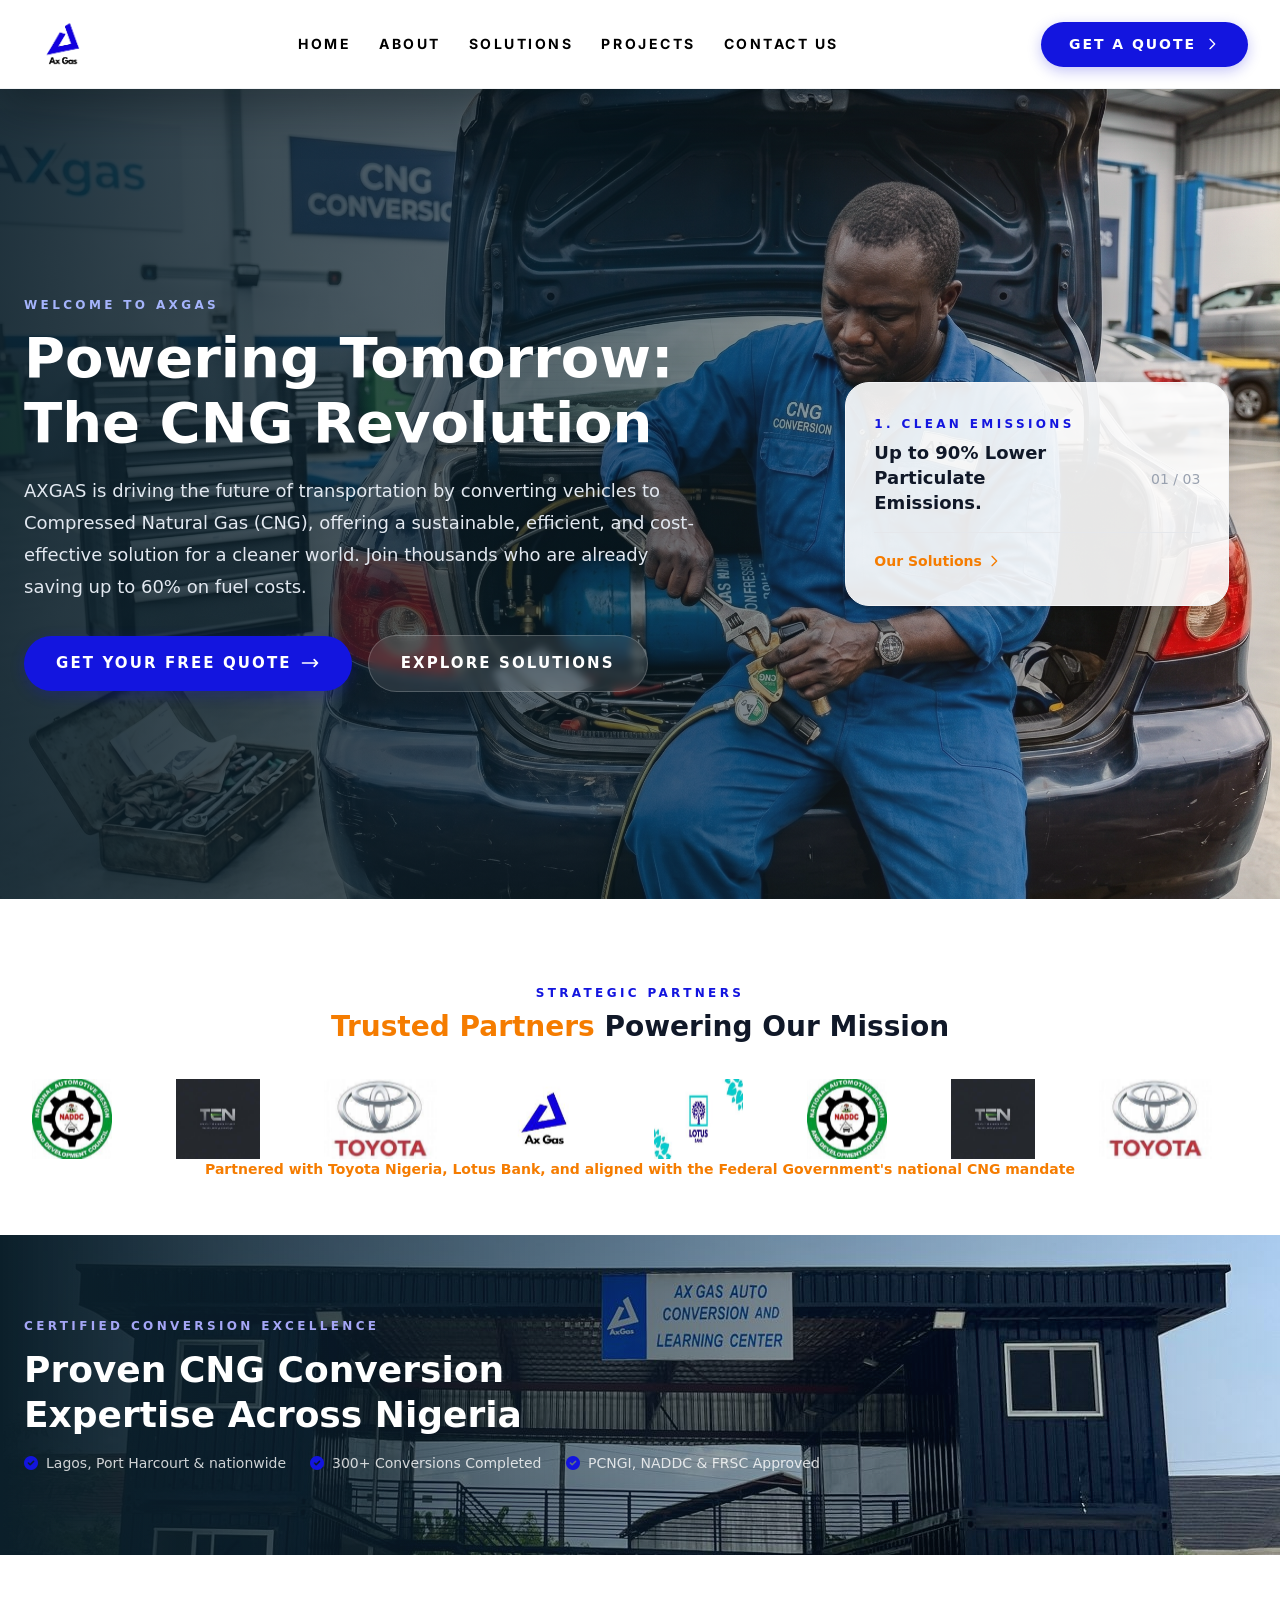
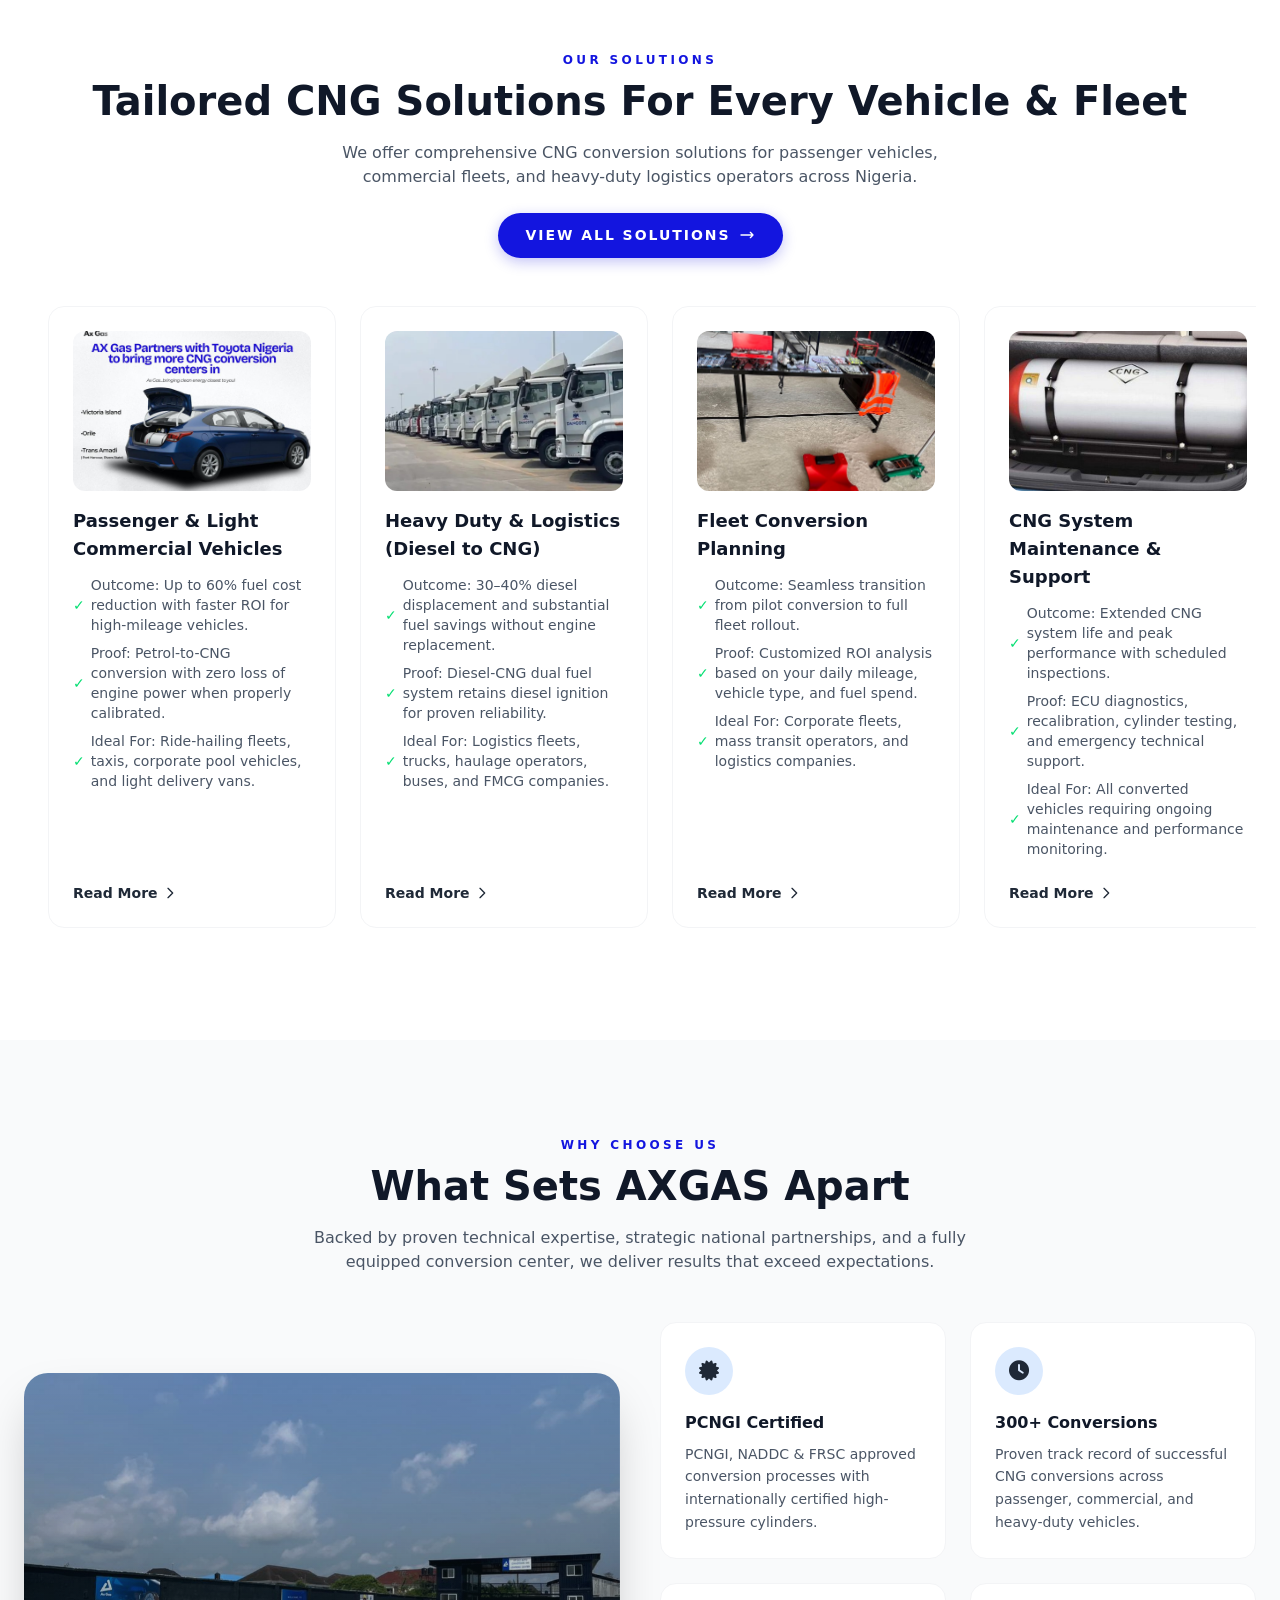
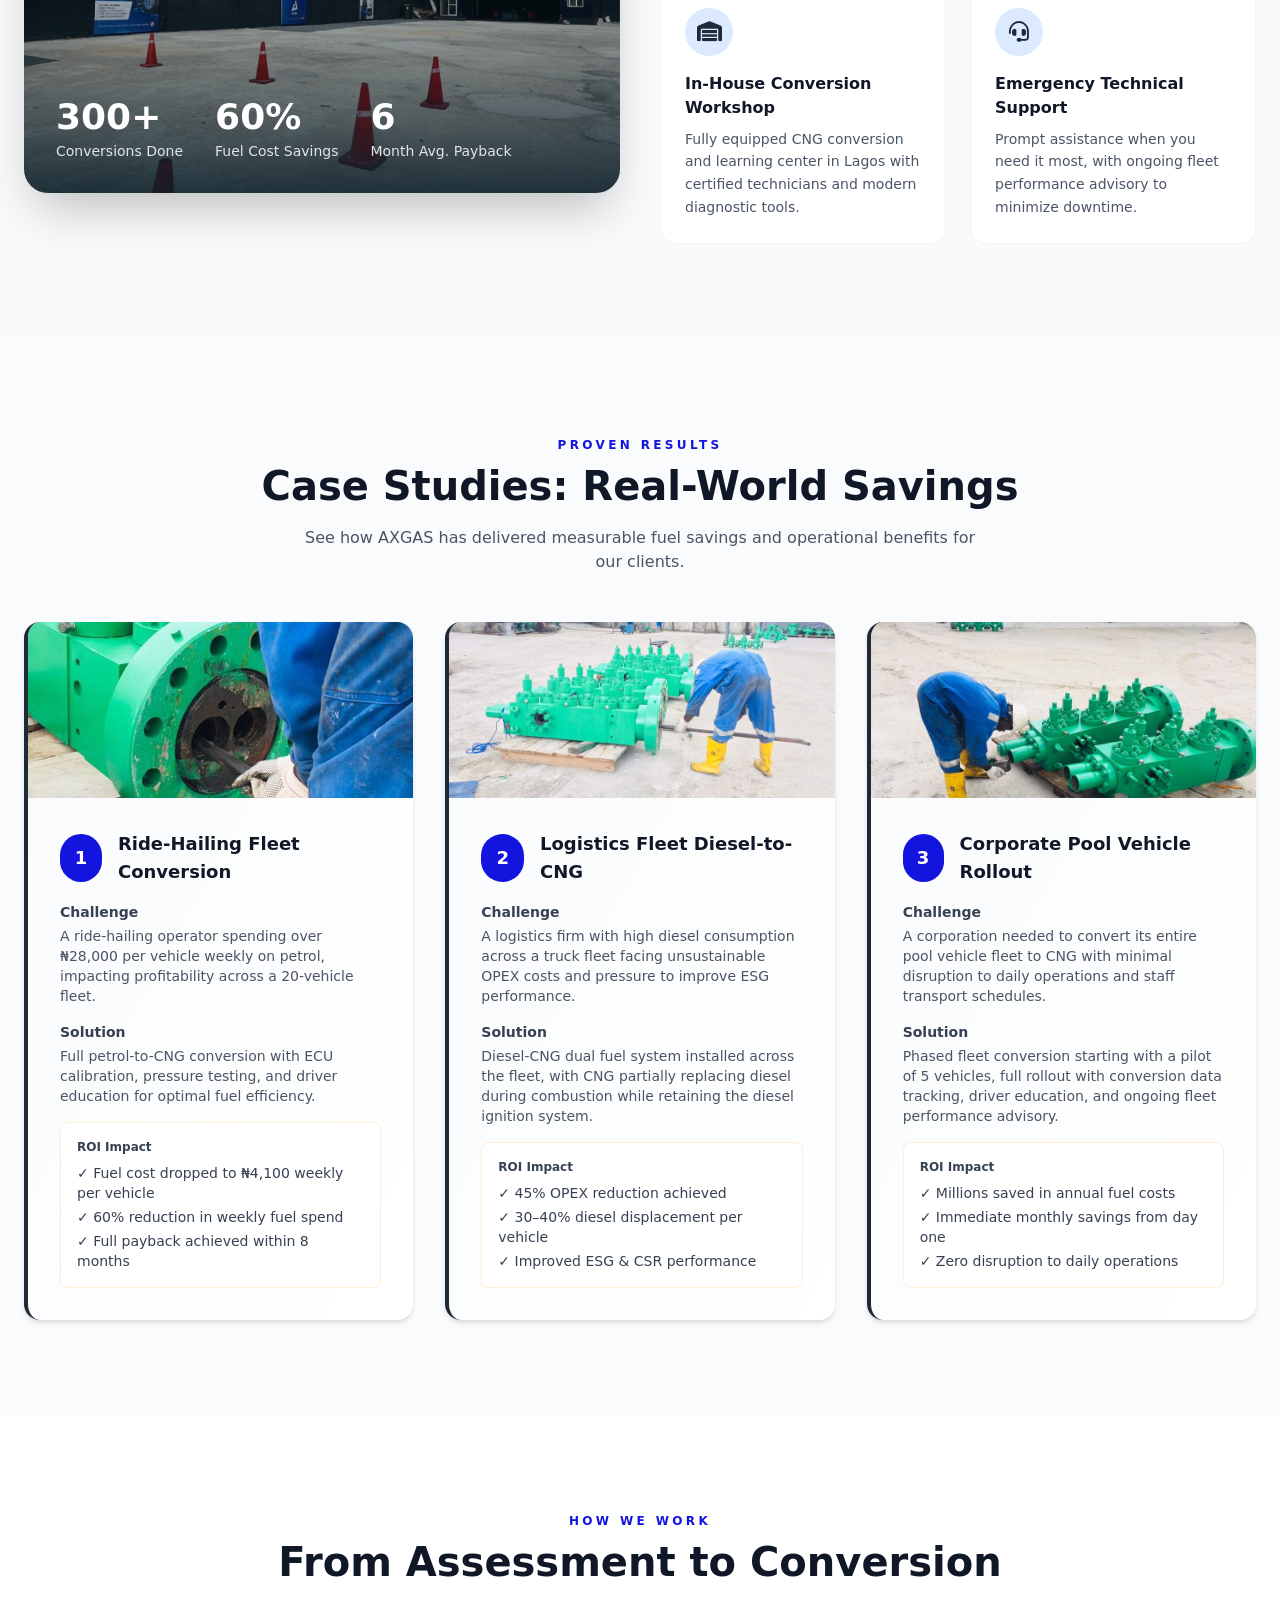
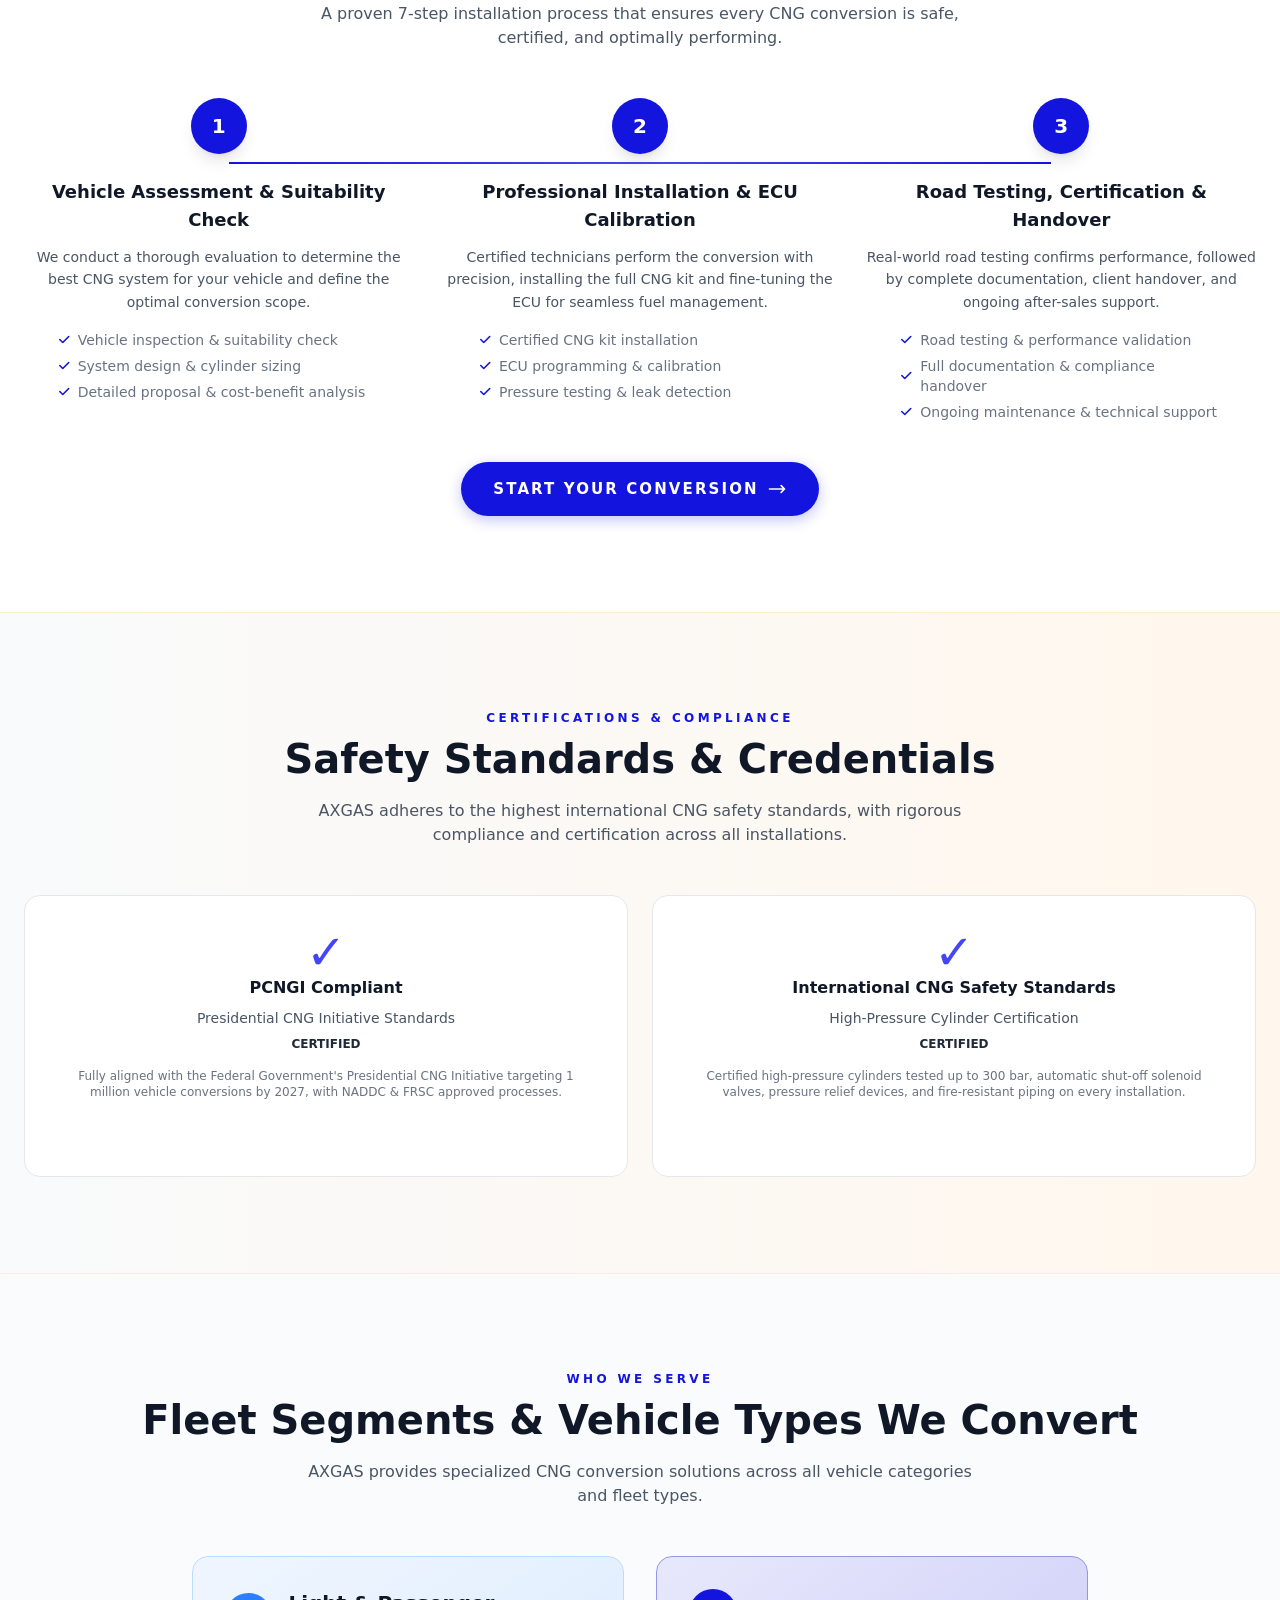
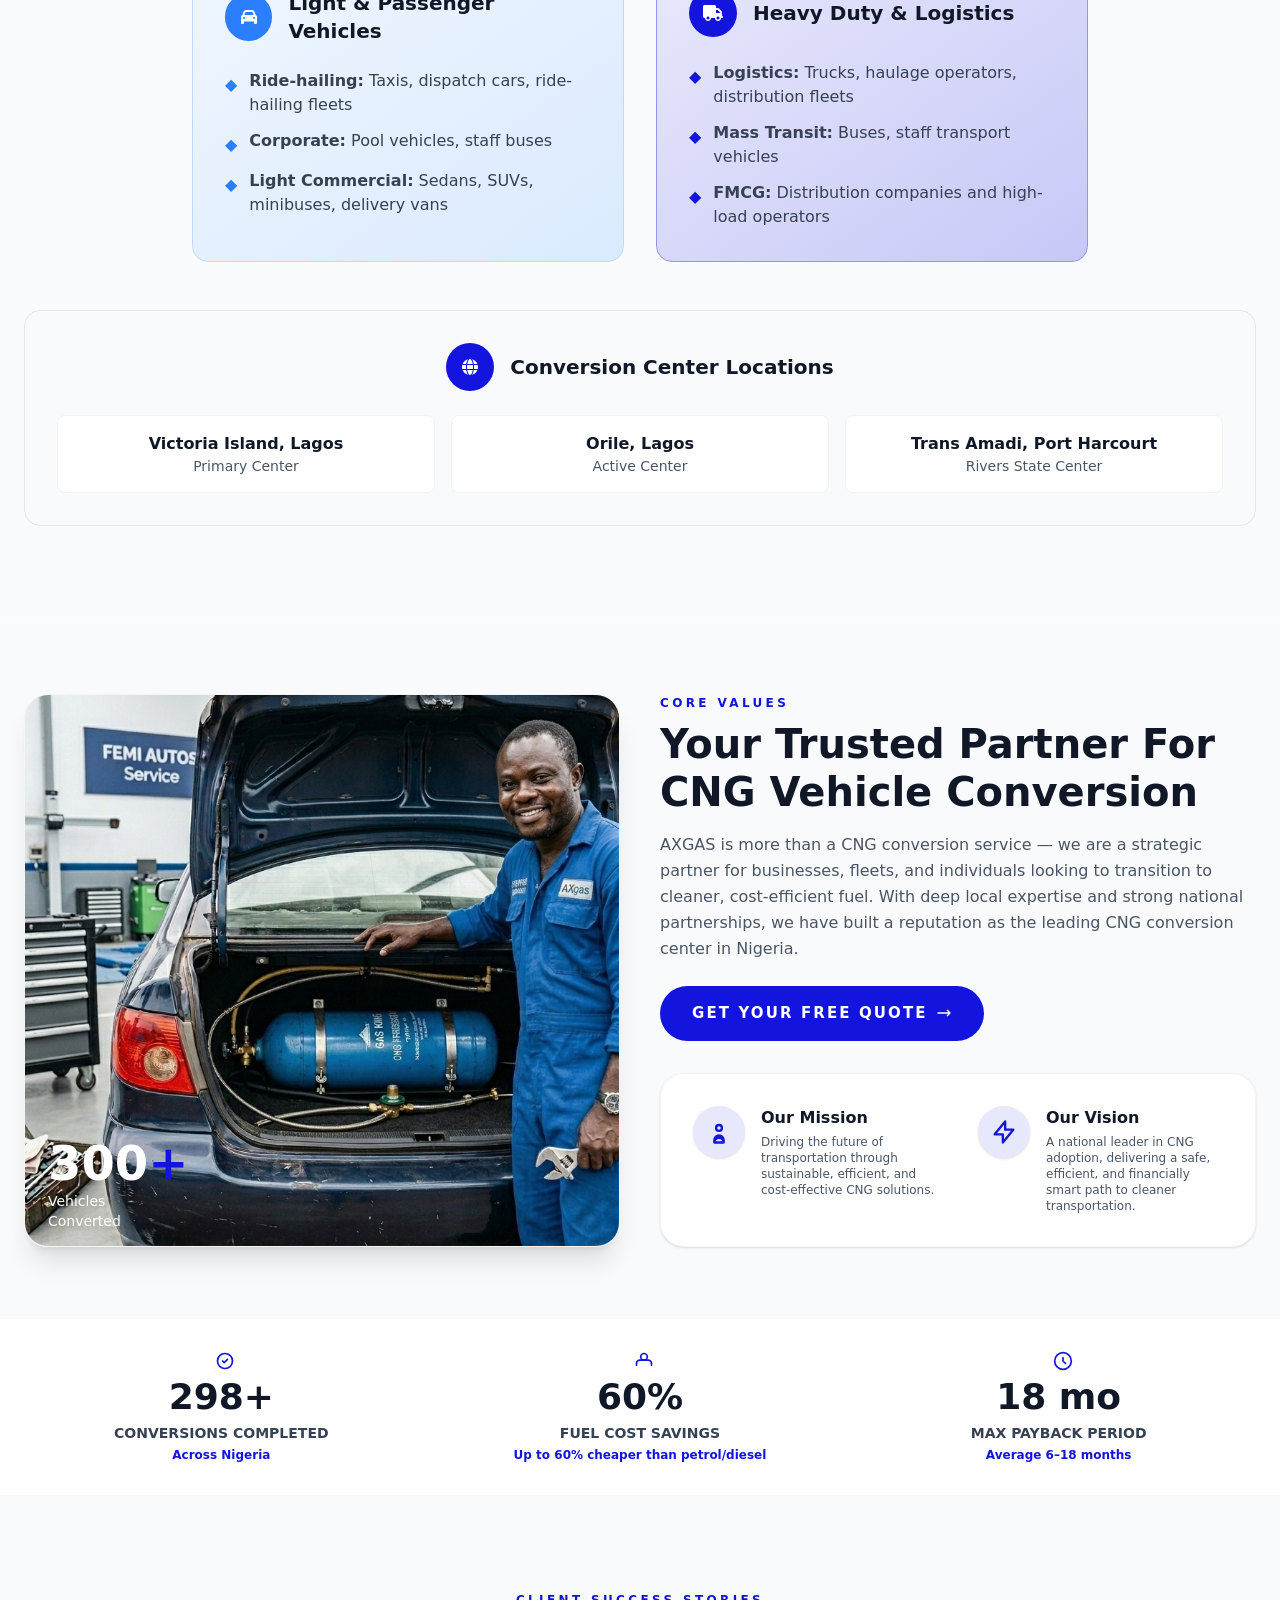
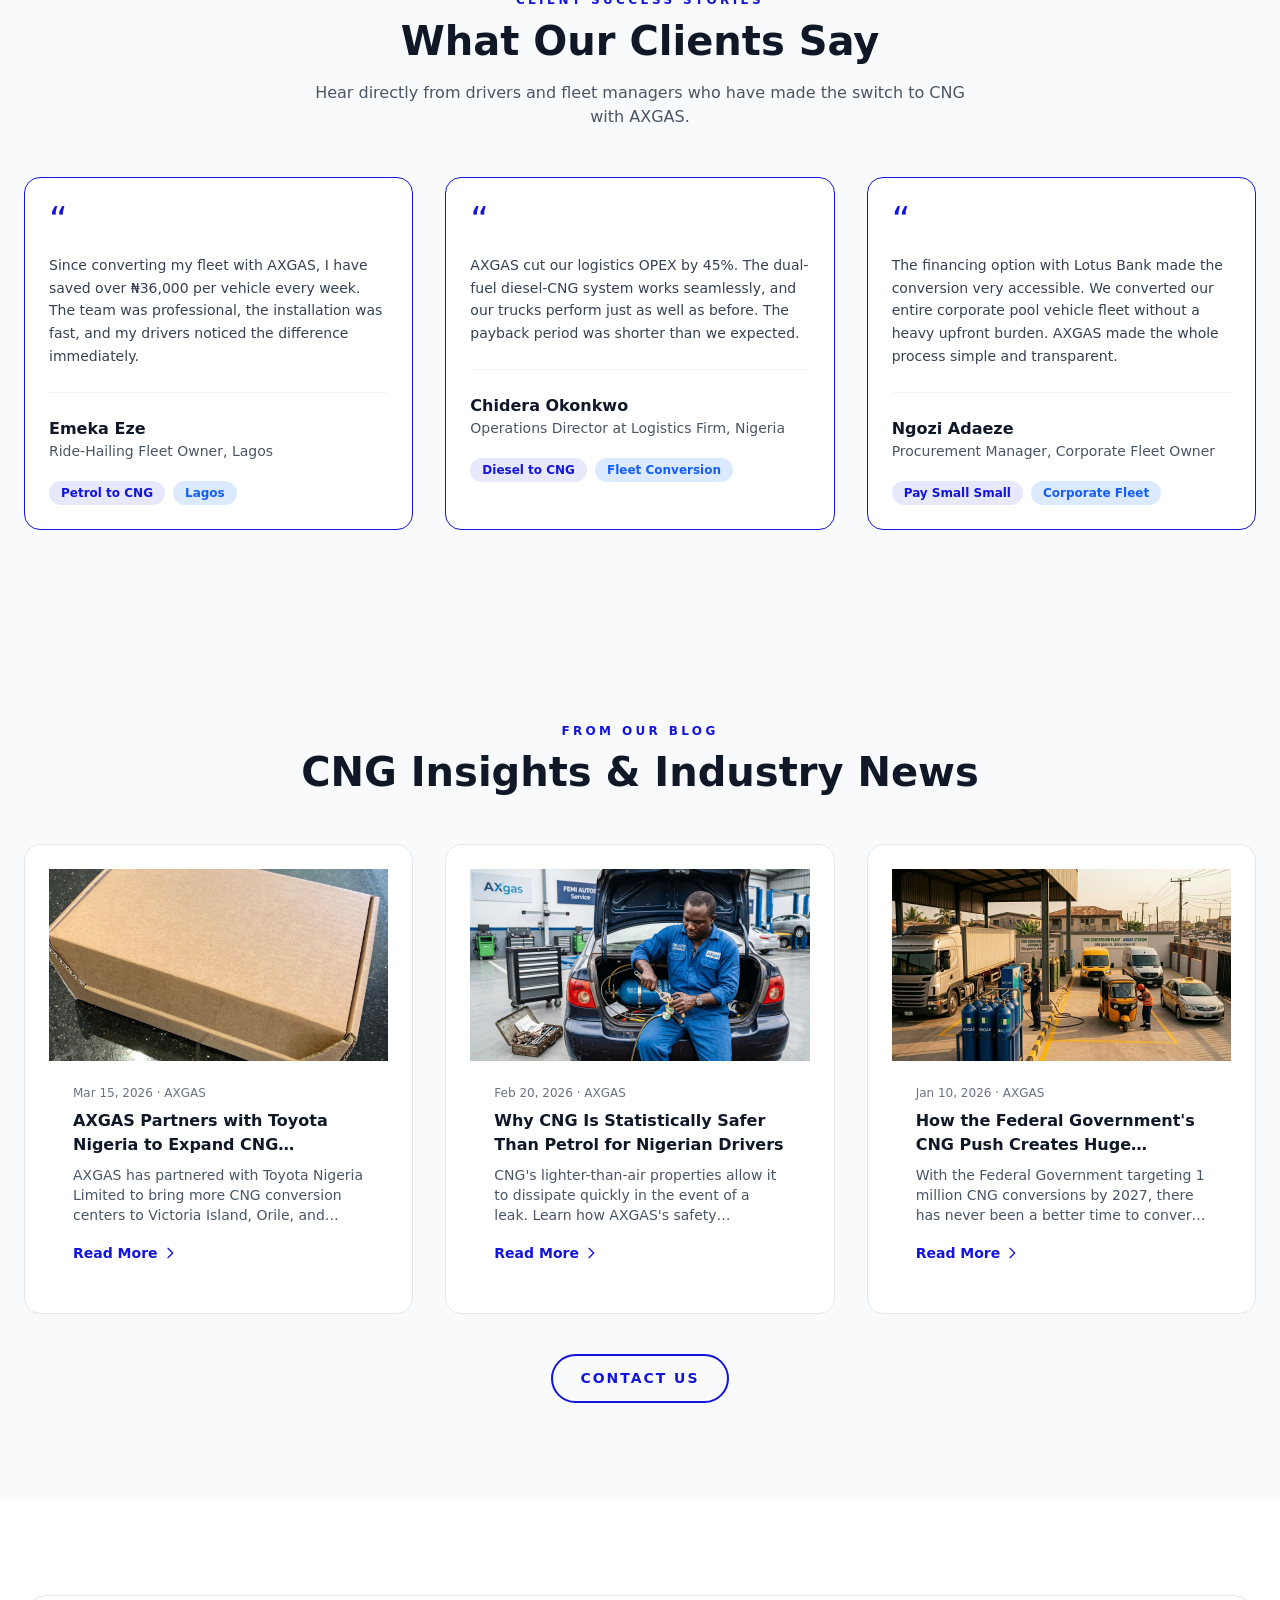
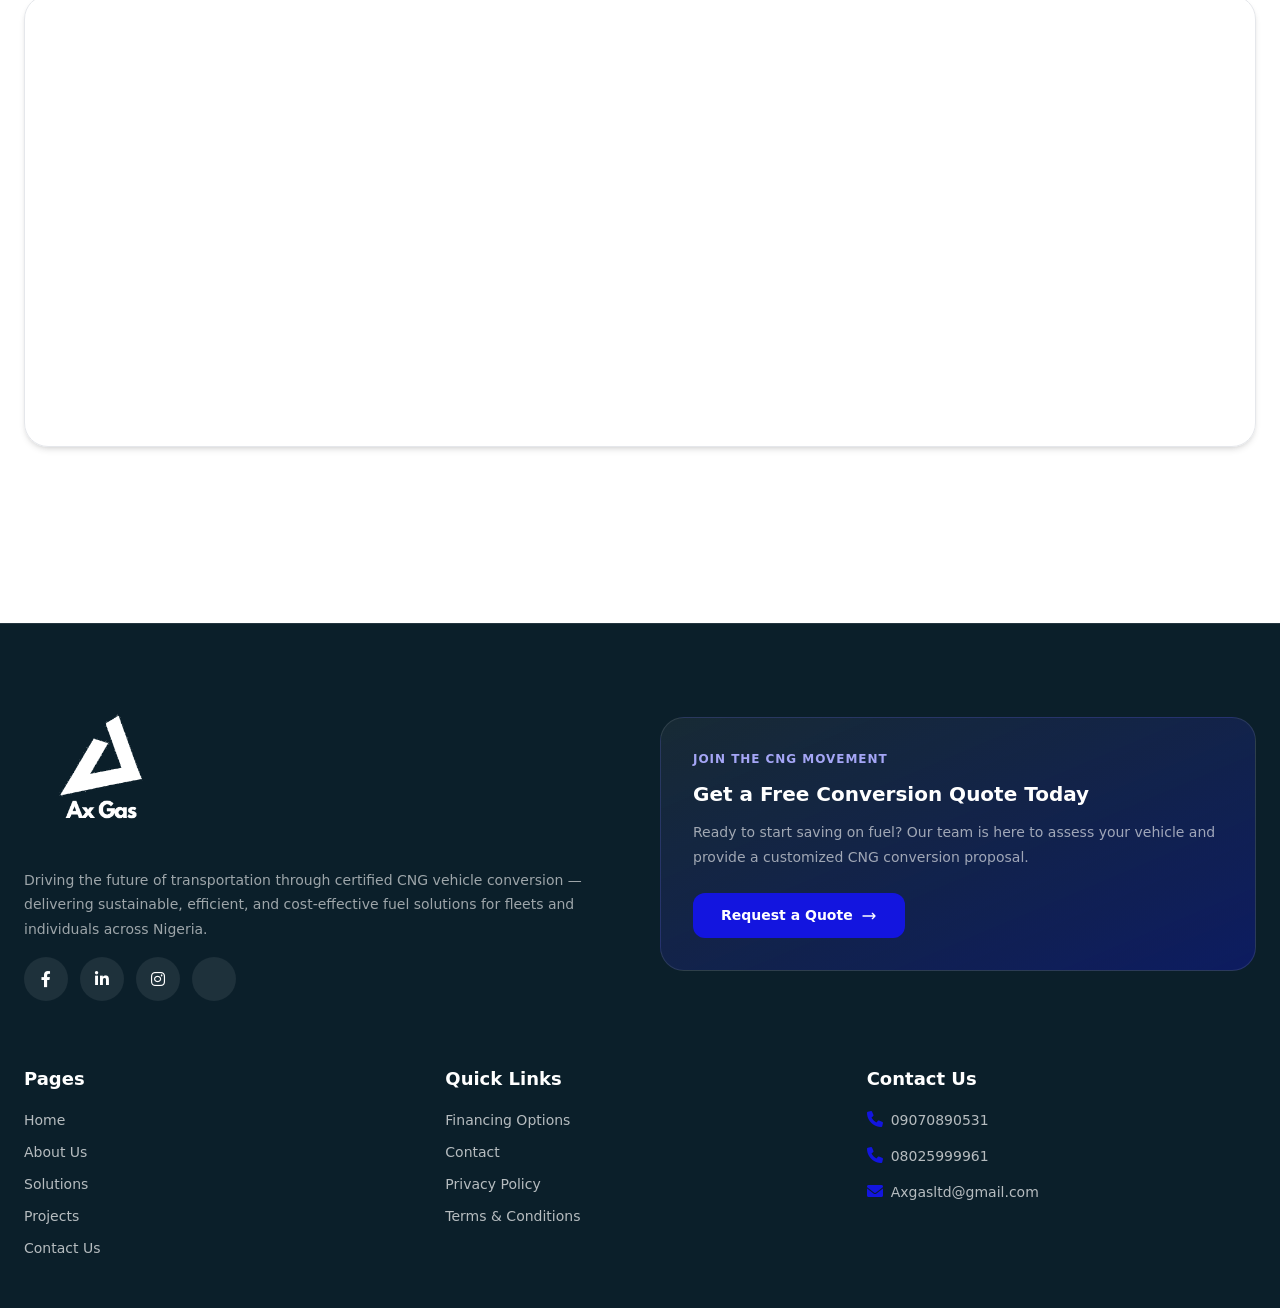
<file: index.html>
<!DOCTYPE html>
<html lang="en">
<head>
    <meta charset="UTF-8">
    <meta name="viewport" content="width=device-width, initial-scale=1.0">
    <meta name="description" content="AXGAS is driving the future of transportation by converting vehicles to Compressed Natural Gas (CNG), offering a sustainable, efficient, and cost-effective solution for a cleaner world.">
    <meta name="robots" content="index, follow">
    <title>Home | AXGAS – CNG Vehicle Conversion</title>

    <!-- Canonical -->
    <link rel="canonical" href="https://axgasltd.com/">

    <!-- Open Graph -->
    <meta property="og:title" content="Home | AXGAS – CNG Vehicle Conversion">
    <meta property="og:description" content="AXGAS is driving the future of transportation by converting vehicles to Compressed Natural Gas (CNG), offering a sustainable, efficient, and cost-effective solution for a cleaner world.">
    <meta property="og:type" content="website">
    <meta property="og:url" content="https://axgasltd.com/">
    <meta property="og:image" content="img/axgas-logo.png">
    <meta property="og:image:width" content="1200">
    <meta property="og:image:height" content="630">
    <meta property="og:site_name" content="AXGAS">

    <!-- Twitter Card -->
    <meta name="twitter:card" content="summary_large_image">
    <meta name="twitter:title" content="Home | AXGAS – CNG Vehicle Conversion">
    <meta name="twitter:description" content="AXGAS is driving the future of transportation by converting vehicles to Compressed Natural Gas (CNG), offering a sustainable, efficient, and cost-effective solution for a cleaner world.">
    <meta name="twitter:image" content="img/axgas-logo.png">

    <!-- Preconnect hints -->
    <link rel="preconnect" href="https://cdnjs.cloudflare.com" crossorigin>

    <!-- LCP image preload -->
        <link rel="preload" as="image" type="image/webp" href="img/oil-platform.webp" fetchpriority="high">
    
    <meta name="theme-color" content="#1315DF">
    <link rel="icon" href="img/cropped-siteicon-32x32.png" type="image/png">
    <link rel="apple-touch-icon" href="img/axgas-logo.png">
    <link rel="stylesheet" href="css/tailwind.css">
    <link rel="stylesheet" href="css/animate.css">
    <link rel="stylesheet" href="css/custom.css">
    <link rel="preload" href="https://cdnjs.cloudflare.com/ajax/libs/font-awesome/6.0.0/css/all.min.css" as="style" onload="this.onload=null;this.rel='stylesheet'">
    <noscript><link rel="stylesheet" href="https://cdnjs.cloudflare.com/ajax/libs/font-awesome/6.0.0/css/all.min.css"></noscript>
</head>
<body class="site-atmosphere min-h-screen text-gray-800 antialiased">

<!-- Skip to main content -->
<a href="#main-content" class="sr-only-text focus:not-sr-only focus:fixed focus:top-4 focus:left-4 focus:z-[9999] focus:px-4 focus:py-2 focus:bg-brand-orange focus:text-white focus:rounded-lg focus:text-sm focus:font-semibold focus:shadow-lg" style="position:absolute;width:1px;height:1px;padding:0;margin:-1px;overflow:hidden;clip:rect(0,0,0,0);white-space:nowrap;border:0;" onfocus="this.removeAttribute('style')" onblur="this.setAttribute('style','position:absolute;width:1px;height:1px;padding:0;margin:-1px;overflow:hidden;clip:rect(0,0,0,0);white-space:nowrap;border:0;')">
  Skip to main content
</a>

<header>
<!-- Navigation Bar -->
<nav class="sticky top-0 z-50 border-b brand-hairline bg-brand-base/95 px-4 py-3 shadow-brand backdrop-blur-md md:px-6 lg:px-8 transition-all duration-300" aria-label="Main navigation">
  <div class="mx-auto flex max-w-7xl items-center justify-between gap-4">
    <div class="flex items-center">
      <a href="index.html" aria-label="AXGAS home" class="block">
        <img src="img/axgas-logo.png" alt="AXGAS – CNG Vehicle Conversion" class="h-14 w-auto object-contain md:h-16 logo-image">
      </a>
    </div>
    <ul class="hidden md:flex items-center space-x-7 list-none m-0 p-0" role="menubar">
              <li role="none">
          <a href="index.html" role="menuitem" class="nav-link relative text-sm font-medium uppercase tracking-[0.18em] transition brand-link">Home</a>
        </li>
              <li role="none">
          <a href="about.html" role="menuitem" class="nav-link relative text-sm font-medium uppercase tracking-[0.18em] transition brand-link">About</a>
        </li>
              <li role="none">
          <a href="services.html" role="menuitem" class="nav-link relative text-sm font-medium uppercase tracking-[0.18em] transition brand-link">Solutions</a>
        </li>
              <li role="none">
          <a href="projects.html" role="menuitem" class="nav-link relative text-sm font-medium uppercase tracking-[0.18em] transition brand-link">Projects</a>
        </li>
              <li role="none">
          <a href="contact.html" role="menuitem" class="nav-link relative text-sm font-medium uppercase tracking-[0.18em] transition brand-link">Contact Us</a>
        </li>
          </ul>
    <div class="hidden md:block">
      <a href="contact.html#quote-form" class="btn btn-primary">
        Get a Quote
        <svg xmlns="http://www.w3.org/2000/svg" class="h-4 w-4 ml-2" fill="none" viewBox="0 0 24 24" stroke="currentColor" aria-hidden="true">
          <path stroke-linecap="round" stroke-linejoin="round" stroke-width="2" d="M9 5l7 7-7 7"/>
        </svg>
      </a>
    </div>
    <button id="mobile-menu-btn" class="md:hidden brand-panel flex h-11 w-11 items-center justify-center rounded-full text-white" aria-label="Open navigation menu" aria-expanded="false" aria-controls="mobile-menu">
      <svg xmlns="http://www.w3.org/2000/svg" class="h-6 w-6" fill="none" viewBox="0 0 24 24" stroke="currentColor" aria-hidden="true">
        <path stroke-linecap="round" stroke-linejoin="round" stroke-width="2" d="M4 6h16M4 12h16M4 18h16"/>
      </svg>
    </button>
  </div>
</nav>
</header>

<!-- Mobile Menu -->
<div id="mobile-menu" class="fixed inset-0 bg-black/60 z-50 hidden" role="dialog" aria-modal="true" aria-label="Navigation menu">
  <div class="absolute top-0 right-0 h-full w-72 brand-shell shadow-brand flex flex-col p-6 space-y-4 overflow-y-auto">
    <div class="flex items-center justify-between border-b brand-hairline pb-4">
      <img src="img/axgas-logo.png" alt="AXGAS – CNG Vehicle Conversion" class="h-12 w-auto object-contain logo-image">
      <button id="close-mobile-menu" class="brand-panel flex h-10 w-10 items-center justify-center rounded-full text-white" aria-label="Close navigation menu">
        <svg xmlns="http://www.w3.org/2000/svg" class="h-6 w-6" fill="none" viewBox="0 0 24 24" stroke="currentColor" aria-hidden="true">
          <path stroke-linecap="round" stroke-linejoin="round" stroke-width="2" d="M6 18L18 6M6 6l12 12"/>
        </svg>
      </button>
    </div>
   <nav aria-label="Mobile navigation">
  <ul class="space-y-1 list-none m-0 p-0">
    <li>
      <a href="index.html" class="block border-b brand-hairline py-3 text-sm uppercase tracking-[0.18em] brand-link">Home</a>
    </li>
    <li>
      <a href="about.html" class="block border-b brand-hairline py-3 text-sm uppercase tracking-[0.18em] brand-link">About</a>
    </li>
    <li>
      <a href="services.html" class="block border-b brand-hairline py-3 text-sm uppercase tracking-[0.18em] brand-link">Solutions</a>
    </li>
    <li>
      <a href="projects.html" class="block border-b brand-hairline py-3 text-sm uppercase tracking-[0.18em] brand-link">Projects</a>
    </li>
    <li>
      <a href="contact.html" class="block border-b brand-hairline py-3 text-sm uppercase tracking-[0.18em] brand-link">Contact Us</a>
    </li>
  </ul>
</nav>
    <a href="contact.html#quote-form" class="btn btn-primary justify-center mt-4">Get a Quote</a>
  </div>
</div>

<main id="main-content" role="main">
    
<!-- ============================================================
     SECTION: Hero
     ============================================================ -->
<section class="relative min-h-[90vh] flex items-center overflow-hidden" aria-label="Welcome hero">
  <!-- Hero background images (crossfade carousel) -->
  <div class="hero-carousel absolute inset-0" aria-hidden="true">
    <picture>
      <source>
      <img src="img/ea.jpeg" alt="" class="hero-slide hero-slide--active absolute inset-0 w-full h-full object-cover" loading="eager" fetchpriority="high" width="1920" height="1280" decoding="sync">
    </picture>
    <picture>
      <source>
      <img src="img/aaa.jpeg" alt="" class="hero-slide absolute inset-0 w-full h-full object-cover" loading="lazy" width="1920" height="1080" decoding="async">
    </picture>
    <picture>
      <source >
      <img src="img/ee.jpeg" alt="" class="hero-slide absolute inset-0 w-full h-full object-cover" loading="lazy" width="1920" height="1280" decoding="async">
    </picture>
    <div class="absolute inset-0 bg-gradient-to-r from-brand-base/90 via-brand-base/60 to-brand-orange/10"></div>
  </div>

  <div class="relative z-10 max-w-7xl mx-auto px-6 w-full flex items-center">
    <div class="w-full md:w-2/3">
      <p class="label-tag text-orange-300 mb-3 animate-fade-in-down">Welcome to AXGAS</p>
      <h1 class="heading-xl text-white max-w-4xl mb-5 drop-shadow animate-fade-in-down leading-tight">
        Powering Tomorrow:<br>The CNG Revolution
      </h1>
      <p class="max-w-2xl text-base md:text-lg mb-8 text-slate-200 animate-fade-in-up leading-8">
        AXGAS is driving the future of transportation by converting vehicles to Compressed Natural Gas (CNG), offering a sustainable, efficient, and cost-effective solution for a cleaner world. Join thousands who are already saving up to 60% on fuel costs.
      </p>
      <div class="flex flex-col gap-4 sm:flex-row sm:items-center">
        <a href="contact.html#quote-form" class="btn btn-primary btn-lg">
          Get Your Free Quote
          <svg xmlns="http://www.w3.org/2000/svg" class="ml-2 h-5 w-5" fill="none" viewBox="0 0 24 24" stroke="currentColor" stroke-width="2" aria-hidden="true">
            <path stroke-linecap="round" stroke-linejoin="round" d="M17 8l4 4m0 0l-4 4m4-4H3"/>
          </svg>
        </a>
        <a href="services.html" class="btn btn-secondary btn-lg">
          Explore Solutions
        </a>
      </div>
    </div>

    <!-- Rotating info card synced with hero images -->
    <div class="hidden md:block md:w-1/3 animate-fade-in-left">
      <div class="bg-white/90 shadow-xl py-8 px-7 rounded-3xl max-w-sm w-full z-30 border border-gray-100">
                <div class="hero-info-slide hero-info-slide--active" >
         <p class="label-tag mb-2" style="color: #1315DF;">1. Clean Emissions</p>
          <div class="flex justify-between items-center mb-4">
            <p class="font-bold text-lg max-w-[180px] leading-snug text-gray-900">Up to 90% Lower<br>Particulate Emissions.</p>
            <p class="text-gray-400 text-sm">01 / 03</p>
          </div>
        </div>
                <div class="hero-info-slide" style="display:none">
          <p class="label-tag  mb-2" style="color: #1315DF;"">2. Significant Fuel Savings</p>
          <div class="flex justify-between items-center mb-4">
            <p class="font-bold text-lg max-w-[180px] leading-snug text-gray-900">Save Up to 60%<br>on Fuel Costs.</p>
            <p class="text-gray-400 text-sm">02 / 03</p>
          </div>
        </div>
                <div class="hero-info-slide" style="display:none">
          <p class="label-tag  mb-2" style="color: #1315DF;">3. Future-Ready Fleets</p>
          <div class="flex justify-between items-center mb-4">
            <p class="font-bold text-lg max-w-[180px] leading-snug text-gray-900">Dual-Fuel<br>Operation.</p>
            <p class="text-gray-400 text-sm">03 / 03</p>
          </div>
        </div>
                <hr class="mb-4 border-t border-gray-200">
        <a href="services.html" class="text-sm font-semibold text-brand-orange inline-flex items-center hover:underline">
          Our Solutions
          <svg xmlns="http://www.w3.org/2000/svg" class="ml-1 h-4 w-4" fill="none" stroke="currentColor" stroke-width="2" viewBox="0 0 24 24" aria-hidden="true">
            <path stroke-linecap="round" stroke-linejoin="round" d="M9 5l7 7-7 7"/>
          </svg>
        </a>
      </div>
    </div>
  </div>

  <!-- Screen reader announcement for carousel -->
  <div class="sr-only" aria-live="polite" id="hero-announce"></div>
</section>

<!-- ============================================================
     SECTION: Partners - Trusted-by logo marquee
     ============================================================ -->
<section class="bg-white section-pad-sm overflow-hidden" aria-label="Trusted partnerships">
  <div class="max-w-7xl mx-auto px-6 text-center mb-8" data-parallax data-parallax-speed="0.08">
    <p class="label-tag mb-2">Strategic Partners</p>
    <h2 class="heading-md text-gray-900">
      <span class="text-brand-orange font-bold">Trusted Partners</span> Powering Our Mission
    </h2>
  </div>
    <div class="logo-marquee" aria-hidden="true" data-parallax data-parallax-speed="0.12">
    <div class="logo-marquee__track">
                        <img src="img/1.png" alt="Toyota Nigeria Limited" class="h-16 md:h-20 w-auto object-contain mx-8" loading="lazy">
                  <img src="img/2.png" alt="Lotus Bank Limited" class="h-16 md:h-20 w-auto object-contain mx-8" loading="lazy">
                  <img src="img/3.png" alt="PCNGI" class="h-16 md:h-20 w-auto object-contain mx-8" loading="lazy">
                  <img src="img/4.png" alt="NNPC" class="h-16 md:h-20 w-auto object-contain mx-8" loading="lazy">
                  <img src="img/5.png" alt="Axxela" class="h-16 md:h-20 w-auto object-contain mx-8" loading="lazy">
                  <img src="img/1.png" alt="Toyota Nigeria Limited" class="h-16 md:h-20 w-auto object-contain mx-8" loading="lazy">
                  <img src="img/2.png" alt="Lotus Bank Limited" class="h-16 md:h-20 w-auto object-contain mx-8" loading="lazy">
                  <img src="img/3.png" alt="PCNGI" class="h-16 md:h-20 w-auto object-contain mx-8" loading="lazy">
                  <img src="img/4.png" alt="NNPC" class="h-16 md:h-20 w-auto object-contain mx-8" loading="lazy">
                  <img src="img/5.png" alt="Axxela" class="h-16 md:h-20 w-auto object-contain mx-8" loading="lazy">
                  <img src="img/1.png" alt="Toyota Nigeria Limited" class="h-16 md:h-20 w-auto object-contain mx-8" loading="lazy">
                  <img src="img/2.png" alt="Lotus Bank Limited" class="h-16 md:h-20 w-auto object-contain mx-8" loading="lazy">
                  <img src="img/3.png" alt="PCNGI" class="h-16 md:h-20 w-auto object-contain mx-8" loading="lazy">
                  <img src="img/4.png" alt="NNPC" class="h-16 md:h-20 w-auto object-contain mx-8" loading="lazy">
                  <img src="img/5.png" alt="Axxela" class="h-16 md:h-20 w-auto object-contain mx-8" loading="lazy">
                 
                  </div>
  </div>
  <p class="text-center text-sm text-brand-orange font-semibold mt-8">Partnered with Toyota Nigeria, Lotus Bank, and aligned with the Federal Government's national CNG mandate</p>
</section>

<!-- ============================================================
     SECTION: Field Strip - Visual proof of operations
     ============================================================ -->
<section class="relative h-72 md:h-80 flex items-center overflow-hidden" aria-label="Conversion operations">
  <div class="absolute inset-0 bg-fixed bg-cover bg-center float-in-right float-in-strict" style="background-image: url('img/b.jpeg'); transition-delay: 0.08s;" aria-hidden="true"></div>
  <div class="absolute inset-0 bg-gradient-to-r from-brand-base via-brand-base/85 to-brand-base/30" aria-hidden="true"></div>
  <div class="relative z-10 max-w-7xl mx-auto px-6 w-full">
    <p class="label-tag mb-3 float-in-left float-in-strict" style="color: #a5a6f6; transition-delay: 0.12s;">Certified Conversion Excellence</p>
    <h2 class="text-3xl md:text-4xl font-bold text-white mb-4 max-w-xl leading-tight float-in-left float-in-strict" style="transition-delay: 0.28s;">
      Proven CNG Conversion<br>Expertise Across Nigeria
    </h2>
    <div class="flex flex-wrap gap-6 mt-2">
      <div class="flex items-center gap-2 text-white/80 text-sm font-medium float-in-left float-in-strict" style="transition-delay: 0.42s;">
        <i class="fas fa-check-circle" style="color: #1315DF;" aria-hidden="true"></i> Lagos, Port Harcourt &amp; nationwide
      </div>
      <div class="flex items-center gap-2 text-white/80 text-sm font-medium float-in-left float-in-strict" style="transition-delay: 0.56s;">
        <i class="fas fa-check-circle" style="color: #1315DF;" aria-hidden="true"></i> 300+ Conversions Completed
      </div>
      <div class="flex items-center gap-2 text-white/80 text-sm font-medium float-in-left float-in-strict" style="transition-delay: 0.7s;">
        <i class="fas fa-check-circle" style="color: #1315DF;" aria-hidden="true"></i> PCNGI, NADDC &amp; FRSC Approved
      </div>
    </div>
  </div>
</section>

<!-- ============================================================
     SECTION: Solutions Preview - Horizontally scrollable cards
     ============================================================ -->
<section class="relative bg-white/80 section-pad px-6 backdrop-blur-[1px]" aria-label="Solutions overview">
  <div class="max-w-7xl mx-auto text-center mb-12">
    <p class="label-tag mb-2">Our Solutions</p>
    <h2 class="heading-lg text-gray-900 mb-4">Tailored CNG Solutions For Every Vehicle &amp; Fleet</h2>
    <p class="text-gray-600 mb-6 max-w-2xl mx-auto">We offer comprehensive CNG conversion solutions for passenger vehicles, commercial fleets, and heavy-duty logistics operators across Nigeria.</p>
    <a href="services.html" class="btn btn-primary">
      View All Solutions
      <svg class="ml-2 h-4 w-4" fill="none" stroke="currentColor" stroke-width="2" viewBox="0 0 24 24" aria-hidden="true">
        <path stroke-linecap="round" stroke-linejoin="round" d="M17 8l4 4m0 0l-4 4m4-4H3"/>
      </svg>
    </a>
  </div>
  <div class="max-w-7xl mx-auto">
    <div class="flex gap-6 overflow-x-auto -mx-6 px-6 pb-4 snap-x snap-mandatory scrollbar-hide" style="scroll-padding: 0 1.5rem;" role="list">
            <div class="flex-shrink-0 w-72 snap-start bg-white border border-gray-100 rounded-2xl p-6 flex flex-col justify-between group hover:shadow-xl hover:border-brand-orange/30 transition-all duration-300" role="listitem" data-card-reveal>
        <div>
                     <img src="img/pp.jpg" alt="Passenger &amp; Light Commercial Vehicle Conversion" class="w-full h-40 object-cover rounded-xl mb-4 img-reveal" loading="lazy" decoding="async">
                    <h3 class="text-gray-900 text-lg font-bold mb-3" data-card-reveal-item>Passenger &amp; Light Commercial Vehicles</h3>
          <ul class="text-sm space-y-2 mb-6 list-none p-0">
                          <li class="flex items-center text-gray-600" data-card-reveal-item><span class="text-green-400 mr-1.5" aria-hidden="true">&#10003;</span> Outcome: Up to 60% fuel cost reduction with faster ROI for high-mileage vehicles.</li>
                          <li class="flex items-center text-gray-600" data-card-reveal-item><span class="text-green-400 mr-1.5" aria-hidden="true">&#10003;</span> Proof: Petrol-to-CNG conversion with zero loss of engine power when properly calibrated.</li>
                          <li class="flex items-center text-gray-600" data-card-reveal-item><span class="text-green-400 mr-1.5" aria-hidden="true">&#10003;</span> Ideal For: Ride-hailing fleets, taxis, corporate pool vehicles, and light delivery vans.</li>
                      </ul>
        </div>
        <a href="services.html" class="text-sm font-semibold text-brand-blue inline-flex items-center hover:underline" aria-label="Read more about Passenger &amp; Light Commercial Vehicle Conversion" data-card-reveal-item>
          Read More
          <svg class="ml-1 w-4 h-4" fill="none" stroke="currentColor" stroke-width="2" viewBox="0 0 24 24" aria-hidden="true">
            <path stroke-linecap="round" stroke-linejoin="round" d="M9 5l7 7-7 7"/>
          </svg>
        </a>
      </div>
            <div class="flex-shrink-0 w-72 snap-start bg-white border border-gray-100 rounded-2xl p-6 flex flex-col justify-between group hover:shadow-xl hover:border-brand-orange/30 transition-all duration-300" role="listitem" data-card-reveal>
        <div>
                      <img src="img/hgkgk.jpeg" alt="Heavy Duty &amp; Logistics Conversion" class="w-full h-40 object-cover rounded-xl mb-4 img-reveal" loading="lazy" decoding="async">
                    <h3 class="text-gray-900 text-lg font-bold mb-3" data-card-reveal-item>Heavy Duty &amp; Logistics (Diesel to CNG)</h3>
          <ul class="text-sm space-y-2 mb-6 list-none p-0">
                          <li class="flex items-center text-gray-600" data-card-reveal-item><span class="text-green-400 mr-1.5" aria-hidden="true">&#10003;</span> Outcome: 30–40% diesel displacement and substantial fuel savings without engine replacement.</li>
                          <li class="flex items-center text-gray-600" data-card-reveal-item><span class="text-green-400 mr-1.5" aria-hidden="true">&#10003;</span> Proof: Diesel-CNG dual fuel system retains diesel ignition for proven reliability.</li>
                          <li class="flex items-center text-gray-600" data-card-reveal-item><span class="text-green-400 mr-1.5" aria-hidden="true">&#10003;</span> Ideal For: Logistics fleets, trucks, haulage operators, buses, and FMCG companies.</li>
                      </ul>
        </div>
        <a href="services.html" class="text-sm font-semibold text-brand-blue inline-flex items-center hover:underline" aria-label="Read more about Heavy Duty &amp; Logistics Conversion" data-card-reveal-item>
          Read More
          <svg class="ml-1 w-4 h-4" fill="none" stroke="currentColor" stroke-width="2" viewBox="0 0 24 24" aria-hidden="true">
            <path stroke-linecap="round" stroke-linejoin="round" d="M9 5l7 7-7 7"/>
          </svg>
        </a>
      </div>
            <div class="flex-shrink-0 w-72 snap-start bg-white border border-gray-100 rounded-2xl p-6 flex flex-col justify-between group hover:shadow-xl hover:border-brand-orange/30 transition-all duration-300" role="listitem" data-card-reveal>
        <div>
                      <img src="img/g.jpeg" alt="Fleet Conversion Planning" class="w-full h-40 object-cover rounded-xl mb-4 img-reveal" loading="lazy" decoding="async">
                    <h3 class="text-gray-900 text-lg font-bold mb-3" data-card-reveal-item>Fleet Conversion Planning</h3>
          <ul class="text-sm space-y-2 mb-6 list-none p-0">
                          <li class="flex items-center text-gray-600" data-card-reveal-item><span class="text-green-400 mr-1.5" aria-hidden="true">&#10003;</span> Outcome: Seamless transition from pilot conversion to full fleet rollout.</li>
                          <li class="flex items-center text-gray-600" data-card-reveal-item><span class="text-green-400 mr-1.5" aria-hidden="true">&#10003;</span> Proof: Customized ROI analysis based on your daily mileage, vehicle type, and fuel spend.</li>
                          <li class="flex items-center text-gray-600" data-card-reveal-item><span class="text-green-400 mr-1.5" aria-hidden="true">&#10003;</span> Ideal For: Corporate fleets, mass transit operators, and logistics companies.</li>
                      </ul>
        </div>
        <a href="services.html" class="text-sm font-semibold text-brand-blue inline-flex items-center hover:underline" aria-label="Read more about Fleet Conversion Planning" data-card-reveal-item>
          Read More
          <svg class="ml-1 w-4 h-4" fill="none" stroke="currentColor" stroke-width="2" viewBox="0 0 24 24" aria-hidden="true">
            <path stroke-linecap="round" stroke-linejoin="round" d="M9 5l7 7-7 7"/>
          </svg>
        </a>
      </div>
            <div class="flex-shrink-0 w-72 snap-start bg-white border border-gray-100 rounded-2xl p-6 flex flex-col justify-between group hover:shadow-xl hover:border-brand-orange/30 transition-all duration-300" role="listitem" data-card-reveal>
        <div>
                      <img src="img/cng-750x375.jpg" alt="CNG System Maintenance &amp; Support" class="w-full h-40 object-cover rounded-xl mb-4 img-reveal" loading="lazy" decoding="async">
                    <h3 class="text-gray-900 text-lg font-bold mb-3" data-card-reveal-item>CNG System Maintenance &amp; Support</h3>
          <ul class="text-sm space-y-2 mb-6 list-none p-0">
                          <li class="flex items-center text-gray-600" data-card-reveal-item><span class="text-green-400 mr-1.5" aria-hidden="true">&#10003;</span> Outcome: Extended CNG system life and peak performance with scheduled inspections.</li>
                          <li class="flex items-center text-gray-600" data-card-reveal-item><span class="text-green-400 mr-1.5" aria-hidden="true">&#10003;</span> Proof: ECU diagnostics, recalibration, cylinder testing, and emergency technical support.</li>
                          <li class="flex items-center text-gray-600" data-card-reveal-item><span class="text-green-400 mr-1.5" aria-hidden="true">&#10003;</span> Ideal For: All converted vehicles requiring ongoing maintenance and performance monitoring.</li>
                      </ul>
        </div>
        <a href="services.html" class="text-sm font-semibold text-brand-blue inline-flex items-center hover:underline" aria-label="Read more about CNG System Maintenance &amp; Support" data-card-reveal-item>
          Read More
          <svg class="ml-1 w-4 h-4" fill="none" stroke="currentColor" stroke-width="2" viewBox="0 0 24 24" aria-hidden="true">
            <path stroke-linecap="round" stroke-linejoin="round" d="M9 5l7 7-7 7"/>
          </svg>
        </a>
      </div>
            <div class="flex-shrink-0 w-72 snap-start bg-white border border-gray-100 rounded-2xl p-6 flex flex-col justify-between group hover:shadow-xl hover:border-brand-orange/30 transition-all duration-300" role="listitem" data-card-reveal>
        <div>
                      <img src="img/services/e957976aad6c3e50a14a82c8146a0588.jpg" alt="CNG Financing – Convert Now, Pay Small Small" class="w-full h-40 object-cover rounded-xl mb-4 img-reveal" loading="lazy" decoding="async">
                    <h3 class="text-gray-900 text-lg font-bold mb-3" data-card-reveal-item>CNG Financing – Pay Small Small</h3>
          <ul class="text-sm space-y-2 mb-6 list-none p-0">
                          <li class="flex items-center text-gray-600" data-card-reveal-item><span class="text-green-400 mr-1.5" aria-hidden="true">&#10003;</span> Outcome: Lower upfront cost with flexible repayment plans backed by Lotus Bank.</li>
                          <li class="flex items-center text-gray-600" data-card-reveal-item><span class="text-green-400 mr-1.5" aria-hidden="true">&#10003;</span> Proof: Microfinance bank partnership making CNG accessible to individuals and fleets.</li>
                          <li class="flex items-center text-gray-600" data-card-reveal-item><span class="text-green-400 mr-1.5" aria-hidden="true">&#10003;</span> Ideal For: Individual vehicle owners and businesses managing upfront conversion costs.</li>
                      </ul>
        </div>
        <a href="services.html" class="text-sm font-semibold text-brand-blue inline-flex items-center hover:underline" aria-label="Read more about CNG Financing" data-card-reveal-item>
          Read More
          <svg class="ml-1 w-4 h-4" fill="none" stroke="currentColor" stroke-width="2" viewBox="0 0 24 24" aria-hidden="true">
            <path stroke-linecap="round" stroke-linejoin="round" d="M9 5l7 7-7 7"/>
          </svg>
        </a>
      </div>
            <div class="flex-shrink-0 w-72 snap-start bg-white border border-gray-100 rounded-2xl p-6 flex flex-col justify-between group hover:shadow-xl hover:border-brand-orange/30 transition-all duration-300" role="listitem" data-card-reveal>
        <div>
                      <img src="img/services/f6e46c0b3410b966b5508b829800c334.jpg" alt="Safety, Compliance &amp; Certification" class="w-full h-40 object-cover rounded-xl mb-4 img-reveal" loading="lazy" decoding="async">
                    <h3 class="text-gray-900 text-lg font-bold mb-3" data-card-reveal-item>Safety, Compliance &amp; Certification</h3>
          <ul class="text-sm space-y-2 mb-6 list-none p-0">
                          <li class="flex items-center text-gray-600" data-card-reveal-item><span class="text-green-400 mr-1.5" aria-hidden="true">&#10003;</span> Outcome: Every installation is documented, traceable, and compliant with international standards.</li>
                          <li class="flex items-center text-gray-600" data-card-reveal-item><span class="text-green-400 mr-1.5" aria-hidden="true">&#10003;</span> Proof: PCNGI, NADDC &amp; FRSC approved processes with certified high-pressure cylinders up to 300 bar.</li>
                          <li class="flex items-center text-gray-600" data-card-reveal-item><span class="text-green-400 mr-1.5" aria-hidden="true">&#10003;</span> Ideal For: Fleet managers requiring regulatory compliance and warranty documentation.</li>
                      </ul>
        </div>
        <a href="services.html" class="text-sm font-semibold text-brand-blue inline-flex items-center hover:underline" aria-label="Read more about Safety, Compliance &amp; Certification" data-card-reveal-item>
          Read More
          <svg class="ml-1 w-4 h-4" fill="none" stroke="currentColor" stroke-width="2" viewBox="0 0 24 24" aria-hidden="true">
            <path stroke-linecap="round" stroke-linejoin="round" d="M9 5l7 7-7 7"/>
          </svg>
        </a>
      </div>
          </div>
    <p class="text-center text-sm text-gray-400 mt-2 md:hidden">Swipe to see more solutions</p>
  </div>
</section>

<!-- ============================================================
     SECTION: Why Choose Us
     ============================================================ -->
<section class="bg-gray-50 section-pad" aria-label="Why choose AXGAS">
  <div class="max-w-7xl mx-auto px-6">
    <div class="text-center mb-12">
      <p class="label-tag mb-2">Why Choose Us</p>
      <h2 class="heading-lg text-gray-900 mb-4">What Sets AXGAS Apart</h2>
      <p class="text-gray-600 max-w-2xl mx-auto">Backed by proven technical expertise, strategic national partnerships, and a fully equipped conversion center, we deliver results that exceed expectations.</p>
    </div>
    <div class="grid lg:grid-cols-2 gap-10 items-center">
      <!-- Left: Photo panel -->
      <div class="relative rounded-3xl overflow-hidden shadow-2xl min-h-[420px]">
        <img src="img/c.jpeg" alt="AXGAS CNG conversion center" class="absolute inset-0 w-full h-full object-cover img-reveal" loading="lazy" decoding="async">
        <div class="absolute inset-0 bg-gradient-to-t from-brand-base/90 via-brand-base/30 to-transparent"></div>
        <div class="absolute bottom-0 left-0 right-0 p-8">
          <div class="flex gap-8">
            <div>
              <p class="text-4xl font-bold text-white">300<span class="text-brand-blue">+</span></p>
              <p class="text-sm text-white/85 mt-1">Conversions Done</p>
            </div>
            <div>
              <p class="text-4xl font-bold text-white">60<span class="text-brand-blue">%</span></p>
              <p class="text-sm text-white/85 mt-1">Fuel Cost Savings</p>
            </div>
            <div>
              <p class="text-4xl font-bold text-white">6</p>
              <p class="text-sm text-white/85 mt-1">Month Avg. Payback</p>
            </div>
          </div>
        </div>
      </div>
      <!-- Right: Feature grid -->
      <div class="grid sm:grid-cols-2 gap-6" data-card-grid-reveal>
                <div class="bg-white border border-gray-100 rounded-2xl p-6 hover:border-brand-blue hover:shadow-md transition group" data-card-grid-item>
          <div class="bg-blue-100 text-brand-blue w-12 h-12 rounded-full flex items-center justify-center mb-4 group-hover:bg-brand-blue group-hover:text-white transition">
            <i class="fas fa-certificate fa-lg" aria-hidden="true"></i>
          </div>
          <h3 class="text-gray-900 font-semibold text-base mb-2">PCNGI Certified</h3>
          <p class="text-gray-600 text-sm leading-relaxed">PCNGI, NADDC &amp; FRSC approved conversion processes with internationally certified high-pressure cylinders.</p>
        </div>
                <div class="bg-white border border-gray-100 rounded-2xl p-6 hover:border-brand-blue hover:shadow-md transition group" data-card-grid-item>
          <div class="bg-blue-100 text-brand-blue w-12 h-12 rounded-full flex items-center justify-center mb-4 group-hover:bg-brand-blue group-hover:text-white transition">
            <i class="fas fa-clock fa-lg" aria-hidden="true"></i>
          </div>
          <h3 class="text-gray-900 font-semibold text-base mb-2">300+ Conversions</h3>
          <p class="text-gray-600 text-sm leading-relaxed">Proven track record of successful CNG conversions across passenger, commercial, and heavy-duty vehicles.</p>
        </div>
                <div class="bg-white border border-gray-100 rounded-2xl p-6 hover:border-brand-blue hover:shadow-md transition group" data-card-grid-item>
          <div class="bg-blue-100 text-brand-blue w-12 h-12 rounded-full flex items-center justify-center mb-4 group-hover:bg-brand-blue group-hover:text-white transition">
            <i class="fas fa-warehouse fa-lg" aria-hidden="true"></i>
          </div>
          <h3 class="text-gray-900 font-semibold text-base mb-2">In-House Conversion Workshop</h3>
          <p class="text-gray-600 text-sm leading-relaxed">Fully equipped CNG conversion and learning center in Lagos with certified technicians and modern diagnostic tools.</p>
        </div>
                <div class="bg-white border border-gray-100 rounded-2xl p-6 hover:border-brand-blue hover:shadow-md transition group" data-card-grid-item>
          <div class="bg-blue-100 text-brand-blue w-12 h-12 rounded-full flex items-center justify-center mb-4 group-hover:bg-brand-blue group-hover:text-white transition">
            <i class="fas fa-headset fa-lg" aria-hidden="true"></i>
          </div>
          <h3 class="text-gray-900 font-semibold text-base mb-2">Emergency Technical Support</h3>
          <p class="text-gray-600 text-sm leading-relaxed">Prompt assistance when you need it most, with ongoing fleet performance advisory to minimize downtime.</p>
        </div>
              </div>
    </div>
  </div>
</section>

<!-- ============================================================
     SECTION: Case Studies
     ============================================================ -->
<section class="bg-slate-50/80 section-pad backdrop-blur-[1px]" aria-label="Client case studies">
  <div class="max-w-7xl mx-auto px-6">
    <div class="text-center mb-12">
      <p class="label-tag mb-2">Proven Results</p>
      <h2 class="heading-lg text-gray-900 mb-4">Case Studies: Real-World Savings</h2>
      <p class="text-gray-600 max-w-2xl mx-auto">See how AXGAS has delivered measurable fuel savings and operational benefits for our clients.</p>
    </div>
    <div class="grid md:grid-cols-3 gap-8">
      <!-- Case Study 1 -->
      <div class="border-l-4 border-brand-blue bg-gradient-to-br from-blue-100 to-white rounded-2xl shadow-md hover:shadow-lg transition group overflow-hidden">
        <img src="img/projects/u1.jpg" alt="Ride-hailing fleet CNG conversion" class="w-full h-44 object-cover" loading="lazy">
        <div class="p-8">
        <div class="flex items-center mb-4">
          <div class="text-white w-12 h-12 rounded-full flex items-center justify-center font-bold text-lg" style="background-color: #1315DF;" aria-hidden="true">1</div>
          <h3 class="text-lg font-bold text-gray-900 ml-4">Ride-Hailing Fleet Conversion</h3>
        </div>
        <div class="space-y-4">
          <div>
            <p class="text-sm font-semibold text-gray-700 mb-1">Challenge</p>
            <p class="text-sm text-gray-600">A ride-hailing operator spending over ₦28,000 per vehicle weekly on petrol, impacting profitability across a 20-vehicle fleet.</p>
          </div>
          <div>
            <p class="text-sm font-semibold text-gray-700 mb-1">Solution</p>
            <p class="text-sm text-gray-600">Full petrol-to-CNG conversion with ECU calibration, pressure testing, and driver education for optimal fuel efficiency.</p>
          </div>
          <div class="bg-white rounded-lg p-4 border border-orange-100">
            <p class="text-xs font-semibold text-gray-700 mb-2">ROI Impact</p>
            <ul class="text-sm text-gray-700 space-y-1">
              <li>✓ Fuel cost dropped to ₦4,100 weekly per vehicle</li>
              <li>✓ 60% reduction in weekly fuel spend</li>
              <li>✓ Full payback achieved within 8 months</li>
            </ul>
          </div>
        </div>
        </div>
      </div>

      <!-- Case Study 2 -->
      <div class="border-l-4 border-brand-blue bg-gradient-to-br from-blue-100 to-white rounded-2xl shadow-md hover:shadow-lg transition group overflow-hidden">
        <img src="img/projects/u3.jpg" alt="Logistics fleet diesel to CNG conversion" class="w-full h-44 object-cover" loading="lazy">
        <div class="p-8">
        <div class="flex items-center mb-4">
        <div class="text-white w-12 h-12 rounded-full flex items-center justify-center font-bold text-lg" style="background-color: #1315DF;" aria-hidden="true">2</div>
          <h3 class="text-lg font-bold text-gray-900 ml-4">Logistics Fleet Diesel-to-CNG</h3>
        </div>
        <div class="space-y-4">
          <div>
            <p class="text-sm font-semibold text-gray-700 mb-1">Challenge</p>
            <p class="text-sm text-gray-600">A logistics firm with high diesel consumption across a truck fleet facing unsustainable OPEX costs and pressure to improve ESG performance.</p>
          </div>
          <div>
            <p class="text-sm font-semibold text-gray-700 mb-1">Solution</p>
            <p class="text-sm text-gray-600">Diesel-CNG dual fuel system installed across the fleet, with CNG partially replacing diesel during combustion while retaining the diesel ignition system.</p>
          </div>
          <div class="bg-white rounded-lg p-4 border border-orange-100">
            <p class="text-xs font-semibold text-gray-700 mb-2">ROI Impact</p>
            <ul class="text-sm text-gray-700 space-y-1">
              <li>✓ 45% OPEX reduction achieved</li>
              <li>✓ 30–40% diesel displacement per vehicle</li>
              <li>✓ Improved ESG &amp; CSR performance</li>
            </ul>
          </div>
        </div>
        </div>
      </div>

      <!-- Case Study 3 -->
      <div class="border-l-4 border-brand-blue bg-gradient-to-br from-orange-100 to-white rounded-2xl shadow-md hover:shadow-lg transition group overflow-hidden">
        <img src="img/projects/u6.jpg" alt="Corporate pool vehicle CNG conversion" class="w-full h-44 object-cover" loading="lazy">
        <div class="p-8">
        <div class="flex items-center mb-4">
         <div class="text-white w-12 h-12 rounded-full flex items-center justify-center font-bold text-lg" style="background-color: #1315DF;" aria-hidden="true">3</div>
          <h3 class="text-lg font-bold text-gray-900 ml-4">Corporate Pool Vehicle Rollout</h3>
        </div>
        <div class="space-y-4">
          <div>
            <p class="text-sm font-semibold text-gray-700 mb-1">Challenge</p>
            <p class="text-sm text-gray-600">A corporation needed to convert its entire pool vehicle fleet to CNG with minimal disruption to daily operations and staff transport schedules.</p>
          </div>
          <div>
            <p class="text-sm font-semibold text-gray-700 mb-1">Solution</p>
            <p class="text-sm text-gray-600">Phased fleet conversion starting with a pilot of 5 vehicles, full rollout with conversion data tracking, driver education, and ongoing fleet performance advisory.</p>
          </div>
          <div class="bg-white rounded-lg p-4 border border-orange-100">
            <p class="text-xs font-semibold text-gray-700 mb-2">ROI Impact</p>
            <ul class="text-sm text-gray-700 space-y-1">
              <li>✓ Millions saved in annual fuel costs</li>
              <li>✓ Immediate monthly savings from day one</li>
              <li>✓ Zero disruption to daily operations</li>
            </ul>
          </div>
        </div>
        </div>
      </div>
    </div>
  </div>
</section>

<!-- ============================================================
     SECTION: How We Work - Installation Process
     ============================================================ -->
<section class="bg-white/80 section-pad backdrop-blur-[1px]" aria-label="How we work">
  <div class="max-w-7xl mx-auto px-6">
    <div class="text-center mb-12">
      <p class="label-tag mb-2">How We Work</p>
      <h2 class="heading-lg text-gray-900 mb-4">From Assessment to Conversion</h2>
      <p class="text-gray-600 max-w-2xl mx-auto">A proven 7-step installation process that ensures every CNG conversion is safe, certified, and optimally performing.</p>
    </div>
    <div class="grid md:grid-cols-3 gap-8 relative">
      <!-- Connector line (desktop) -->
      <div class="hidden md:block absolute top-16 left-[16.67%] right-[16.67%] h-0.5" style="background: linear-gradient(to right, #1315DF, #4547f5, #1315DF);" aria-hidden="true"></div>

      <!-- Step 1 -->
      <div class="relative text-center">
        <div class="w-14 h-14 text-white rounded-full flex items-center justify-center text-xl font-bold mx-auto mb-6 relative z-10 shadow-lg" style="background-color: #1315DF;">1</div>
        <h3 class="text-lg font-bold text-gray-900 mb-3">Vehicle Assessment &amp; Suitability Check</h3>
        <p class="text-sm text-gray-600 leading-relaxed">We conduct a thorough evaluation to determine the best CNG system for your vehicle and define the optimal conversion scope.</p>
        <ul class="mt-4 space-y-1.5 text-sm text-gray-500 text-left max-w-xs mx-auto">
          <li class="flex items-center gap-2"><i class="fas fa-check text-xs" style="color: #1315DF;" aria-hidden="true"></i> Vehicle inspection &amp; suitability check</li>
          <li class="flex items-center gap-2"><i class="fas fa-check text-xs" style="color: #1315DF;" aria-hidden="true"></i> System design &amp; cylinder sizing</li>
          <li class="flex items-center gap-2"><i class="fas fa-check text-xs" style="color: #1315DF;" aria-hidden="true"></i> Detailed proposal &amp; cost-benefit analysis</li>
        </ul>
      </div>

      <!-- Step 2 -->
      <div class="relative text-center">
        <div class="w-14 h-14 text-white rounded-full flex items-center justify-center text-xl font-bold mx-auto mb-6 relative z-10 shadow-lg" style="background-color: #1315DF;">2</div>
        <h3 class="text-lg font-bold text-gray-900 mb-3">Professional Installation &amp; ECU Calibration</h3>
        <p class="text-sm text-gray-600 leading-relaxed">Certified technicians perform the conversion with precision, installing the full CNG kit and fine-tuning the ECU for seamless fuel management.</p>
        <ul class="mt-4 space-y-1.5 text-sm text-gray-500 text-left max-w-xs mx-auto">
          <li class="flex items-center gap-2"><i class="fas fa-check text-xs" style="color: #1315DF;" aria-hidden="true"></i> Certified CNG kit installation</li>
          <li class="flex items-center gap-2"><i class="fas fa-check text-xs" style="color: #1315DF;" aria-hidden="true"></i> ECU programming &amp; calibration</li>
          <li class="flex items-center gap-2"><i class="fas fa-check text-xs" style="color: #1315DF;" aria-hidden="true"></i> Pressure testing &amp; leak detection</li>
        </ul>
      </div>

      <!-- Step 3 -->
      <div class="relative text-center">
        <div class="w-14 h-14 text-white rounded-full flex items-center justify-center text-xl font-bold mx-auto mb-6 relative z-10 shadow-lg" style="background-color: #1315DF;">3</div>
        <h3 class="text-lg font-bold text-gray-900 mb-3">Road Testing, Certification &amp; Handover</h3>
        <p class="text-sm text-gray-600 leading-relaxed">Real-world road testing confirms performance, followed by complete documentation, client handover, and ongoing after-sales support.</p>
        <ul class="mt-4 space-y-1.5 text-sm text-gray-500 text-left max-w-xs mx-auto">
          <li class="flex items-center gap-2"><i class="fas fa-check text-xs" style="color: #1315DF;" aria-hidden="true"></i> Road testing &amp; performance validation</li>
          <li class="flex items-center gap-2"><i class="fas fa-check text-xs" style="color: #1315DF;" aria-hidden="true"></i> Full documentation &amp; compliance handover</li>
          <li class="flex items-center gap-2"><i class="fas fa-check text-xs" style="color: #1315DF;" aria-hidden="true"></i> Ongoing maintenance &amp; technical support</li>
        </ul>
      </div>
    </div>
    <div class="text-center mt-10">
      <a href="contact.html#quote-form" class="btn btn-primary btn-lg">
        Start Your Conversion
        <svg class="ml-2 h-5 w-5" fill="none" stroke="currentColor" stroke-width="2" viewBox="0 0 24 24" aria-hidden="true">
          <path stroke-linecap="round" stroke-linejoin="round" d="M17 8l4 4m0 0l-4 4m4-4H3"/>
        </svg>
      </a>
    </div>
  </div>
</section>

<!-- ============================================================
     SECTION: Certifications & Compliance
     ============================================================ -->
<section class="bg-gradient-to-r from-gray-50 to-orange-50 section-pad border-y border-orange-100" aria-label="Certifications and compliance">
  <div class="max-w-7xl mx-auto px-6">
    <div class="text-center mb-12">
      <p class="label-tag mb-2">Certifications &amp; Compliance</p>
      <h2 class="heading-lg text-gray-900 mb-4">Safety Standards &amp; Credentials</h2>
      <p class="text-gray-600 max-w-2xl mx-auto">AXGAS adheres to the highest international CNG safety standards, with rigorous compliance and certification across all installations.</p>
    </div>
    <div class="grid sm:grid-cols-2 lg:grid-cols-2 gap-6">
      <!-- PCNGI -->
      <div class="group bg-white border border-gray-200 rounded-2xl p-8 text-center hover:shadow-lg hover:border-brand-orange transition">
        <div class="text-5xl font-bold" style="background: linear-gradient(to right, #1315DF, #4547f5, #1315DF); -webkit-background-clip: text; -webkit-text-fill-color: transparent;" aria-hidden="true">✓</div>
        <h3 class="font-bold text-gray-900 mb-2">PCNGI Compliant</h3>
        <p class="text-sm text-gray-600 mb-2">Presidential CNG Initiative Standards</p>
        <p class="text-xs font-semibold uppercase tracking-wide text-emerald-600 mb-4">Certified</p>
        <p class="text-xs text-gray-500 mb-5">Fully aligned with the Federal Government's Presidential CNG Initiative targeting 1 million vehicle conversions by 2027, with NADDC &amp; FRSC approved processes.</p>
        <a href="contact.html" class="inline-flex items-center gap-2 text-sm font-bold hover:opacity-80 transition" style="color:var(--brand-orange)">
          <i class="fas fa-external-link-alt text-xs" aria-hidden="true"></i>
          View compliance details
        </a>
      </div>

      <!-- International CNG Safety -->
      <div class="group bg-white border border-gray-200 rounded-2xl p-8 text-center hover:shadow-lg hover:border-brand-orange transition">
        <div class="text-5xl font-bold" style="background: linear-gradient(to right, #1315DF, #4547f5, #1315DF); -webkit-background-clip: text; -webkit-text-fill-color: transparent;" aria-hidden="true">✓</div>
        <h3 class="font-bold text-gray-900 mb-2">International CNG Safety Standards</h3>
        <p class="text-sm text-gray-600 mb-2">High-Pressure Cylinder Certification</p>
        <p class="text-xs font-semibold uppercase tracking-wide text-emerald-600 mb-4">Certified</p>
        <p class="text-xs text-gray-500 mb-5">Certified high-pressure cylinders tested up to 300 bar, automatic shut-off solenoid valves, pressure relief devices, and fire-resistant piping on every installation.</p>
        <a href="contact.html" class="inline-flex items-center gap-2 text-sm font-bold hover:opacity-80 transition" style="color:var(--brand-orange)">
          <i class="fas fa-external-link-alt text-xs" aria-hidden="true"></i>
          Learn about our safety measures
        </a>
      </div>
    </div>
  </div>
</section>

<!-- ============================================================
     SECTION: Fleet Segments We Serve
     ============================================================ -->
<section class="bg-slate-50/80 section-pad backdrop-blur-[1px]" aria-label="Fleet segments and vehicle types">
  <div class="max-w-7xl mx-auto px-6">
    <div class="text-center mb-12">
      <p class="label-tag mb-2">Who We Serve</p>
      <h2 class="heading-lg text-gray-900 mb-4">Fleet Segments &amp; Vehicle Types We Convert</h2>
      <p class="text-gray-600 max-w-2xl mx-auto">AXGAS provides specialized CNG conversion solutions across all vehicle categories and fleet types.</p>
    </div>
    <div class="grid grid-cols-1 md:grid-cols-2 gap-8 max-w-4xl mx-auto">
      <!-- Light Vehicles -->
      <div class="bg-gradient-to-br from-blue-50 to-blue-100 border border-blue-200 rounded-2xl p-8">
        <div class="flex items-center mb-6">
          <div class="bg-blue-500 text-white w-12 h-12 rounded-full flex items-center justify-center mr-4" aria-hidden="true">
            <i class="fas fa-car"></i>
          </div>
          <h3 class="text-xl font-bold text-gray-900">Light &amp; Passenger Vehicles</h3>
        </div>
        <ul class="space-y-3">
          <li class="flex items-start">
            <span class="text-blue-500 mr-3 mt-1" aria-hidden="true">◆</span>
            <span class="text-gray-700"><strong>Ride-hailing:</strong> Taxis, dispatch cars, ride-hailing fleets</span>
          </li>
          <li class="flex items-start">
            <span class="text-blue-500 mr-3 mt-1" aria-hidden="true">◆</span>
            <span class="text-gray-700"><strong>Corporate:</strong> Pool vehicles, staff buses</span>
          </li>
          <li class="flex items-start">
            <span class="text-blue-500 mr-3 mt-1" aria-hidden="true">◆</span>
            <span class="text-gray-700"><strong>Light Commercial:</strong> Sedans, SUVs, minibuses, delivery vans</span>
          </li>
        </ul>
      </div>

      <!-- Heavy Vehicles -->
      <div class="rounded-2xl p-8 border" style="background: linear-gradient(to bottom right, #e8e8fc, #c7c8f7); border-color: #9496e8;">
        <div class="flex items-center mb-6">
          <div class="text-white w-12 h-12 rounded-full flex items-center justify-center mr-4" style="background-color: #1315DF;" aria-hidden="true">
            <i class="fas fa-truck"></i>
          </div>
          <h3 class="text-xl font-bold text-gray-900">Heavy Duty &amp; Logistics</h3>
        </div>
        <ul class="space-y-3">
          <li class="flex items-start">
            <span class="mr-3 mt-1" style="color: #1315DF;" aria-hidden="true">◆</span>
            <span class="text-gray-700"><strong>Logistics:</strong> Trucks, haulage operators, distribution fleets</span>
          </li>
          <li class="flex items-start">
            <span class="mr-3 mt-1" style="color: #1315DF;" aria-hidden="true">◆</span>
            <span class="text-gray-700"><strong>Mass Transit:</strong> Buses, staff transport vehicles</span>
          </li>
          <li class="flex items-start">
            <span class="mr-3 mt-1" style="color: #1315DF;" aria-hidden="true">◆</span>
            <span class="text-gray-700"><strong>FMCG:</strong> Distribution companies and high-load operators</span>
          </li>
        </ul>
      </div>
    </div>

    <!-- Geographic Coverage -->
    <div class="mt-12 bg-gray-50 border border-gray-200 rounded-2xl p-8">
      <div class="flex items-center justify-center mb-6">
       <div class="text-white w-12 h-12 rounded-full flex items-center justify-center mr-4" style="background-color: #1315DF;" aria-hidden="true">
  <i class="fas fa-globe"></i>
        </div>
        <h3 class="text-xl font-bold text-gray-900">Conversion Center Locations</h3>
      </div>
      <div class="grid grid-cols-2 md:grid-cols-3 gap-4 text-center">
        <div class="bg-white p-4 rounded-lg border border-gray-100">
          <p class="font-semibold text-gray-900">Victoria Island, Lagos</p>
          <p class="text-sm text-gray-600">Primary Center</p>
        </div>
        <div class="bg-white p-4 rounded-lg border border-gray-100">
          <p class="font-semibold text-gray-900">Orile, Lagos</p>
          <p class="text-sm text-gray-600">Active Center</p>
        </div>
        <div class="bg-white p-4 rounded-lg border border-gray-100">
          <p class="font-semibold text-gray-900">Trans Amadi, Port Harcourt</p>
          <p class="text-sm text-gray-600">Rivers State Center</p>
        </div>
      </div>
    </div>
  </div>
</section>

<!-- ============================================================
     SECTION: Mission / Vision / About
     ============================================================ -->
<section class="bg-gray-50 section-pad-sm overflow-hidden">
  <div class="max-w-7xl mx-auto px-6 py-4 md:py-16 grid md:grid-cols-2 gap-10 md:gap-16 items-center">
    <div class="relative w-full aspect-[4/3] md:aspect-auto md:h-full min-h-[300px] lg:min-h-[500px]">
      <img src="img/trea.jpeg" alt="AXGAS CNG conversion operations" class="w-full h-full object-cover rounded-3xl float-in-left-slow shadow-xl border border-gray-100" loading="lazy">
      <div class="absolute bottom-0 left-0 rounded-tr-3xl bg-black/75 backdrop-blur-sm text-white px-6 py-4 md:px-8 md:py-6 float-in-left">
        <h2 class="text-4xl md:text-5xl font-bold leading-none">300<span style="color: #1315DF;">+</span></h2>
        <p class="text-sm mt-1">Vehicles<br>Converted</p>
      </div>
    </div>
    <div class="float-in-right flex flex-col justify-center">
      <p class="label-tag mb-2">Core Values</p>
      <h2 class="heading-lg text-gray-900 mb-4 leading-snug">Your Trusted Partner For<br>CNG Vehicle Conversion</h2>
      <p class="text-gray-600 mb-6 leading-relaxed">AXGAS is more than a CNG conversion service — we are a strategic partner for businesses, fleets, and individuals looking to transition to cleaner, cost-efficient fuel. With deep local expertise and strong national partnerships, we have built a reputation as the leading CNG conversion center in Nigeria.</p>
      <div class="mb-8">
        <a href="contact.html#quote-form" class="btn btn-lg text-white font-semibold px-6 py-3 rounded-xl inline-flex items-center" style="background-color: #1315DF;">
          Get Your Free Quote
          <svg xmlns="http://www.w3.org/2000/svg" class="ml-2 h-4 w-4" fill="none" stroke="currentColor" stroke-width="2" viewBox="0 0 24 24" aria-hidden="true">
            <path stroke-linecap="round" stroke-linejoin="round" d="M17 8l4 4m0 0l-4 4m4-4H3"/>
          </svg>
        </a>
      </div>
      <div class="grid sm:grid-cols-2 gap-4 bg-white p-5 md:p-8 rounded-3xl shadow-sm border border-gray-100">
        <div class="flex items-start space-x-4 group p-3">
          <div class="p-3 rounded-full shadow" style="background-color: #e8e8fc; color: #1315DF;" aria-hidden="true">
            <svg xmlns="http://www.w3.org/2000/svg" class="h-7 w-7" fill="none" viewBox="0 0 24 24" stroke="currentColor" stroke-width="2">
              <path stroke-linecap="round" stroke-linejoin="round" d="M16 21v-2a4 4 0 00-8 0v2m8 0H8m8 0a4 4 0 00-8 0M12 11c1.38 0 2.5-1.12 2.5-2.5S13.38 6 12 6s-2.5 1.12-2.5 2.5S10.62 11 12 11z"/>
            </svg>
          </div>
          <div>
            <h4 class="font-bold text-gray-900 mb-1">Our Mission</h4>
            <p class="text-xs lg:text-sm text-gray-600">Driving the future of transportation through sustainable, efficient, and cost-effective CNG solutions.</p>
          </div>
        </div>
        <div class="flex items-start space-x-4 group p-3">
          <div class="p-3 rounded-full shadow" style="background-color: #e8e8fc; color: #1315DF;" aria-hidden="true">
            <svg xmlns="http://www.w3.org/2000/svg" class="h-7 w-7" fill="none" viewBox="0 0 24 24" stroke="currentColor" stroke-width="2">
              <path stroke-linecap="round" stroke-linejoin="round" d="M13 10V3L4 14h7v7l9-11h-7z"/>
            </svg>
          </div>
          <div>
            <h4 class="font-bold text-gray-900 mb-1">Our Vision</h4>
            <p class="text-xs lg:text-sm text-gray-600">A national leader in CNG adoption, delivering a safe, efficient, and financially smart path to cleaner transportation.</p>
          </div>
        </div>
      </div>
    </div>
  </div>
</section>
<!-- ============================================================
     SECTION: Stats
     ============================================================ -->
<section class="relative bg-white/80 py-8 md:py-10 backdrop-blur-[1px]" aria-label="Company statistics">
  <div class="max-w-7xl mx-auto px-6 relative z-10">
    <div class="grid gap-6 sm:grid-cols-3 sm:gap-8 items-center">
      <div class="group text-center">
        <div class="flex items-center justify-center gap-2 mb-2">
          <span class="inline-block h-2.5 w-2.5 rounded-full" style="background-color: #1315DF;" aria-hidden="true"></span>
          <svg class="h-5 w-5" style="color: #1315DF;" fill="none" stroke="currentColor" stroke-width="2" viewBox="0 0 24 24" aria-hidden="true">
            <path stroke-linecap="round" stroke-linejoin="round" d="M9 12l2 2 4-4m6 2a9 9 0 11-18 0 9 9 0 0118 0z"/>
          </svg>
        </div>
        <p class="text-3xl md:text-4xl font-bold text-gray-900 leading-none">
          <span data-counter data-target="300" data-suffix="+">0+</span>
        </p>
        <p class="mt-2 text-sm font-semibold uppercase tracking-[0.16em] text-gray-700">Conversions Completed</p>
        <p class="mt-1 text-xs font-semibold" style="color: #1315DF;">Across Nigeria</p>
      </div>
      <div class="group text-center">
        <div class="flex items-center justify-center gap-2 mb-2">
          <span class="inline-block h-2.5 w-2.5 rounded-full" style="background-color: #1315DF;" aria-hidden="true"></span>
          <svg class="h-5 w-5" style="color: #1315DF;" fill="none" stroke="currentColor" stroke-width="2" viewBox="0 0 24 24" aria-hidden="true">
            <path stroke-linecap="round" stroke-linejoin="round" d="M3 17v-2a4 4 0 014-4h10a4 4 0 014 4v2"/>
            <circle cx="12" cy="7" r="4"/>
          </svg>
        </div>
        <p class="text-3xl md:text-4xl font-bold text-gray-900 leading-none">
          <span data-counter data-target="60" data-suffix="%">0%</span>
        </p>
        <p class="mt-2 text-sm font-semibold uppercase tracking-[0.16em] text-gray-700">Fuel Cost Savings</p>
        <p class="mt-1 text-xs font-semibold" style="color: #1315DF;">Up to 60% cheaper than petrol/diesel</p>
      </div>
      <div class="group text-center">
        <div class="flex items-center justify-center gap-2 mb-2">
          <span class="inline-block h-2.5 w-2.5 rounded-full" style="background-color: #1315DF;" aria-hidden="true"></span>
          <svg class="h-5 w-5" style="color: #1315DF;" fill="none" stroke="currentColor" stroke-width="2" viewBox="0 0 24 24" aria-hidden="true">
            <path stroke-linecap="round" stroke-linejoin="round" d="M12 8v4l3 3"/>
            <circle cx="12" cy="12" r="10"/>
          </svg>
        </div>
        <p class="text-3xl md:text-4xl font-bold text-gray-900 leading-none">
          <span data-counter data-target="18" data-suffix=" mo">0 mo</span>
        </p>
        <p class="mt-2 text-sm font-semibold uppercase tracking-[0.16em] text-gray-700">Max Payback Period</p>
        <p class="mt-1 text-xs font-semibold" style="color: #1315DF;">Average 6–18 months</p>
      </div>
    </div>
  </div>
</section>

<!-- ============================================================
     SECTION: Testimonials
     ============================================================ -->
<section class="bg-gray-50 section-pad" aria-label="Client testimonials">
  <div class="max-w-7xl mx-auto px-6">
    <div class="text-center mb-12">
      <p class="label-tag mb-2">Client Success Stories</p>
      <h2 class="heading-lg text-gray-900 mb-4">What Our Clients Say</h2>
      <p class="text-gray-600 max-w-2xl mx-auto">Hear directly from drivers and fleet managers who have made the switch to CNG with AXGAS.</p>
    </div>
    <div class="grid md:grid-cols-3 gap-8">

      <!-- Card 1 -->
      <div class="card p-8 rounded-3xl relative bg-white hover:shadow-xl transition border-l-4" style="border-color: #1315DF;">
        <div class="text-4xl leading-none mb-4" style="color: #1315DF;" aria-hidden="true">&ldquo;</div>
        <p class="text-gray-700 leading-relaxed mb-6 text-sm">Since converting my fleet with AXGAS, I have saved over ₦36,000 per vehicle every week. The team was professional, the installation was fast, and my drivers noticed the difference immediately.</p>
        <div class="space-y-3 border-t border-gray-100 pt-6">
          <div>
            <p class="font-semibold text-gray-900">Emeka Eze</p>
            <p class="text-sm text-gray-600">Ride-Hailing Fleet Owner, Lagos</p>
          </div>
          <div class="flex flex-wrap gap-2 pt-2">
            <span class="text-xs font-semibold px-3 py-1 rounded-full" style="background-color: #e8e8fc; color: #1315DF;">Petrol to CNG</span>
            <span class="bg-blue-100 text-blue-600 text-xs font-semibold px-3 py-1 rounded-full">Lagos</span>
          </div>
        </div>
      </div>

      <!-- Card 2 -->
      <div class="card p-8 rounded-3xl relative bg-white hover:shadow-xl transition border-l-4" style="border-color: #1315DF;">
        <div class="text-4xl leading-none mb-4" style="color: #1315DF;" aria-hidden="true">&ldquo;</div>
        <p class="text-gray-700 leading-relaxed mb-6 text-sm">AXGAS cut our logistics OPEX by 45%. The dual-fuel diesel-CNG system works seamlessly, and our trucks perform just as well as before. The payback period was shorter than we expected.</p>
        <div class="space-y-3 border-t border-gray-100 pt-6">
          <div>
            <p class="font-semibold text-gray-900">Chidera Okonkwo</p>
            <p class="text-sm text-gray-600">Operations Director at Logistics Firm, Nigeria</p>
          </div>
          <div class="flex flex-wrap gap-2 pt-2">
            <span class="text-xs font-semibold px-3 py-1 rounded-full" style="background-color: #e8e8fc; color: #1315DF;">Diesel to CNG</span>
            <span class="bg-blue-100 text-blue-600 text-xs font-semibold px-3 py-1 rounded-full">Fleet Conversion</span>
          </div>
        </div>
      </div>

      <!-- Card 3 -->
      <div class="card p-8 rounded-3xl relative bg-white hover:shadow-xl transition border-l-4" style="border-color: #1315DF;">
        <div class="text-4xl leading-none mb-4" style="color: #1315DF;" aria-hidden="true">&ldquo;</div>
        <p class="text-gray-700 leading-relaxed mb-6 text-sm">The financing option with Lotus Bank made the conversion very accessible. We converted our entire corporate pool vehicle fleet without a heavy upfront burden. AXGAS made the whole process simple and transparent.</p>
        <div class="space-y-3 border-t border-gray-100 pt-6">
          <div>
            <p class="font-semibold text-gray-900">Ngozi Adaeze</p>
            <p class="text-sm text-gray-600">Procurement Manager, Corporate Fleet Owner</p>
          </div>
          <div class="flex flex-wrap gap-2 pt-2">
            <span class="text-xs font-semibold px-3 py-1 rounded-full" style="background-color: #e8e8fc; color: #1315DF;">Pay Small Small</span>
            <span class="bg-blue-100 text-blue-600 text-xs font-semibold px-3 py-1 rounded-full">Corporate Fleet</span>
          </div>
        </div>
      </div>

    </div>
  </div>
</section>
<!-- ============================================================
     SECTION: Latest Blog Posts
     ============================================================ -->
<section class="bg-gray-50 section-pad" aria-label="Latest blog posts">
  <div class="max-w-7xl mx-auto px-6">
    <div class="text-center mb-12">
      <p class="label-tag mb-2" style="color: #1315DF;">From Our Blog</p>
      <h2 class="heading-lg text-gray-900 mb-4">CNG Insights &amp; Industry News</h2>
    </div>
    <div class="grid md:grid-cols-3 gap-8">

      <!-- Article 1 -->
      <article class="card rounded-2xl overflow-hidden group">
        <img src="img/blog/a2f7ce7a46b7611030b60ed1ba7739dd.jpg" alt="AXGAS Partners with Toyota Nigeria to Expand CNG Conversion Centers" class="w-full h-48 object-cover" loading="lazy">
        <div class="p-6">
          <p class="text-xs text-gray-500 mb-2">Mar 15, 2026 &middot; AXGAS</p>
          <h3 class="font-bold text-gray-900 mb-2 transition line-clamp-2" onmouseover="this.style.color='#1315DF'" onmouseout="this.style.color=''">AXGAS Partners with Toyota Nigeria to Expand CNG Conversion Centers</h3>
          <p class="text-sm text-gray-600 line-clamp-3 mb-4">AXGAS has partnered with Toyota Nigeria Limited to bring more CNG conversion centers to Victoria Island, Orile, and Trans Amadi in Port Harcourt — bringing clean energy closest to you.</p>
          <a href="/blog/axgas-toyota-nigeria-partnership" class="text-sm font-semibold hover:underline inline-flex items-center" style="color: #1315DF;" aria-label="Read more about AXGAS Partners with Toyota Nigeria">
            Read More
            <svg class="ml-1 w-4 h-4" fill="none" stroke="currentColor" stroke-width="2" viewBox="0 0 24 24" aria-hidden="true">
              <path stroke-linecap="round" stroke-linejoin="round" d="M9 5l7 7-7 7"/>
            </svg>
          </a>
        </div>
      </article>

      <!-- Article 2 -->
      <article class="card rounded-2xl overflow-hidden group">
        <img src="img/rat.jpeg" alt="Why CNG Is Statistically Safer Than Petrol for Nigerian Drivers" class="w-full h-48 object-cover" loading="lazy">
        <div class="p-6">
          <p class="text-xs text-gray-500 mb-2">Feb 20, 2026 &middot; AXGAS</p>
          <h3 class="font-bold text-gray-900 mb-2 transition line-clamp-2" onmouseover="this.style.color='#1315DF'" onmouseout="this.style.color=''">Why CNG Is Statistically Safer Than Petrol for Nigerian Drivers</h3>
          <p class="text-sm text-gray-600 line-clamp-3 mb-4">CNG's lighter-than-air properties allow it to dissipate quickly in the event of a leak. Learn how AXGAS's safety measures — from 300-bar certified cylinders to automatic shut-off valves — protect you on the road.</p>
          <a href="/blog/why-cng-is-safer-than-petrol" class="text-sm font-semibold hover:underline inline-flex items-center" style="color: #1315DF;" aria-label="Read more about CNG safety">
            Read More
            <svg class="ml-1 w-4 h-4" fill="none" stroke="currentColor" stroke-width="2" viewBox="0 0 24 24" aria-hidden="true">
              <path stroke-linecap="round" stroke-linejoin="round" d="M9 5l7 7-7 7"/>
            </svg>
          </a>
        </div>
      </article>

      <!-- Article 3 -->
      <article class="card rounded-2xl overflow-hidden group">
        <img src="img/at.jpeg" alt="How the Federal Government's CNG Push Creates Huge Savings for Nigerian Fleets" class="w-full h-48 object-cover" loading="lazy">
        <div class="p-6">
          <p class="text-xs text-gray-500 mb-2">Jan 10, 2026 &middot; AXGAS</p>
          <h3 class="font-bold text-gray-900 mb-2 transition line-clamp-2" onmouseover="this.style.color='#1315DF'" onmouseout="this.style.color=''">How the Federal Government's CNG Push Creates Huge Savings for Nigerian Fleets</h3>
          <p class="text-sm text-gray-600 line-clamp-3 mb-4">With the Federal Government targeting 1 million CNG conversions by 2027, there has never been a better time to convert. Here is how PCNGI-aligned conversions with AXGAS unlock immediate and long-term savings.</p>
          <a href="/blog/federal-government-cng-push-fleet-savings" class="text-sm font-semibold hover:underline inline-flex items-center" style="color: #1315DF;" aria-label="Read more about FG CNG push and fleet savings">
            Read More
            <svg class="ml-1 w-4 h-4" fill="none" stroke="currentColor" stroke-width="2" viewBox="0 0 24 24" aria-hidden="true">
              <path stroke-linecap="round" stroke-linejoin="round" d="M9 5l7 7-7 7"/>
            </svg>
          </a>
        </div>
      </article>

    </div>
    <div class="text-center mt-10">
      <a href="contact.html" class="btn btn-outline">Contact Us</a>
    </div>
  </div>
</section>

<!-- ============================================================
     SECTION: Office Location
     ============================================================ -->
<section class="bg-white section-pad" aria-label="Office location map">
  <div class="max-w-7xl mx-auto px-6">
    <div class="map-container rounded-3xl overflow-hidden shadow-md border border-gray-200 group" onclick="this.classList.add('is-active')">
      <iframe src="https://www.google.com/maps?q=Babatunde+Anjous+Street,+Off+Lakowe+Lakes+Golf+Road,+Lakowe,+Lagos,+Nigeria&output=embed" width="100%" height="450" style="border:0;" allowfullscreen="" loading="lazy" referrerpolicy="no-referrer-when-downgrade" title="AXGAS Lagos Office Map" class="transition-opacity duration-300"></iframe>
    </div>
  </div>
</section>
</main>

<footer style="margin-top: 5rem; border-top: 1px solid rgba(255,255,255,0.1); background-color: var(--brand-base); color: white; padding-top: 4rem;" role="contentinfo">

  <!-- Top Section: Logo + Quote Card -->
  <div style="max-width: 80rem; margin: 0 auto 4rem; padding: 0 1.5rem; display: grid; grid-template-columns: 1fr 1fr; gap: 2.5rem; align-items: center;">

    <!-- Logo + Description + Socials -->
    <div>
      <img src="img/axgas-logo.png" alt="AXGAS – CNG Vehicle Conversion" style="height: 10rem; width: auto; object-fit: contain; filter: brightness(0) invert(1);">
      <p style="margin: 1.25rem 0 1rem; font-size: 0.875rem; color: rgba(255,255,255,0.6); max-width: 36rem; line-height: 1.75;">
        Driving the future of transportation through certified CNG vehicle conversion — delivering sustainable, efficient, and cost-effective fuel solutions for fleets and individuals across Nigeria.
      </p>
      <div style="display: flex; gap: 0.75rem;">
        <a href="https://www.facebook.com/" target="_blank" rel="noopener noreferrer" aria-label="Facebook" style="all: unset; display: flex; height: 2.75rem; width: 2.75rem; align-items: center; justify-content: center; border-radius: 9999px; background: rgba(255,255,255,0.08); color: white; cursor: pointer;"><i class="fab fa-facebook-f"></i></a>
        <a href="https://www.linkedin.com/" target="_blank" rel="noopener noreferrer" aria-label="LinkedIn" style="all: unset; display: flex; height: 2.75rem; width: 2.75rem; align-items: center; justify-content: center; border-radius: 9999px; background: rgba(255,255,255,0.08); color: white; cursor: pointer;"><i class="fab fa-linkedin-in"></i></a>
        <a href="https://www.instagram.com/axgaltd" target="_blank" rel="noopener noreferrer" aria-label="Instagram" style="all: unset; display: flex; height: 2.75rem; width: 2.75rem; align-items: center; justify-content: center; border-radius: 9999px; background: rgba(255,255,255,0.08); color: white; cursor: pointer;"><i class="fab fa-instagram"></i></a>
        <a href="https://x.com/axgaltd" target="_blank" rel="noopener noreferrer" aria-label="X / Twitter" style="all: unset; display: flex; height: 2.75rem; width: 2.75rem; align-items: center; justify-content: center; border-radius: 9999px; background: rgba(255,255,255,0.08); color: white; cursor: pointer;"><i class="fab fa-x-twitter"></i></a>
      </div>
    </div>

    <!-- Quote Card -->
    <div style="border-radius: 1.5rem; border: 1px solid rgba(255,255,255,0.1); background: linear-gradient(to bottom right, rgba(255,255,255,0.05), rgba(19,21,223,0.3)); padding: 2rem;">
      <p style="font-size: 0.75rem; font-weight: 600; letter-spacing: 0.08em; text-transform: uppercase; color: #a5a6f6; margin: 0 0 0.75rem;">Join the CNG movement</p>
      <h3 style="font-size: 1.25rem; font-weight: 700; color: white; line-height: 1.4; margin: 0 0 0.75rem;">Get a Free Conversion Quote Today</h3>
      <p style="font-size: 0.875rem; color: rgba(255,255,255,0.6); line-height: 1.75; margin: 0 0 1.5rem;">Ready to start saving on fuel? Our team is here to assess your vehicle and provide a customized CNG conversion proposal.</p>
      <a href="contact.html#quote-form" style="all: unset; display: inline-flex; align-items: center; background-color: #1315DF; color: white; font-size: 0.875rem; font-weight: 600; padding: 0.75rem 1.75rem; border-radius: 0.75rem; cursor: pointer;">
        Request a Quote
        <svg style="margin-left: 0.5rem; height: 1rem; width: 1rem;" fill="none" stroke="currentColor" stroke-width="2" viewBox="0 0 24 24"><path stroke-linecap="round" stroke-linejoin="round" d="M17 8l4 4m0 0l-4 4m4-4H3"/></svg>
      </a>
    </div>
  </div>

  <!-- Bottom Section: Pages + Quick Links + Contact -->
  <div style="max-width: 80rem; margin: 0 auto; padding: 0 1.5rem 3rem; display: grid; grid-template-columns: 1fr 1fr 1fr; gap: 2rem;">

    <!-- Pages -->
    <div>
      <h4 style="all: unset; display: block; font-size: 1.125rem; font-weight: 600; color: white; margin-bottom: 1rem;">Pages</h4>
      <ul style="all: unset; display: flex; flex-direction: column; gap: 0.5rem;">
        <li style="all: unset; display: block;"><a href="index.html" style="all: unset; color: rgba(255,255,255,0.7); font-size: 0.875rem; cursor: pointer;">Home</a></li>
        <li style="all: unset; display: block;"><a href="about.html" style="all: unset; color: rgba(255,255,255,0.7); font-size: 0.875rem; cursor: pointer;">About Us</a></li>
        <li style="all: unset; display: block;"><a href="services.html" style="all: unset; color: rgba(255,255,255,0.7); font-size: 0.875rem; cursor: pointer;">Solutions</a></li>
        <li style="all: unset; display: block;"><a href="projects.html" style="all: unset; color: rgba(255,255,255,0.7); font-size: 0.875rem; cursor: pointer;">Projects</a></li>
        <li style="all: unset; display: block;"><a href="contact.html" style="all: unset; color: rgba(255,255,255,0.7); font-size: 0.875rem; cursor: pointer;">Contact Us</a></li>
      </ul>
    </div>

    <!-- Quick Links -->
    <div>
      <h4 style="all: unset; display: block; font-size: 1.125rem; font-weight: 600; color: white; margin-bottom: 1rem;">Quick Links</h4>
      <ul style="all: unset; display: flex; flex-direction: column; gap: 0.5rem;">
        <li style="all: unset; display: block;"><a href="/financing" style="all: unset; color: rgba(255,255,255,0.7); font-size: 0.875rem; cursor: pointer;">Financing Options</a></li>
        <li style="all: unset; display: block;"><a href="contact.html" style="all: unset; color: rgba(255,255,255,0.7); font-size: 0.875rem; cursor: pointer;">Contact</a></li>
        <li style="all: unset; display: block;"><a href="/privacy" style="all: unset; color: rgba(255,255,255,0.7); font-size: 0.875rem; cursor: pointer;">Privacy Policy</a></li>
        <li style="all: unset; display: block;"><a href="/terms" style="all: unset; color: rgba(255,255,255,0.7); font-size: 0.875rem; cursor: pointer;">Terms &amp; Conditions</a></li>
      </ul>
    </div>

    <!-- Contact -->
    <div>
      <h4 style="all: unset; display: block; font-size: 1.125rem; font-weight: 600; color: white; margin-bottom: 1rem;">Contact Us</h4>
      <ul style="all: unset; display: flex; flex-direction: column; gap: 0.75rem;">
        <li style="all: unset; display: flex; align-items: center; gap: 0.5rem;">
          <span style="color: #1315DF;"><i class="fas fa-phone"></i></span>
          <a href="tel:+2349070890531" style="all: unset; color: rgba(255,255,255,0.7); font-size: 0.875rem; cursor: pointer;">09070890531</a>
        </li>
        <li style="all: unset; display: flex; align-items: center; gap: 0.5rem;">
          <span style="color: #1315DF;"><i class="fas fa-phone"></i></span>
          <a href="tel:+2348025999961" style="all: unset; color: rgba(255,255,255,0.7); font-size: 0.875rem; cursor: pointer;">08025999961</a>
        </li>
        <li style="all: unset; display: flex; align-items: center; gap: 0.5rem;">
          <span style="color: #1315DF;"><i class="fas fa-envelope"></i></span>
          <a href="mailto:Axgasltd@gmail.com" style="all: unset; color: rgba(255,255,255,0.7); font-size: 0.875rem; cursor: pointer;">Axgasltd@gmail.com</a>
        </li>
        <li style="all: unset; display: flex; align-items: flex-start; gap: 0.5rem;">
          <span style="color: #1315DF; paddi

<!-- Back to top button -->
<button id="back-to-top" class="fixed bottom-6 right-6 brand-panel text-white w-12 h-12 rounded-full shadow-brand flex items-center justify-center hover:bg-brand-orange hover:border-brand-orange transition-opacity duration-150 opacity-0 pointer-events-none z-50" aria-label="Back to top" style="touch-action: manipulation;">
  <svg class="w-5 h-5" fill="none" stroke="currentColor" stroke-width="2" viewBox="0 0 24 24"><path stroke-linecap="round" stroke-linejoin="round" d="M5 15l7-7 7 7"/></svg>
</button>

<script src="js/app.js"></script>

<!-- Structured Data -->
<script type="application/ld+json">
{
  "@context": "https://schema.org",
  "@type": "Organization",
  "name": "AXGAS",
  "url": "https://axgasltd.com",
  "logo": "img/cropped-siteicon-32x32.png",
  "description": "AXGAS is Nigeria's leading CNG vehicle conversion center, offering certified petrol-to-CNG and diesel-to-CNG conversion for passenger vehicles, commercial fleets, and heavy-duty logistics operators.",
  "address": {
    "@type": "PostalAddress",
    "streetAddress": "Babatunde Anjous Street, Off Lakowe Lakes & Golf Road",
    "addressLocality": "Lakowe",
    "addressRegion": "Lagos",
    "addressCountry": "NG"
  },
  "telephone": "+2349070890531",
  "email": "Axgasltd@gmail.com",
  "sameAs": [
    "https://www.instagram.com/axgaltd",
    "https://x.com/axgaltd"
  ]
}
</script>
</body>
</html>
</file>
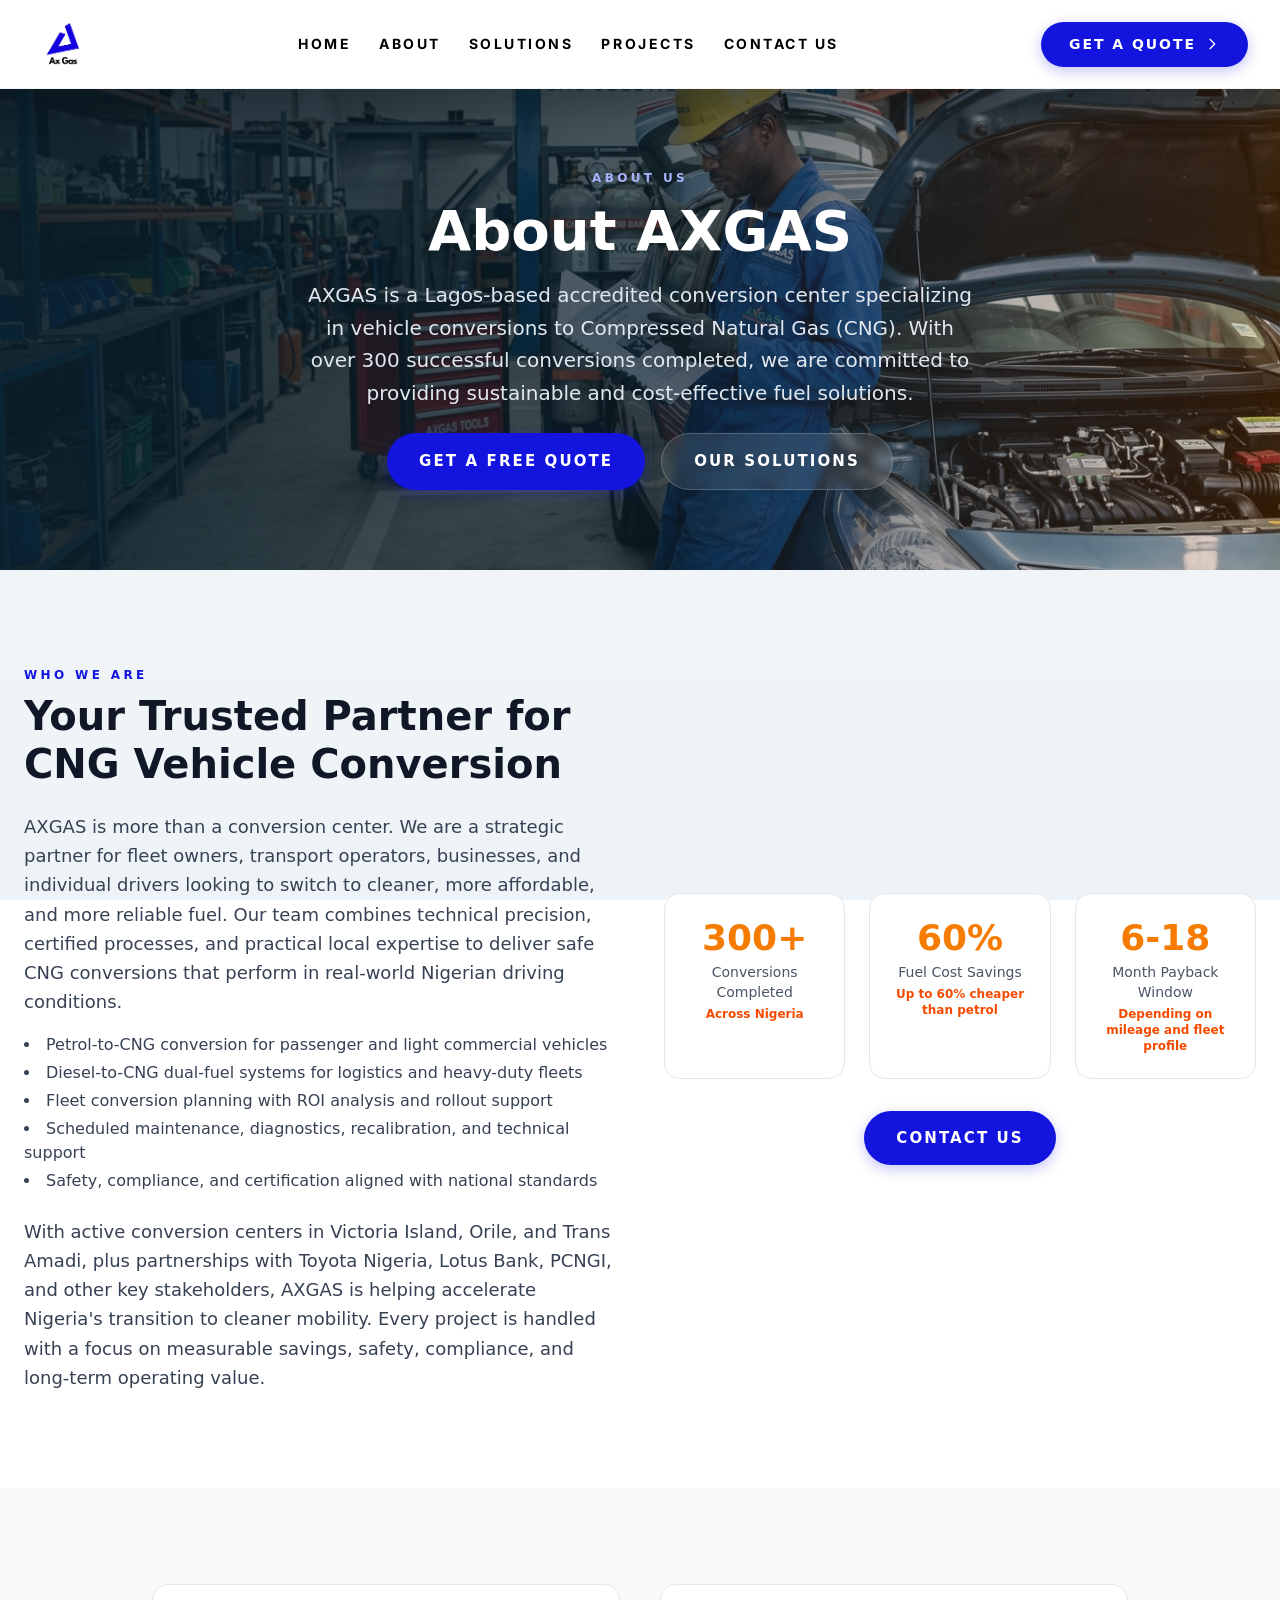
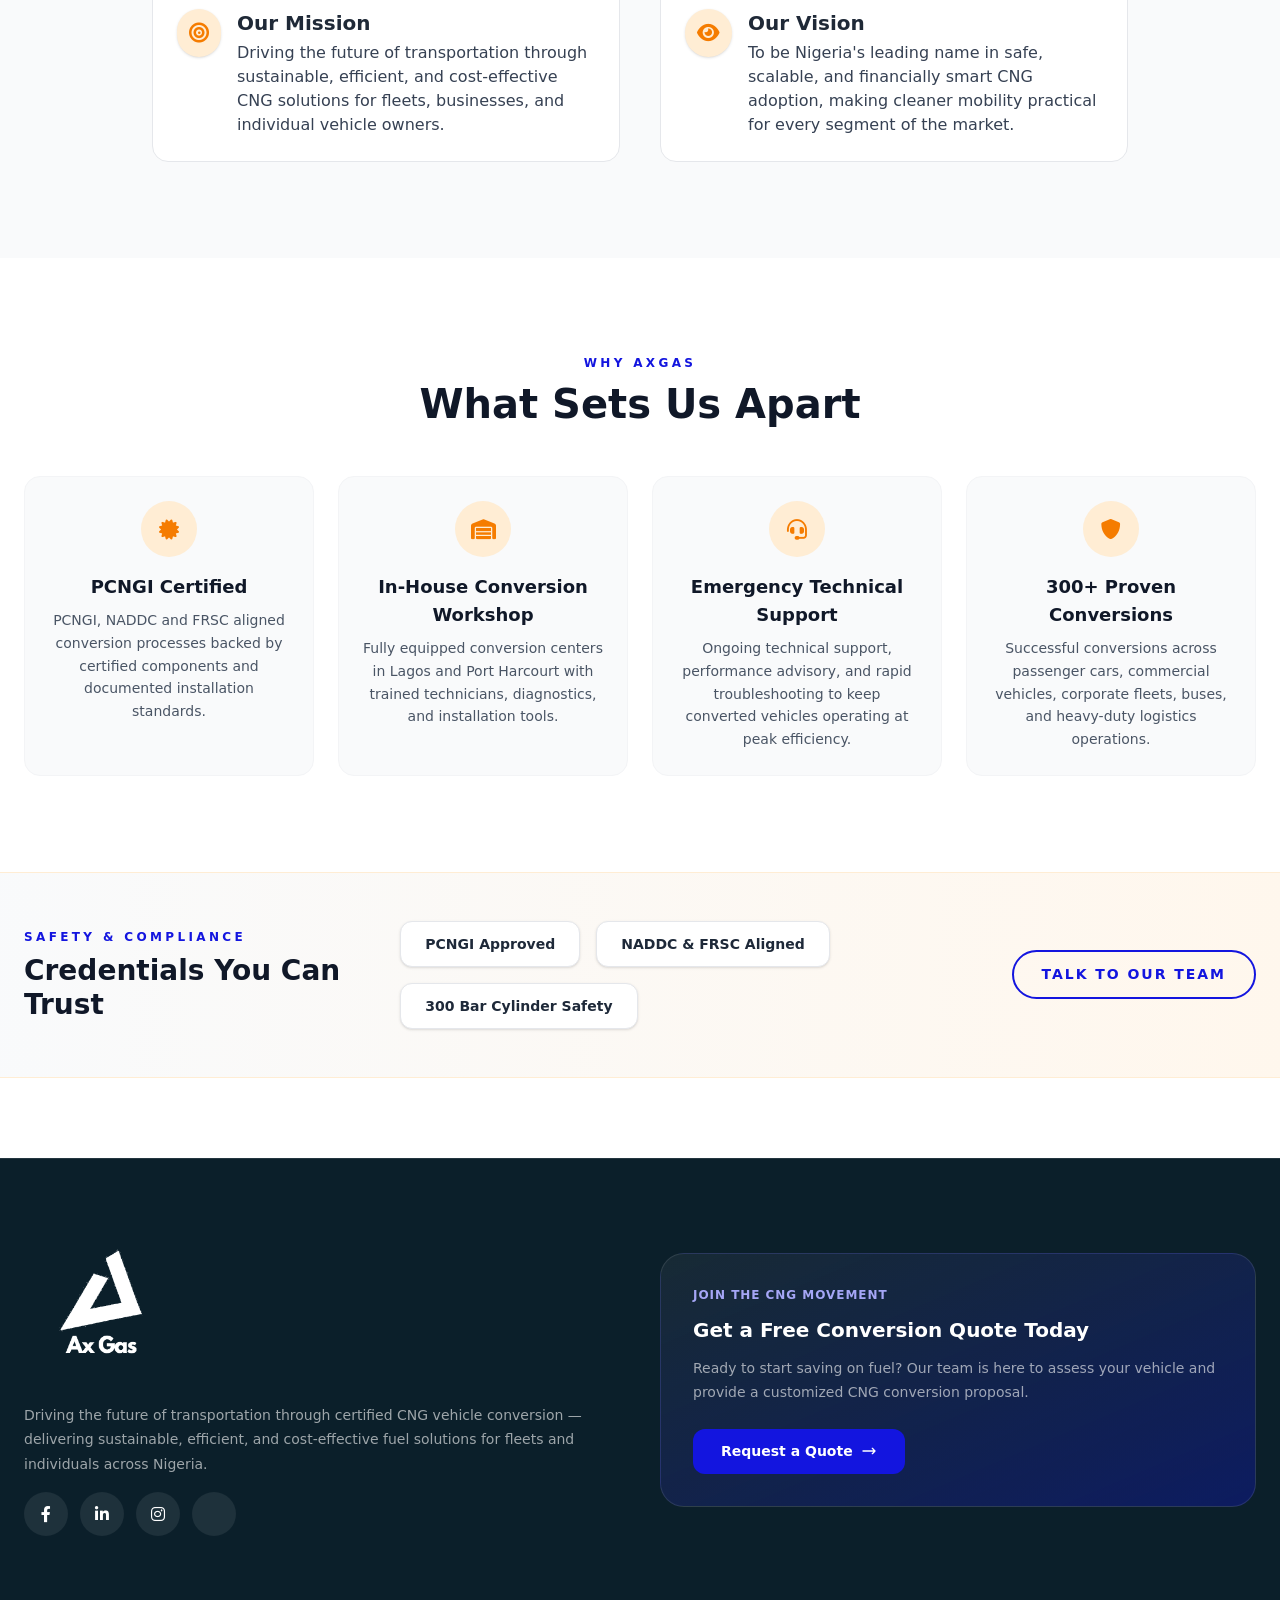
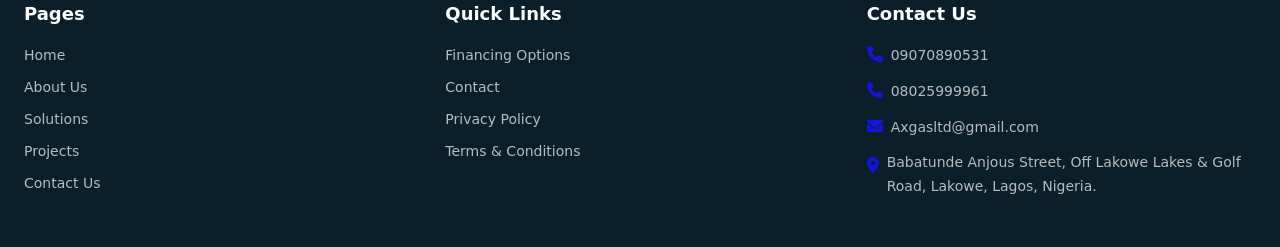
<file: about.html>
<!DOCTYPE html>
<html lang="en">
  <head>
    <meta charset="UTF-8" />
    <meta name="viewport" content="width=device-width, initial-scale=1.0" />
    <meta
      name="description"
      content="Learn about AXGAS, Nigeria's trusted CNG vehicle conversion partner for passenger vehicles, commercial fleets, and heavy-duty logistics operators."
    />
    <meta name="robots" content="index, follow" />
    <title>About Us | AXGAS</title>

    <!-- Canonical -->
    <link rel="canonical" href="https://axgasltd.com/about" />

    <!-- Open Graph -->
    <meta property="og:title" content="About Us | AXGAS" />
    <meta
      property="og:description"
      content="Learn about AXGAS, Nigeria's trusted CNG vehicle conversion partner for passenger vehicles, commercial fleets, and heavy-duty logistics operators."
    />
    <meta property="og:type" content="website" />
    <meta property="og:url" content="https://axgasltd.com/about" />
    <meta property="og:image" content="img/axgas-logo.png" />
    <meta property="og:image:width" content="1200" />
    <meta property="og:image:height" content="630" />
    <meta property="og:site_name" content="AXGAS" />

    <!-- Twitter Card -->
    <meta name="twitter:card" content="summary_large_image" />
    <meta name="twitter:title" content="About Us | AXGAS" />
    <meta
      name="twitter:description"
      content="Learn about AXGAS, Nigeria's trusted CNG vehicle conversion partner for passenger vehicles, commercial fleets, and heavy-duty logistics operators."
    />
    <meta name="twitter:image" content="img/axgas-logo.png" />

    <!-- Preconnect hints -->
    <link rel="preconnect" href="https://cdnjs.cloudflare.com" crossorigin />

    <!-- LCP image preload (page-specific, set by template via $heroPreloadWebp) -->

    <meta name="theme-color" content="#1315DF" />
    <link rel="icon" href="img/cropped-siteicon-32x32.png" type="image/png" />
    <link rel="apple-touch-icon" href="img/axgas-logo.png" />
    <link rel="stylesheet" href="css/tailwind.css" />
    <link rel="stylesheet" href="css/animate.css" />
    <link rel="stylesheet" href="css/custom.css" />
    <link
      rel="preload"
      href="https://cdnjs.cloudflare.com/ajax/libs/font-awesome/6.0.0/css/all.min.css"
      as="style"
      onload="this.onload=null;this.rel='stylesheet'"
    />
    <noscript
      ><link
        rel="stylesheet"
        href="https://cdnjs.cloudflare.com/ajax/libs/font-awesome/6.0.0/css/all.min.css"
    /></noscript>
  </head>
  <body class="site-atmosphere min-h-screen text-gray-800 antialiased">
    <!-- Skip to main content -->
    <a
      href="#main-content"
      class="sr-only-text focus:not-sr-only focus:fixed focus:top-4 focus:left-4 focus:z-[9999] focus:px-4 focus:py-2 focus:bg-brand-orange focus:text-white focus:rounded-lg focus:text-sm focus:font-semibold focus:shadow-lg"
      style="
        position: absolute;
        width: 1px;
        height: 1px;
        padding: 0;
        margin: -1px;
        overflow: hidden;
        clip: rect(0, 0, 0, 0);
        white-space: nowrap;
        border: 0;
      "
      onfocus="this.removeAttribute('style')"
      onblur="this.setAttribute('style','position:absolute;width:1px;height:1px;padding:0;margin:-1px;overflow:hidden;clip:rect(0,0,0,0);white-space:nowrap;border:0;')"
    >
      Skip to main content
    </a>

    <header>
      <!-- Top contact bar -->

      <!-- Navigation Bar -->
      <nav
        class="sticky top-0 z-50 border-b brand-hairline bg-brand-base/95 px-4 py-3 shadow-brand backdrop-blur-md md:px-6 lg:px-8 transition-all duration-300"
        aria-label="Main navigation"
      >
        <div class="mx-auto flex max-w-7xl items-center justify-between gap-4">
          <div class="flex items-center">
            <a href="index.html" aria-label="AXGAS home" class="block">
              <img
                src="img/axgas-logo.png"
                alt="AXGAS – CNG Vehicle Conversion"
                class="h-14 w-auto object-contain md:h-16 logo-image"
              />
            </a>
          </div>
          <ul
            class="hidden md:flex items-center space-x-7 list-none m-0 p-0"
            role="menubar"
          >
            <li role="none">
              <a
                href="index.html"
                role="menuitem"
                class="nav-link relative text-sm font-medium uppercase tracking-[0.18em] transition brand-link"
                >Home</a
              >
            </li>
            <li role="none">
              <a
                href="about.html"
                role="menuitem"
                class="nav-link relative text-sm font-medium uppercase tracking-[0.18em] transition brand-link"
                >About</a
              >
            </li>
            <li role="none">
              <a
                href="services.html"
                role="menuitem"
                class="nav-link relative text-sm font-medium uppercase tracking-[0.18em] transition brand-link"
                >Solutions</a
              >
            </li>
            <li role="none">
              <a
                href="projects.html"
                role="menuitem"
                class="nav-link relative text-sm font-medium uppercase tracking-[0.18em] transition brand-link"
                >Projects</a
              >
            </li>
            <li role="none">
              <a
                href="contact.html"
                role="menuitem"
                class="nav-link relative text-sm font-medium uppercase tracking-[0.18em] transition brand-link"
                >Contact Us</a
              >
            </li>
          </ul>
          <div class="hidden md:block">
            <a href="contact.html#quote-form" class="btn btn-primary">
              Get a Quote
              <svg
                xmlns="http://www.w3.org/2000/svg"
                class="h-4 w-4 ml-2"
                fill="none"
                viewBox="0 0 24 24"
                stroke="currentColor"
                aria-hidden="true"
              >
                <path
                  stroke-linecap="round"
                  stroke-linejoin="round"
                  stroke-width="2"
                  d="M9 5l7 7-7 7"
                />
              </svg>
            </a>
          </div>
          <button
            id="mobile-menu-btn"
            class="md:hidden brand-panel flex h-11 w-11 items-center justify-center rounded-full text-white"
            aria-label="Open navigation menu"
            aria-expanded="false"
            aria-controls="mobile-menu"
          >
            <svg
              xmlns="http://www.w3.org/2000/svg"
              class="h-6 w-6"
              fill="none"
              viewBox="0 0 24 24"
              stroke="currentColor"
              aria-hidden="true"
            >
              <path
                stroke-linecap="round"
                stroke-linejoin="round"
                stroke-width="2"
                d="M4 6h16M4 12h16M4 18h16"
              />
            </svg>
          </button>
        </div>
      </nav>
    </header>

    <!-- Mobile Menu -->
    <div
      id="mobile-menu"
      class="fixed inset-0 bg-black/60 z-50 hidden"
      role="dialog"
      aria-modal="true"
      aria-label="Navigation menu"
    >
      <div
        class="absolute top-0 right-0 h-full w-72 brand-shell shadow-brand flex flex-col p-6 space-y-4 overflow-y-auto"
      >
        <div
          class="flex items-center justify-between border-b brand-hairline pb-4"
        >
          <img
            src="img/axgas-logo.png"
            alt="AXGAS – CNG Vehicle Conversion"
            class="h-12 w-auto object-contain logo-image"
          />
          <button
            id="close-mobile-menu"
            class="brand-panel flex h-10 w-10 items-center justify-center rounded-full text-white"
            aria-label="Close navigation menu"
          >
            <svg
              xmlns="http://www.w3.org/2000/svg"
              class="h-6 w-6"
              fill="none"
              viewBox="0 0 24 24"
              stroke="currentColor"
              aria-hidden="true"
            >
              <path
                stroke-linecap="round"
                stroke-linejoin="round"
                stroke-width="2"
                d="M6 18L18 6M6 6l12 12"
              />
            </svg>
          </button>
        </div>
        <nav aria-label="Mobile navigation">
          <ul class="space-y-1 list-none m-0 p-0">
            <li>
              <a
                href="index.html"
                class="block border-b brand-hairline py-3 text-sm font-semibold uppercase tracking-[0.18em] brand-link"
                >Home</a
              >
            </li>
            <li>
              <a
                href="about.html"
                class="block border-b brand-hairline py-3 text-sm font-semibold uppercase tracking-[0.18em] brand-link"
                >About</a
              >
            </li>
            <li>
              <a
                href="services.html"
                class="block border-b brand-hairline py-3 text-sm font-semibold uppercase tracking-[0.18em] brand-link"
                >Solutions</a
              >
            </li>
            <li>
              <a
                href="projects.html"
                class="block border-b brand-hairline py-3 text-sm font-semibold uppercase tracking-[0.18em] brand-link"
                >Projects</a
              >
            </li>
            <li>
              <a
                href="contact.html"
                class="block border-b brand-hairline py-3 text-sm font-semibold uppercase tracking-[0.18em] brand-link"
                >Contact Us</a
              >
            </li>
          </ul>
        </nav>
        <a href="contact.html#quote-form" class="btn btn-primary justify-center mt-4"
          >Get a Quote</a
        >
      </div>
    </div>

    <main id="main-content" role="main">
      <!-- About Hero -->
      <section
        class="relative min-h-[50vh] flex items-center overflow-hidden"
        aria-label="About hero"
      >
        <div class="absolute inset-0" aria-hidden="true">
          <img
            src="img/bbb.jpeg"
            alt=""
            class="w-full h-full object-cover"
            loading="eager"
            fetchpriority="high"
          />
          <div
            class="absolute inset-0 bg-gradient-to-r from-brand-base/90 via-brand-base/70 to-brand-orange/20"
          ></div>
        </div>
        <div class="relative z-10 max-w-4xl mx-auto px-6 text-center py-20">
          <p class="label-tag text-orange-300 mb-3 animate-fade-in-down">
            About Us
          </p>
          <h1 class="heading-xl text-white mb-4 animate-fade-in-down">
            About AXGAS
          </h1>
          <p
            class="text-lg md:text-xl text-slate-200 mb-6 animate-fade-in-up max-w-2xl mx-auto leading-relaxed"
          >
            AXGAS is a Lagos-based accredited conversion center specializing in
            vehicle conversions to Compressed Natural Gas (CNG). With over 300
            successful conversions completed, we are committed to providing
            sustainable and cost-effective fuel solutions.
          </p>
          <div class="flex flex-wrap gap-4 justify-center animate-fade-in-up">
            <a href="contact.html#quote-form" class="btn btn-primary btn-lg"
              >Get a Free Quote</a
            >
            <a href="services.html" class="btn btn-secondary btn-lg"
              >Our Solutions</a
            >
          </div>
        </div>
      </section>

      <!-- Company Overview -->
      <section class="section-pad" aria-label="Company overview">
        <div
          class="max-w-7xl mx-auto px-6 grid md:grid-cols-2 gap-12 items-center"
        >
          <div>
            <p class="label-tag mb-2">Who We Are</p>
            <h2 class="heading-lg text-gray-900 mb-6 leading-tight">
              Your Trusted Partner for CNG Vehicle Conversion
            </h2>
            <p
              class="text-gray-700 leading-relaxed text-base md:text-lg max-w-2xl mb-4"
            >
              AXGAS is more than a conversion center. We are a strategic
              partner for fleet owners, transport operators, businesses, and
              individual drivers looking to switch to cleaner, more affordable,
              and more reliable fuel. Our team combines technical precision,
              certified processes, and practical local expertise to deliver
              safe CNG conversions that perform in real-world Nigerian driving
              conditions.
            </p>
            <ul class="list-disc list-inside text-gray-700 mb-6 space-y-1">
              <li>Petrol-to-CNG conversion for passenger and light commercial vehicles</li>
              <li>Diesel-to-CNG dual-fuel systems for logistics and heavy-duty fleets</li>
              <li>Fleet conversion planning with ROI analysis and rollout support</li>
              <li>Scheduled maintenance, diagnostics, recalibration, and technical support</li>
              <li>Safety, compliance, and certification aligned with national standards</li>
            </ul>
            <p
              class="text-gray-700 leading-relaxed text-base md:text-lg max-w-2xl"
            >
              With active conversion centers in Victoria Island, Orile, and
              Trans Amadi, plus partnerships with Toyota Nigeria, Lotus Bank,
              PCNGI, and other key stakeholders, AXGAS is helping accelerate
              Nigeria's transition to cleaner mobility. Every project is
              handled with a focus on measurable savings, safety, compliance,
              and long-term operating value.
            </p>
          </div>
          <div>
            <div class="grid grid-cols-2 md:grid-cols-3 gap-6 text-center">
              <div class="card p-6 text-center">
                <div class="text-4xl font-extrabold text-brand-orange mb-1">
                  300+
                </div>
                <p class="text-gray-600 text-sm">Conversions Completed</p>
                <p class="text-xs text-orange-600 font-semibold mt-1">
                  Across Nigeria
                </p>
              </div>
              <div class="card p-6 text-center">
                <div class="text-4xl font-extrabold text-brand-orange mb-1">
                  60%
                </div>
                <p class="text-gray-600 text-sm">Fuel Cost Savings</p>
                <p class="text-xs text-orange-600 font-semibold mt-1">
                  Up to 60% cheaper than petrol
                </p>
              </div>
              <div class="card p-6 text-center col-span-2 md:col-span-1">
                <div class="text-4xl font-extrabold text-brand-orange mb-1">
                  6-18
                </div>
                <p class="text-gray-600 text-sm">Month Payback Window</p>
                <p class="text-xs text-orange-600 font-semibold mt-1">
                  Depending on mileage and fleet profile
                </p>
              </div>
            </div>
            <div class="mt-8 text-center">
              <a href="contact.html" class="btn btn-primary btn-lg">Contact Us</a>
            </div>
          </div>
        </div>
      </section>

      <!-- Mission & Vision -->
      <section class="section-pad bg-gray-50" aria-label="Mission and vision">
        <div class="max-w-5xl mx-auto px-6 grid md:grid-cols-2 gap-10">
          <div class="card flex items-start space-x-4 p-6">
            <div
              class="bg-orange-100 text-brand-orange p-3 rounded-full shadow flex-shrink-0"
            >
              <i class="fas fa-bullseye fa-lg" aria-hidden="true"></i>
            </div>
            <div>
              <h3 class="heading-sm mb-1">Our Mission</h3>
              <p class="text-base text-gray-700">
                Driving the future of transportation through sustainable,
                efficient, and cost-effective CNG solutions for fleets,
                businesses, and individual vehicle owners.
              </p>
            </div>
          </div>
          <div class="card flex items-start space-x-4 p-6">
            <div
              class="bg-orange-100 text-brand-orange p-3 rounded-full shadow flex-shrink-0"
            >
              <i class="fas fa-eye fa-lg" aria-hidden="true"></i>
            </div>
            <div>
              <h3 class="heading-sm mb-1">Our Vision</h3>
              <p class="text-base text-gray-700">
                To be Nigeria's leading name in safe, scalable, and financially
                smart CNG adoption, making cleaner mobility practical for every
                segment of the market.
              </p>
            </div>
          </div>
        </div>
      </section>

      <!-- Why AXGAS - Core Differentiators -->
      <section
        class="section-pad bg-white"
        aria-label="Why choose AXGAS"
      >
        <div class="max-w-7xl mx-auto px-6">
          <div class="text-center mb-12">
            <p class="label-tag mb-2">Why AXGAS</p>
            <h2 class="heading-lg text-gray-900 mb-4">What Sets Us Apart</h2>
          </div>
          <div class="grid sm:grid-cols-2 lg:grid-cols-4 gap-6">
            <div
              class="bg-gray-50 border border-gray-100 rounded-2xl p-6 text-center hover:border-brand-orange hover:shadow-md transition group"
            >
              <div
                class="bg-orange-100 text-brand-orange w-14 h-14 rounded-full flex items-center justify-center mx-auto mb-4 group-hover:bg-brand-orange group-hover:text-white transition"
              >
                <i class="fas fa-certificate fa-lg" aria-hidden="true"></i>
              </div>
              <h3 class="text-gray-900 font-semibold text-lg mb-2">
                PCNGI Certified
              </h3>
              <p class="text-gray-600 text-sm leading-relaxed">
                PCNGI, NADDC and FRSC aligned conversion processes backed by
                certified components and documented installation standards.
              </p>
            </div>
            <div
              class="bg-gray-50 border border-gray-100 rounded-2xl p-6 text-center hover:border-brand-orange hover:shadow-md transition group"
            >
              <div
                class="bg-orange-100 text-brand-orange w-14 h-14 rounded-full flex items-center justify-center mx-auto mb-4 group-hover:bg-brand-orange group-hover:text-white transition"
              >
                <i class="fas fa-warehouse fa-lg" aria-hidden="true"></i>
              </div>
              <h3 class="text-gray-900 font-semibold text-lg mb-2">
                In-House Conversion Workshop
              </h3>
              <p class="text-gray-600 text-sm leading-relaxed">
                Fully equipped conversion centers in Lagos and Port Harcourt
                with trained technicians, diagnostics, and installation tools.
              </p>
            </div>
            <div
              class="bg-gray-50 border border-gray-100 rounded-2xl p-6 text-center hover:border-brand-orange hover:shadow-md transition group"
            >
              <div
                class="bg-orange-100 text-brand-orange w-14 h-14 rounded-full flex items-center justify-center mx-auto mb-4 group-hover:bg-brand-orange group-hover:text-white transition"
              >
                <i class="fas fa-headset fa-lg" aria-hidden="true"></i>
              </div>
              <h3 class="text-gray-900 font-semibold text-lg mb-2">
                Emergency Technical Support
              </h3>
              <p class="text-gray-600 text-sm leading-relaxed">
                Ongoing technical support, performance advisory, and rapid
                troubleshooting to keep converted vehicles operating at peak
                efficiency.
              </p>
            </div>
            <div
              class="bg-gray-50 border border-gray-100 rounded-2xl p-6 text-center hover:border-brand-orange hover:shadow-md transition group"
            >
              <div
                class="bg-orange-100 text-brand-orange w-14 h-14 rounded-full flex items-center justify-center mx-auto mb-4 group-hover:bg-brand-orange group-hover:text-white transition"
              >
                <i class="fas fa-shield-alt fa-lg" aria-hidden="true"></i>
              </div>
              <h3 class="text-gray-900 font-semibold text-lg mb-2">
                300+ Proven Conversions
              </h3>
              <p class="text-gray-600 text-sm leading-relaxed">
                Successful conversions across passenger cars, commercial
                vehicles, corporate fleets, buses, and heavy-duty logistics
                operations.
              </p>
            </div>
          </div>
        </div>
      </section>

      <!-- Certifications Strip -->
      <section
        class="bg-gradient-to-r from-gray-50 to-orange-50 py-12 border-y border-orange-100"
        aria-label="Safety and compliance"
      >
        <div class="max-w-7xl mx-auto px-6">
          <div
            class="flex flex-col md:flex-row items-center justify-between gap-8"
          >
            <div>
              <p class="label-tag mb-2">Safety &amp; Compliance</p>
              <h3 class="heading-md text-gray-900">Credentials You Can Trust</h3>
            </div>
            <div class="flex flex-wrap gap-4">
              <span
                class="bg-white border border-gray-200 rounded-xl px-6 py-3 text-sm font-semibold text-gray-800 shadow-sm"
                >PCNGI Approved</span
              >
              <span
                class="bg-white border border-gray-200 rounded-xl px-6 py-3 text-sm font-semibold text-gray-800 shadow-sm"
                >NADDC &amp; FRSC Aligned</span
              >
              <span
                class="bg-white border border-gray-200 rounded-xl px-6 py-3 text-sm font-semibold text-gray-800 shadow-sm"
                >300 Bar Cylinder Safety</span
              >
            </div>
            <a href="contact.html" class="btn btn-outline whitespace-nowrap"
              >Talk to Our Team</a
            >
          </div>
        </div>
      </section>
    </main>

    <footer style="margin-top: 5rem; border-top: 1px solid rgba(255,255,255,0.1); background-color: var(--brand-base); color: white; padding-top: 4rem;" role="contentinfo">
      <div style="max-width: 80rem; margin: 0 auto 4rem; padding: 0 1.5rem; display: grid; grid-template-columns: 1fr 1fr; gap: 2.5rem; align-items: center;">
        <div>
          <img src="img/axgas-logo.png" alt="AXGAS – CNG Vehicle Conversion" style="height: 10rem; width: auto; object-fit: contain; filter: brightness(0) invert(1);">
          <p style="margin: 1.25rem 0 1rem; font-size: 0.875rem; color: rgba(255,255,255,0.6); max-width: 36rem; line-height: 1.75;">
            Driving the future of transportation through certified CNG vehicle conversion — delivering sustainable, efficient, and cost-effective fuel solutions for fleets and individuals across Nigeria.
          </p>
          <div style="display: flex; gap: 0.75rem;">
            <a href="https://www.facebook.com/" target="_blank" rel="noopener noreferrer" aria-label="Facebook" style="all: unset; display: flex; height: 2.75rem; width: 2.75rem; align-items: center; justify-content: center; border-radius: 9999px; background: rgba(255,255,255,0.08); color: white; cursor: pointer;"><i class="fab fa-facebook-f"></i></a>
            <a href="https://www.linkedin.com/" target="_blank" rel="noopener noreferrer" aria-label="LinkedIn" style="all: unset; display: flex; height: 2.75rem; width: 2.75rem; align-items: center; justify-content: center; border-radius: 9999px; background: rgba(255,255,255,0.08); color: white; cursor: pointer;"><i class="fab fa-linkedin-in"></i></a>
            <a href="https://www.instagram.com/axgaltd" target="_blank" rel="noopener noreferrer" aria-label="Instagram" style="all: unset; display: flex; height: 2.75rem; width: 2.75rem; align-items: center; justify-content: center; border-radius: 9999px; background: rgba(255,255,255,0.08); color: white; cursor: pointer;"><i class="fab fa-instagram"></i></a>
            <a href="https://x.com/axgaltd" target="_blank" rel="noopener noreferrer" aria-label="X / Twitter" style="all: unset; display: flex; height: 2.75rem; width: 2.75rem; align-items: center; justify-content: center; border-radius: 9999px; background: rgba(255,255,255,0.08); color: white; cursor: pointer;"><i class="fab fa-x-twitter"></i></a>
          </div>
        </div>

        <div style="border-radius: 1.5rem; border: 1px solid rgba(255,255,255,0.1); background: linear-gradient(to bottom right, rgba(255,255,255,0.05), rgba(19,21,223,0.3)); padding: 2rem;">
          <p style="font-size: 0.75rem; font-weight: 600; letter-spacing: 0.08em; text-transform: uppercase; color: #a5a6f6; margin: 0 0 0.75rem;">Join the CNG movement</p>
          <h3 style="font-size: 1.25rem; font-weight: 700; color: white; line-height: 1.4; margin: 0 0 0.75rem;">Get a Free Conversion Quote Today</h3>
          <p style="font-size: 0.875rem; color: rgba(255,255,255,0.6); line-height: 1.75; margin: 0 0 1.5rem;">Ready to start saving on fuel? Our team is here to assess your vehicle and provide a customized CNG conversion proposal.</p>
          <a href="contact.html#quote-form" style="all: unset; display: inline-flex; align-items: center; background-color: #1315DF; color: white; font-size: 0.875rem; font-weight: 600; padding: 0.75rem 1.75rem; border-radius: 0.75rem; cursor: pointer;">
            Request a Quote
            <svg style="margin-left: 0.5rem; height: 1rem; width: 1rem;" fill="none" stroke="currentColor" stroke-width="2" viewBox="0 0 24 24"><path stroke-linecap="round" stroke-linejoin="round" d="M17 8l4 4m0 0l-4 4m4-4H3"/></svg>
          </a>
        </div>
      </div>

      <div style="max-width: 80rem; margin: 0 auto; padding: 0 1.5rem 3rem; display: grid; grid-template-columns: 1fr 1fr 1fr; gap: 2rem;">
        <div>
          <h4 style="all: unset; display: block; font-size: 1.125rem; font-weight: 600; color: white; margin-bottom: 1rem;">Pages</h4>
          <ul style="all: unset; display: flex; flex-direction: column; gap: 0.5rem;">
            <li style="all: unset; display: block;"><a href="index.html" style="all: unset; color: rgba(255,255,255,0.7); font-size: 0.875rem; cursor: pointer;">Home</a></li>
            <li style="all: unset; display: block;"><a href="about.html" style="all: unset; color: rgba(255,255,255,0.7); font-size: 0.875rem; cursor: pointer;">About Us</a></li>
            <li style="all: unset; display: block;"><a href="services.html" style="all: unset; color: rgba(255,255,255,0.7); font-size: 0.875rem; cursor: pointer;">Solutions</a></li>
            <li style="all: unset; display: block;"><a href="projects.html" style="all: unset; color: rgba(255,255,255,0.7); font-size: 0.875rem; cursor: pointer;">Projects</a></li>
            <li style="all: unset; display: block;"><a href="contact.html" style="all: unset; color: rgba(255,255,255,0.7); font-size: 0.875rem; cursor: pointer;">Contact Us</a></li>
          </ul>
        </div>

        <div>
          <h4 style="all: unset; display: block; font-size: 1.125rem; font-weight: 600; color: white; margin-bottom: 1rem;">Quick Links</h4>
          <ul style="all: unset; display: flex; flex-direction: column; gap: 0.5rem;">
            <li style="all: unset; display: block;"><a href="/financing" style="all: unset; color: rgba(255,255,255,0.7); font-size: 0.875rem; cursor: pointer;">Financing Options</a></li>
            <li style="all: unset; display: block;"><a href="contact.html" style="all: unset; color: rgba(255,255,255,0.7); font-size: 0.875rem; cursor: pointer;">Contact</a></li>
            <li style="all: unset; display: block;"><a href="/privacy" style="all: unset; color: rgba(255,255,255,0.7); font-size: 0.875rem; cursor: pointer;">Privacy Policy</a></li>
            <li style="all: unset; display: block;"><a href="/terms" style="all: unset; color: rgba(255,255,255,0.7); font-size: 0.875rem; cursor: pointer;">Terms &amp; Conditions</a></li>
          </ul>
        </div>

        <div>
          <h4 style="all: unset; display: block; font-size: 1.125rem; font-weight: 600; color: white; margin-bottom: 1rem;">Contact Us</h4>
          <ul style="all: unset; display: flex; flex-direction: column; gap: 0.75rem;">
            <li style="all: unset; display: flex; align-items: center; gap: 0.5rem;">
              <span style="color: #1315DF;"><i class="fas fa-phone"></i></span>
              <a href="tel:+2349070890531" style="all: unset; color: rgba(255,255,255,0.7); font-size: 0.875rem; cursor: pointer;">09070890531</a>
            </li>
            <li style="all: unset; display: flex; align-items: center; gap: 0.5rem;">
              <span style="color: #1315DF;"><i class="fas fa-phone"></i></span>
              <a href="tel:+2348025999961" style="all: unset; color: rgba(255,255,255,0.7); font-size: 0.875rem; cursor: pointer;">08025999961</a>
            </li>
            <li style="all: unset; display: flex; align-items: center; gap: 0.5rem;">
              <span style="color: #1315DF;"><i class="fas fa-envelope"></i></span>
              <a href="mailto:Axgasltd@gmail.com" style="all: unset; color: rgba(255,255,255,0.7); font-size: 0.875rem; cursor: pointer;">Axgasltd@gmail.com</a>
            </li>
            <li style="all: unset; display: flex; align-items: flex-start; gap: 0.5rem;">
              <span style="color: #1315DF; padding-top: 0.15rem;"><i class="fas fa-location-dot"></i></span>
              <span style="color: rgba(255,255,255,0.7); font-size: 0.875rem; line-height: 1.7;">Babatunde Anjous Street, Off Lakowe Lakes &amp; Golf Road, Lakowe, Lagos, Nigeria.</span>
            </li>
          </ul>
        </div>
      </div>
    </footer>

    <!-- Back to top button -->
    <button
      id="back-to-top"
      class="fixed bottom-6 right-6 brand-panel text-white w-12 h-12 rounded-full shadow-brand flex items-center justify-center hover:bg-brand-orange hover:border-brand-orange transition-opacity duration-150 opacity-0 pointer-events-none z-50"
      aria-label="Back to top"
      style="touch-action: manipulation"
    >
      <svg
        class="w-5 h-5"
        fill="none"
        stroke="currentColor"
        stroke-width="2"
        viewBox="0 0 24 24"
      >
        <path
          stroke-linecap="round"
          stroke-linejoin="round"
          d="M5 15l7-7 7 7"
        />
      </svg>
    </button>

    <script
      data-cfasync="false"
      src="cdn-cgi/scripts/5c5dd728/cloudflare-static/email-decode.min.js"
    ></script>
    <script src="js/app.js?v=1777310397"></script>

    <!-- Structured Data -->
    <script type="application/ld+json">
      {
        "@context": "https://schema.org",
        "@type": "Organization",
        "name": "AXGAS",
        "url": "https://axgasltd.com",
        "logo": "img/cropped-siteicon-32x32.png",
        "description": "AXGAS is Nigeria's leading CNG vehicle conversion center, offering certified petrol-to-CNG and diesel-to-CNG conversion for passenger vehicles, commercial fleets, and heavy-duty logistics operators.",
        "address": {
          "@type": "PostalAddress",
          "streetAddress": "Babatunde Anjous Street, Off Lakowe Lakes & Golf Road",
          "addressLocality": "Lakowe",
          "addressRegion": "Lagos",
          "addressCountry": "NG"
        },
        "telephone": "+2349070890531",
        "email": "Axgasltd@gmail.com",
        "sameAs": [
          "https://www.facebook.com/",
          "https://www.linkedin.com/",
          "https://www.instagram.com/axgaltd",
          "https://x.com/axgaltd"
        ]
      }
    </script>
    <script
      defer
      src="https://static.cloudflareinsights.com/beacon.min.js/v8c78df7c7c0f484497ecbca7046644da1771523124516"
      integrity="sha512-8DS7rgIrAmghBFwoOTujcf6D9rXvH8xm8JQ1Ja01h9QX8EzXldiszufYa4IFfKdLUKTTrnSFXLDkUEOTrZQ8Qg=="
      data-cf-beacon='{"version":"2024.11.0","token":"353d3a35ebb44f5a81e63a8932fc430c","r":1,"server_timing":{"name":{"cfCacheStatus":true,"cfEdge":true,"cfExtPri":true,"cfL4":true,"cfOrigin":true,"cfSpeedBrain":true},"location_startswith":null}}'
      crossorigin="anonymous"
    ></script>
  </body>
</html>
</file>
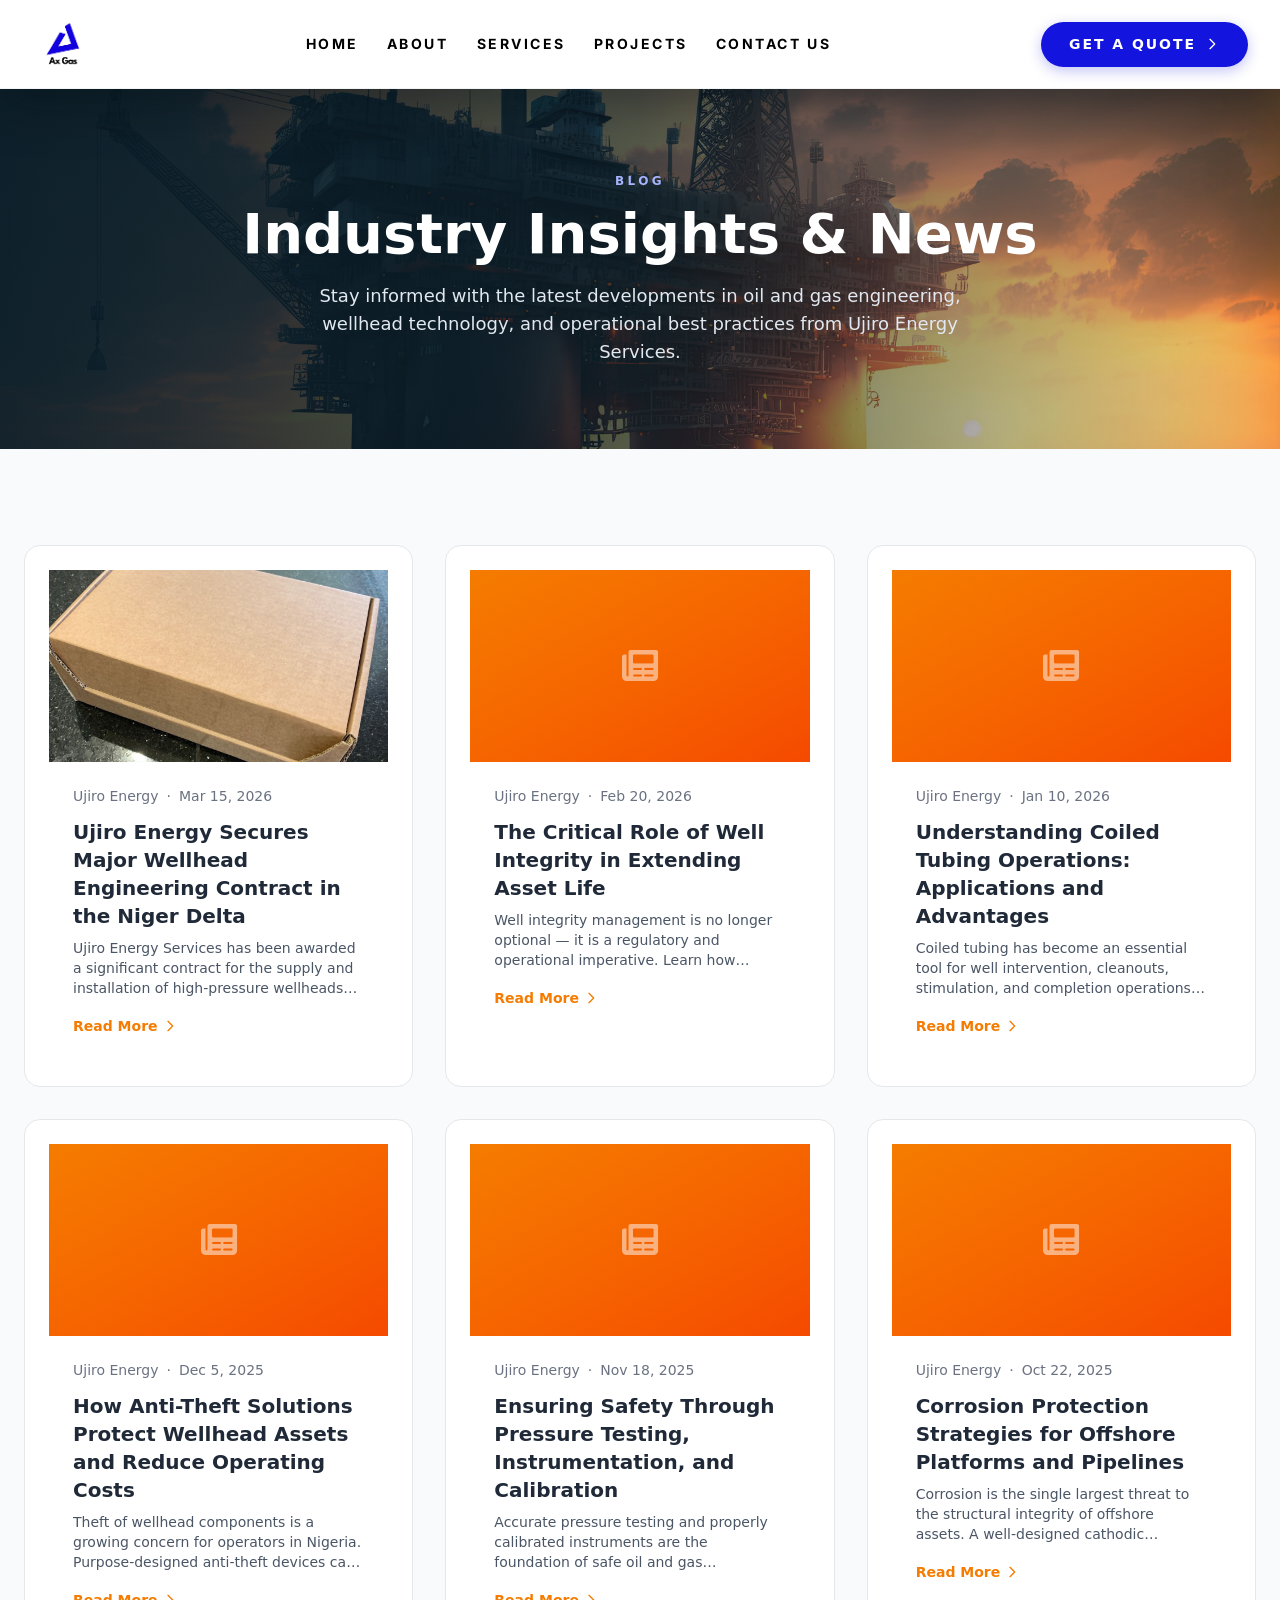
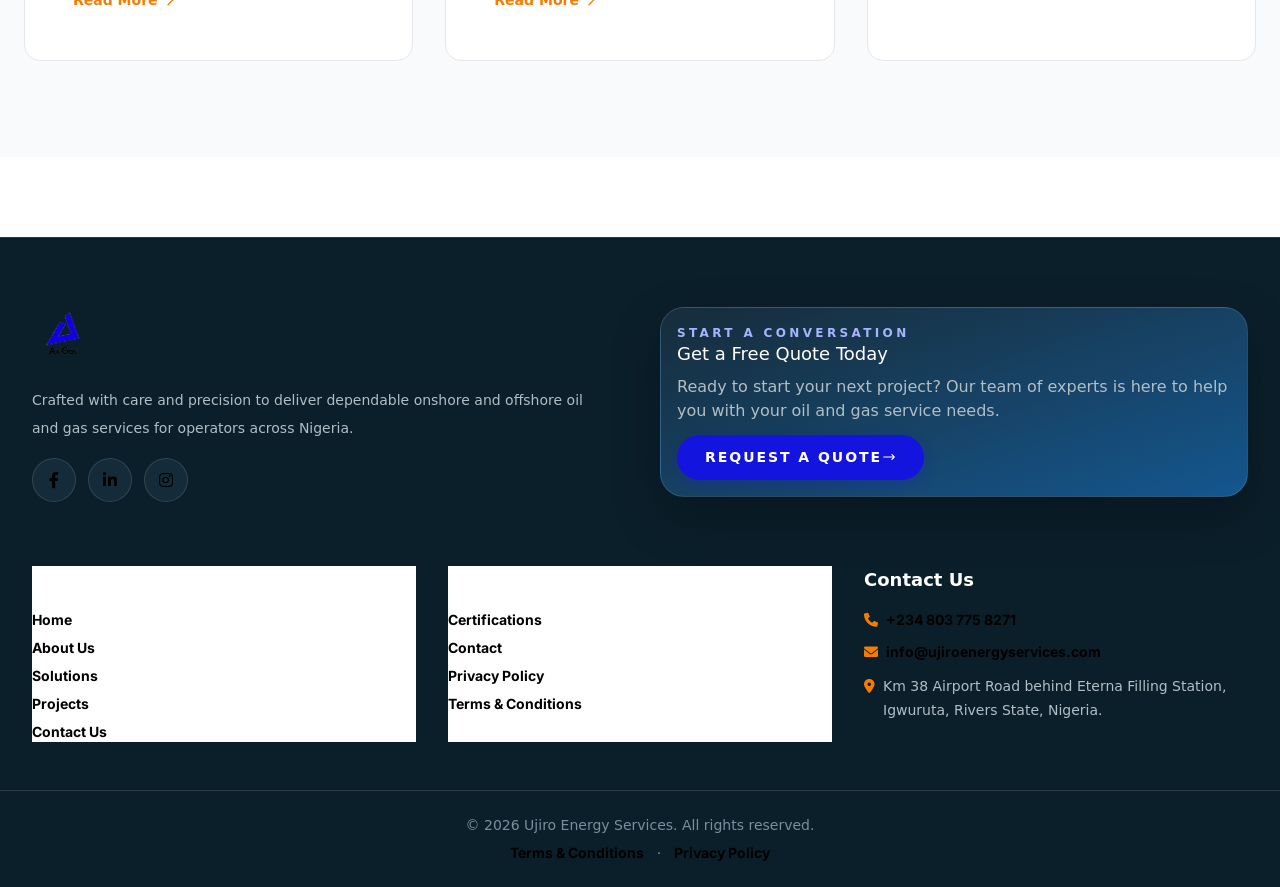
<file: blog.html>
<!DOCTYPE html>
<html lang="en">
  <head>
    <meta charset="UTF-8" />
    <meta name="viewport" content="width=device-width, initial-scale=1.0" />
    <meta name="description" content="" />
    <meta name="robots" content="index, follow" />
    <title>Blog | Ujiro Energy Services</title>

    <!-- Canonical -->
    <link rel="canonical" href="https://ujiroenergyservices.com/blog" />

    <!-- Open Graph -->
    <meta property="og:title" content="Blog | Ujiro Energy Services" />
    <meta property="og:description" content="" />
    <meta property="og:type" content="website" />
    <meta property="og:url" content="https://ujiroenergyservices.com/blog" />
    <meta property="og:image" content="/img/axgas-logo.png" />
    <meta property="og:image:width" content="1200" />
    <meta property="og:image:height" content="630" />
    <meta property="og:site_name" content="Ujiro Energy Services" />

    <!-- Twitter Card -->
    <meta name="twitter:card" content="summary_large_image" />
    <meta name="twitter:title" content="Blog | Ujiro Energy Services" />
    <meta name="twitter:description" content="" />
    <meta name="twitter:image" content="/img/axgas-logo.png" />

    <!-- Preconnect hints -->
    <link rel="preconnect" href="https://cdnjs.cloudflare.com" crossorigin />

    <!-- LCP image preload (page-specific, set by template via $heroPreloadWebp) -->

    <meta name="theme-color" content="#1315DF" />
    <link rel="icon" href="img/cropped-siteicon-32x32.png" type="image/png" />
    <link rel="apple-touch-icon" href="img/axgas-logo.png" />
    <link rel="stylesheet" href="css/tailwind.css" />
    <link rel="stylesheet" href="css/animate.css" />
    <link rel="stylesheet" href="css/custom.css" />
    <link
      rel="preload"
      href="https://cdnjs.cloudflare.com/ajax/libs/font-awesome/6.0.0/css/all.min.css"
      as="style"
      onload="this.onload=null;this.rel='stylesheet'"
    />
    <noscript
      ><link
        rel="stylesheet"
        href="https://cdnjs.cloudflare.com/ajax/libs/font-awesome/6.0.0/css/all.min.css"
    /></noscript>
  </head>
  <body class="site-atmosphere min-h-screen text-gray-800 antialiased">
    <!-- Skip to main content -->
    <a
      href="#main-content"
      class="sr-only-text focus:not-sr-only focus:fixed focus:top-4 focus:left-4 focus:z-[9999] focus:px-4 focus:py-2 focus:bg-brand-orange focus:text-white focus:rounded-lg focus:text-sm focus:font-semibold focus:shadow-lg"
      style="
        position: absolute;
        width: 1px;
        height: 1px;
        padding: 0;
        margin: -1px;
        overflow: hidden;
        clip: rect(0, 0, 0, 0);
        white-space: nowrap;
        border: 0;
      "
      onfocus="this.removeAttribute('style')"
      onblur="this.setAttribute('style','position:absolute;width:1px;height:1px;padding:0;margin:-1px;overflow:hidden;clip:rect(0,0,0,0);white-space:nowrap;border:0;')"
    >
      Skip to main content
    </a>

    <header>
      <!-- Top contact bar -->

      <!-- Navigation Bar -->
      <nav
        class="sticky top-0 z-50 border-b brand-hairline bg-brand-base/95 px-4 py-3 shadow-brand backdrop-blur-md md:px-6 lg:px-8 transition-all duration-300"
        aria-label="Main navigation"
      >
        <div class="mx-auto flex max-w-7xl items-center justify-between gap-4">
          <div class="flex items-center">
            <a href="index.html" aria-label="AXGAS home" class="block">
              <img
                src="img/axgas-logo.png"
                alt="AXGAS – CNG Vehicle Conversion"
                class="h-14 w-auto object-contain md:h-16 logo-image"
              />
            </a>
          </div>
          <ul
            class="hidden md:flex items-center space-x-7 list-none m-0 p-0"
            role="menubar"
          >
            <li role="none">
              <a
                href="index.html"
                role="menuitem"
                class="nav-link relative text-sm font-medium uppercase tracking-[0.18em] transition brand-link"
                >Home</a
              >
            </li>
            <li role="none">
              <a
                href="about.html"
                role="menuitem"
                class="nav-link relative text-sm font-medium uppercase tracking-[0.18em] transition brand-link"
                >About</a
              >
            </li>
            <li role="none">
              <a
                href="services.html"
                role="menuitem"
                class="nav-link relative text-sm font-medium uppercase tracking-[0.18em] transition brand-link"
                >Services</a
              >
            </li>
            <li role="none">
              <a
                href="projects.html"
                role="menuitem"
                class="nav-link relative text-sm font-medium uppercase tracking-[0.18em] transition brand-link"
                >Projects</a
              >
            </li>
            <li role="none">
              <a
                href="contact.html"
                role="menuitem"
                class="nav-link relative text-sm font-medium uppercase tracking-[0.18em] transition brand-link"
                >Contact Us</a
              >
            </li>
          </ul>
          <div class="hidden md:block">
            <a href="contact.html#quote-form" class="btn btn-primary">
              Get a Quote
              <svg
                xmlns="http://www.w3.org/2000/svg"
                class="h-4 w-4 ml-2"
                fill="none"
                viewBox="0 0 24 24"
                stroke="currentColor"
                aria-hidden="true"
              >
                <path
                  stroke-linecap="round"
                  stroke-linejoin="round"
                  stroke-width="2"
                  d="M9 5l7 7-7 7"
                />
              </svg>
            </a>
          </div>
          <button
            id="mobile-menu-btn"
            class="md:hidden brand-panel flex h-11 w-11 items-center justify-center rounded-full text-white"
            aria-label="Open navigation menu"
            aria-expanded="false"
            aria-controls="mobile-menu"
          >
            <svg
              xmlns="http://www.w3.org/2000/svg"
              class="h-6 w-6"
              fill="none"
              viewBox="0 0 24 24"
              stroke="currentColor"
              aria-hidden="true"
            >
              <path
                stroke-linecap="round"
                stroke-linejoin="round"
                stroke-width="2"
                d="M4 6h16M4 12h16M4 18h16"
              />
            </svg>
          </button>
        </div>
      </nav>
    </header>

    <!-- Mobile Menu -->
    <div
      id="mobile-menu"
      class="fixed inset-0 bg-black/60 z-50 hidden"
      role="dialog"
      aria-modal="true"
      aria-label="Navigation menu"
    >
      <div
        class="absolute top-0 right-0 h-full w-72 brand-shell shadow-brand flex flex-col p-6 space-y-4 overflow-y-auto"
      >
        <div
          class="flex items-center justify-between border-b brand-hairline pb-4"
        >
          <img
            src="img/axgas-logo.png"
            alt="AXGAS – CNG Vehicle Conversion"
            class="h-12 w-auto object-contain logo-image"
          />
          <button
            id="close-mobile-menu"
            class="brand-panel flex h-10 w-10 items-center justify-center rounded-full text-white"
            aria-label="Close navigation menu"
          >
            <svg
              xmlns="http://www.w3.org/2000/svg"
              class="h-6 w-6"
              fill="none"
              viewBox="0 0 24 24"
              stroke="currentColor"
              aria-hidden="true"
            >
              <path
                stroke-linecap="round"
                stroke-linejoin="round"
                stroke-width="2"
                d="M6 18L18 6M6 6l12 12"
              />
            </svg>
          </button>
        </div>
        <nav aria-label="Mobile navigation">
          <ul class="space-y-1 list-none m-0 p-0">
            <li>
              <a
                href="index.html"
                class="block border-b brand-hairline py-3 text-sm font-semibold uppercase tracking-[0.18em] brand-link"
                >Home</a
              >
            </li>
            <li>
              <a
                href="about.html"
                class="block border-b brand-hairline py-3 text-sm font-semibold uppercase tracking-[0.18em] brand-link"
                >About</a
              >
            </li>
            <li>
              <a
                href="services.html"
                class="block border-b brand-hairline py-3 text-sm font-semibold uppercase tracking-[0.18em] brand-link"
                >Services</a
              >
            </li>
            <li>
              <a
                href="projects.html"
                class="block border-b brand-hairline py-3 text-sm font-semibold uppercase tracking-[0.18em] brand-link"
                >Projects</a
              >
            </li>
            <li>
              <a
                href="contact.html"
                class="block border-b brand-hairline py-3 text-sm font-semibold uppercase tracking-[0.18em] brand-link"
                >Contact Us</a
              >
            </li>
          </ul>
        </nav>
        <a href="contact.html#quote-form" class="btn btn-primary justify-center mt-4"
          >Get a Quote</a
        >
      </div>
    </div>

    <main id="main-content" role="main">
      <section
        class="relative min-h-[40vh] flex items-center overflow-hidden"
        aria-label="Blog hero"
      >
        <div class="absolute inset-0" aria-hidden="true">
          <img
            src="img/oil-platform-ocean-with-sun-setting-it.jpg"
            alt=""
            class="w-full h-full object-cover"
            loading="eager"
          />
          <div
            class="absolute inset-0 bg-gradient-to-r from-brand-base/90 via-brand-base/70 to-brand-orange/20"
          ></div>
        </div>
        <div class="relative z-10 max-w-7xl mx-auto px-6 text-center py-20">
          <p class="label-tag text-orange-300 mb-3 animate-fade-in-down">
            Blog
          </p>
          <h1 class="heading-xl text-white mb-4 animate-fade-in-up">
            Industry Insights &amp; News
          </h1>
          <p class="text-lg text-slate-200 max-w-2xl mx-auto">
            Stay informed with the latest developments in oil and gas
            engineering, wellhead technology, and operational best practices
            from Ujiro Energy Services.
          </p>
        </div>
      </section>

      <section class="section-pad bg-gray-50" aria-label="Blog articles">
        <div class="max-w-7xl mx-auto px-6">
          <div class="grid md:grid-cols-2 lg:grid-cols-3 gap-8">
            <article class="card overflow-hidden group">
              <img
                src="/img/blog/a2f7ce7a46b7611030b60ed1ba7739dd.jpg"
                alt="Ujiro Energy Secures Major Wellhead Engineering Contract in the Niger Delta"
                class="w-full h-48 object-cover"
                loading="lazy"
              />
              <div class="p-6">
                <div class="flex items-center text-sm text-gray-500 mb-3">
                  <span>Ujiro Energy</span>
                  <span class="mx-2" aria-hidden="true">&middot;</span>
                  <time datetime="2026-03-15 09:00:00">Mar 15, 2026</time>
                </div>
                <h2
                  class="heading-sm mb-2 group-hover:text-brand-orange transition"
                >
                  <a href="/blog/ujiro-secures-major-wellhead-contract"
                    >Ujiro Energy Secures Major Wellhead Engineering Contract in
                    the Niger Delta</a
                  >
                </h2>
                <p class="text-gray-600 text-sm mb-4 line-clamp-3">
                  Ujiro Energy Services has been awarded a significant contract
                  for the supply and installation of high-pressure wellheads
                  across multiple locations in the Niger Delta, reinforcing our
                  position as a trusted partner in upstream oil and gas
                  operations.
                </p>
                <a
                  href="/blog/ujiro-secures-major-wellhead-contract"
                  class="text-brand-orange font-semibold text-sm inline-flex items-center hover:underline"
                >
                  Read More
                  <svg
                    xmlns="http://www.w3.org/2000/svg"
                    class="h-4 w-4 ml-1"
                    aria-hidden="true"
                    fill="none"
                    viewBox="0 0 24 24"
                    stroke="currentColor"
                  >
                    <path
                      stroke-linecap="round"
                      stroke-linejoin="round"
                      stroke-width="2"
                      d="M9 5l7 7-7 7"
                    />
                  </svg>
                </a>
              </div>
            </article>
            <article class="card overflow-hidden group">
              <div
                class="w-full h-48 bg-gradient-to-br from-brand-orange to-orange-600 flex items-center justify-center"
              >
                <i
                  class="fas fa-newspaper text-white text-4xl opacity-50"
                  aria-hidden="true"
                ></i>
              </div>
              <div class="p-6">
                <div class="flex items-center text-sm text-gray-500 mb-3">
                  <span>Ujiro Energy</span>
                  <span class="mx-2" aria-hidden="true">&middot;</span>
                  <time datetime="2026-02-20 10:00:00">Feb 20, 2026</time>
                </div>
                <h2
                  class="heading-sm mb-2 group-hover:text-brand-orange transition"
                >
                  <a href="/blog/critical-role-well-integrity-asset-life"
                    >The Critical Role of Well Integrity in Extending Asset
                    Life</a
                  >
                </h2>
                <p class="text-gray-600 text-sm mb-4 line-clamp-3">
                  Well integrity management is no longer optional — it is a
                  regulatory and operational imperative. Learn how proactive
                  integrity programs protect people, the environment, and your
                  bottom line.
                </p>
                <a
                  href="/blog/critical-role-well-integrity-asset-life"
                  class="text-brand-orange font-semibold text-sm inline-flex items-center hover:underline"
                >
                  Read More
                  <svg
                    xmlns="http://www.w3.org/2000/svg"
                    class="h-4 w-4 ml-1"
                    aria-hidden="true"
                    fill="none"
                    viewBox="0 0 24 24"
                    stroke="currentColor"
                  >
                    <path
                      stroke-linecap="round"
                      stroke-linejoin="round"
                      stroke-width="2"
                      d="M9 5l7 7-7 7"
                    />
                  </svg>
                </a>
              </div>
            </article>
            <article class="card overflow-hidden group">
              <div
                class="w-full h-48 bg-gradient-to-br from-brand-orange to-orange-600 flex items-center justify-center"
              >
                <i
                  class="fas fa-newspaper text-white text-4xl opacity-50"
                  aria-hidden="true"
                ></i>
              </div>
              <div class="p-6">
                <div class="flex items-center text-sm text-gray-500 mb-3">
                  <span>Ujiro Energy</span>
                  <span class="mx-2" aria-hidden="true">&middot;</span>
                  <time datetime="2026-01-10 08:30:00">Jan 10, 2026</time>
                </div>
                <h2
                  class="heading-sm mb-2 group-hover:text-brand-orange transition"
                >
                  <a href="/blog/understanding-coiled-tubing-operations"
                    >Understanding Coiled Tubing Operations: Applications and
                    Advantages</a
                  >
                </h2>
                <p class="text-gray-600 text-sm mb-4 line-clamp-3">
                  Coiled tubing has become an essential tool for well
                  intervention, cleanouts, stimulation, and completion
                  operations. Here is a practical overview of how it works and
                  when to deploy it.
                </p>
                <a
                  href="/blog/understanding-coiled-tubing-operations"
                  class="text-brand-orange font-semibold text-sm inline-flex items-center hover:underline"
                >
                  Read More
                  <svg
                    xmlns="http://www.w3.org/2000/svg"
                    class="h-4 w-4 ml-1"
                    aria-hidden="true"
                    fill="none"
                    viewBox="0 0 24 24"
                    stroke="currentColor"
                  >
                    <path
                      stroke-linecap="round"
                      stroke-linejoin="round"
                      stroke-width="2"
                      d="M9 5l7 7-7 7"
                    />
                  </svg>
                </a>
              </div>
            </article>
            <article class="card overflow-hidden group">
              <div
                class="w-full h-48 bg-gradient-to-br from-brand-orange to-orange-600 flex items-center justify-center"
              >
                <i
                  class="fas fa-newspaper text-white text-4xl opacity-50"
                  aria-hidden="true"
                ></i>
              </div>
              <div class="p-6">
                <div class="flex items-center text-sm text-gray-500 mb-3">
                  <span>Ujiro Energy</span>
                  <span class="mx-2" aria-hidden="true">&middot;</span>
                  <time datetime="2025-12-05 11:00:00">Dec 5, 2025</time>
                </div>
                <h2
                  class="heading-sm mb-2 group-hover:text-brand-orange transition"
                >
                  <a href="/blog/anti-theft-solutions-protect-wellhead-assets"
                    >How Anti-Theft Solutions Protect Wellhead Assets and Reduce
                    Operating Costs</a
                  >
                </h2>
                <p class="text-gray-600 text-sm mb-4 line-clamp-3">
                  Theft of wellhead components is a growing concern for
                  operators in Nigeria. Purpose-designed anti-theft devices can
                  dramatically reduce losses and improve operational continuity.
                </p>
                <a
                  href="/blog/anti-theft-solutions-protect-wellhead-assets"
                  class="text-brand-orange font-semibold text-sm inline-flex items-center hover:underline"
                >
                  Read More
                  <svg
                    xmlns="http://www.w3.org/2000/svg"
                    class="h-4 w-4 ml-1"
                    aria-hidden="true"
                    fill="none"
                    viewBox="0 0 24 24"
                    stroke="currentColor"
                  >
                    <path
                      stroke-linecap="round"
                      stroke-linejoin="round"
                      stroke-width="2"
                      d="M9 5l7 7-7 7"
                    />
                  </svg>
                </a>
              </div>
            </article>
            <article class="card overflow-hidden group">
              <div
                class="w-full h-48 bg-gradient-to-br from-brand-orange to-orange-600 flex items-center justify-center"
              >
                <i
                  class="fas fa-newspaper text-white text-4xl opacity-50"
                  aria-hidden="true"
                ></i>
              </div>
              <div class="p-6">
                <div class="flex items-center text-sm text-gray-500 mb-3">
                  <span>Ujiro Energy</span>
                  <span class="mx-2" aria-hidden="true">&middot;</span>
                  <time datetime="2025-11-18 09:00:00">Nov 18, 2025</time>
                </div>
                <h2
                  class="heading-sm mb-2 group-hover:text-brand-orange transition"
                >
                  <a
                    href="/blog/safety-pressure-testing-instrumentation-calibration"
                    >Ensuring Safety Through Pressure Testing, Instrumentation,
                    and Calibration</a
                  >
                </h2>
                <p class="text-gray-600 text-sm mb-4 line-clamp-3">
                  Accurate pressure testing and properly calibrated instruments
                  are the foundation of safe oil and gas operations. Learn about
                  best practices and how Ujiro Energy delivers these critical
                  services.
                </p>
                <a
                  href="/blog/safety-pressure-testing-instrumentation-calibration"
                  class="text-brand-orange font-semibold text-sm inline-flex items-center hover:underline"
                >
                  Read More
                  <svg
                    xmlns="http://www.w3.org/2000/svg"
                    class="h-4 w-4 ml-1"
                    aria-hidden="true"
                    fill="none"
                    viewBox="0 0 24 24"
                    stroke="currentColor"
                  >
                    <path
                      stroke-linecap="round"
                      stroke-linejoin="round"
                      stroke-width="2"
                      d="M9 5l7 7-7 7"
                    />
                  </svg>
                </a>
              </div>
            </article>
            <article class="card overflow-hidden group">
              <div
                class="w-full h-48 bg-gradient-to-br from-brand-orange to-orange-600 flex items-center justify-center"
              >
                <i
                  class="fas fa-newspaper text-white text-4xl opacity-50"
                  aria-hidden="true"
                ></i>
              </div>
              <div class="p-6">
                <div class="flex items-center text-sm text-gray-500 mb-3">
                  <span>Ujiro Energy</span>
                  <span class="mx-2" aria-hidden="true">&middot;</span>
                  <time datetime="2025-10-22 10:00:00">Oct 22, 2025</time>
                </div>
                <h2
                  class="heading-sm mb-2 group-hover:text-brand-orange transition"
                >
                  <a
                    href="/blog/corrosion-protection-offshore-platforms-pipelines"
                    >Corrosion Protection Strategies for Offshore Platforms and
                    Pipelines</a
                  >
                </h2>
                <p class="text-gray-600 text-sm mb-4 line-clamp-3">
                  Corrosion is the single largest threat to the structural
                  integrity of offshore assets. A well-designed cathodic
                  protection and coating strategy can extend asset life by
                  decades.
                </p>
                <a
                  href="/blog/corrosion-protection-offshore-platforms-pipelines"
                  class="text-brand-orange font-semibold text-sm inline-flex items-center hover:underline"
                >
                  Read More
                  <svg
                    xmlns="http://www.w3.org/2000/svg"
                    class="h-4 w-4 ml-1"
                    aria-hidden="true"
                    fill="none"
                    viewBox="0 0 24 24"
                    stroke="currentColor"
                  >
                    <path
                      stroke-linecap="round"
                      stroke-linejoin="round"
                      stroke-width="2"
                      d="M9 5l7 7-7 7"
                    />
                  </svg>
                </a>
              </div>
            </article>
          </div>
        </div>
      </section>
    </main>

    <footer
      class="mt-20 border-t brand-hairline bg-brand-base text-white pt-16"
      role="contentinfo"
    >
      <div
        class="max-w-7xl mx-auto px-4 sm:px-6 lg:px-8 grid grid-cols-1 md:grid-cols-2 gap-10 items-center mb-16"
      >
        <div>
          <img
            src="img/axgas-logo.png"
            alt="AXGAS – CNG Vehicle Conversion"
            class="h-20 w-auto object-contain md:h-24 logo-image"
          />
          <p class="mb-4 mt-5 text-sm brand-muted max-w-xl leading-7">
            Crafted with care and precision to deliver dependable onshore and
            offshore oil and gas services for operators across Nigeria.
          </p>
          <div class="flex space-x-3" role="list" aria-label="Social media">
            <a
              href="https://www.facebook.com/"
              target="_blank"
              rel="noopener noreferrer"
              aria-label="Facebook"
              class="brand-panel flex h-11 w-11 items-center justify-center rounded-full brand-link transition"
              role="listitem"
              ><i class="fab fa-facebook-f" aria-hidden="true"></i
            ></a>
            <a
              href="https://www.linkedin.com/"
              target="_blank"
              rel="noopener noreferrer"
              aria-label="LinkedIn"
              class="brand-panel flex h-11 w-11 items-center justify-center rounded-full brand-link transition"
              role="listitem"
              ><i class="fab fa-linkedin-in" aria-hidden="true"></i
            ></a>
            <a
              href="https://www.instagram.com/"
              target="_blank"
              rel="noopener noreferrer"
              aria-label="Instagram"
              class="brand-panel flex h-11 w-11 items-center justify-center rounded-full brand-link transition"
              role="listitem"
              ><i class="fab fa-instagram" aria-hidden="true"></i
            ></a>
          </div>
        </div>
        <div
          class="rounded-3xl border brand-hairline bg-gradient-to-br from-brand-panel to-brand-blue/80 p-4 md:p-8 shadow-brand w-full"
        >
          <p class="label-tag text-orange-300 text-[0.58rem] md:text-xs">
            Start a conversation
          </p>
          <h3
            class="mt-1.5 text-lg md:mt-3 md:heading-md text-white leading-snug"
          >
            Get a Free Quote Today
          </h3>
          <p
            class="mt-2 text-[0.7rem] md:mt-3 md:text-sm brand-muted leading-4 md:leading-7"
          >
            Ready to start your next project? Our team of experts is here to
            help you with your oil and gas service needs.
          </p>
          <a
            href="contact.html#quote-form"
            class="btn btn-primary mt-3 md:mt-6 text-[0.68rem] md:text-sm px-4 py-2.5 md:px-7 md:py-3"
          >
            Request a Quote
            <svg
              class="ml-1.5 h-3.5 w-3.5 md:ml-2 md:h-4 md:w-4"
              fill="none"
              stroke="currentColor"
              stroke-width="2"
              viewBox="0 0 24 24"
              aria-hidden="true"
            >
              <path
                stroke-linecap="round"
                stroke-linejoin="round"
                d="M17 8l4 4m0 0l-4 4m4-4H3"
              />
            </svg>
          </a>
        </div>
      </div>
      <div
        class="max-w-7xl mx-auto px-4 sm:px-6 lg:px-8 grid grid-cols-2 sm:grid-cols-3 gap-8 pb-12"
      >
        <nav aria-label="Footer page links">
          <h4 class="font-semibold text-lg mb-4 text-white">Pages</h4>
          <ul class="space-y-2 text-sm brand-muted list-none p-0">
            <li><a href="index.html" class="brand-link">Home</a></li>
            <li><a href="about.html" class="brand-link">About Us</a></li>
            <li><a href="services.html" class="brand-link">Solutions</a></li>
            <li><a href="projects.html" class="brand-link">Projects</a></li>
            <li><a href="contact.html" class="brand-link">Contact Us</a></li>
          </ul>
        </nav>
        <nav aria-label="Footer quick links">
          <h4 class="font-semibold text-lg mb-4 text-white">Quick Links</h4>
          <ul class="space-y-2 text-sm brand-muted list-none p-0">
            <li>
              <a href="/certifications" class="brand-link">Certifications</a>
            </li>
            <li><a href="contact.html" class="brand-link">Contact</a></li>
            <li><a href="/privacy" class="brand-link">Privacy Policy</a></li>
            <li>
              <a href="/terms" class="brand-link">Terms &amp; Conditions</a>
            </li>
          </ul>
        </nav>
        <div>
          <h4 class="font-semibold text-lg mb-4 text-white">Contact Us</h4>
          <ul class="space-y-3 text-sm brand-muted list-none p-0">
            <li class="flex items-center space-x-2">
              <span class="text-brand-orange" aria-hidden="true"
                ><i class="fas fa-phone"></i
              ></span>
              <a href="tel:+2348037758271" class="brand-link"
                >+234 803 775 8271</a
              >
            </li>
            <li class="flex items-center space-x-2">
              <span class="text-brand-orange" aria-hidden="true"
                ><i class="fas fa-envelope"></i
              ></span>
              <a
                href="/cdn-cgi/l/email-protection#1c75727a735c6976756e737972796e7b656f796e6a757f796f327f7371"
                class="brand-link"
                ><span
                  class="__cf_email__"
                  data-cfemail="4e272028210e3b24273c212b202b3c29373d2b3c38272d2b3d602d2123"
                  >[email&#160;protected]</span
                ></a
              >
            </li>
            <li class="flex items-start space-x-2">
              <span class="pt-0.5 text-brand-orange" aria-hidden="true"
                ><i class="fas fa-location-dot"></i
              ></span>
              <span class="leading-6"
                >Km 38 Airport Road behind Eterna Filling Station, Igwuruta,
                Rivers State, Nigeria.</span
              >
            </li>
          </ul>
        </div>
      </div>
      <div
        class="border-t brand-hairline text-center py-6 text-sm brand-muted-strong"
      >
        <p>&copy; 2026 Ujiro Energy Services. All rights reserved.</p>
        <div class="mt-2">
          <a href="/terms" class="brand-link">Terms &amp; Conditions</a>
          <span class="mx-2">&middot;</span>
          <a href="/privacy" class="brand-link">Privacy Policy</a>
        </div>
      </div>
    </footer>

    <!-- Back to top button -->
    <button
      id="back-to-top"
      class="fixed bottom-6 right-6 brand-panel text-white w-12 h-12 rounded-full shadow-brand flex items-center justify-center hover:bg-brand-orange hover:border-brand-orange transition-opacity duration-150 opacity-0 pointer-events-none z-50"
      aria-label="Back to top"
      style="touch-action: manipulation"
    >
      <svg
        class="w-5 h-5"
        fill="none"
        stroke="currentColor"
        stroke-width="2"
        viewBox="0 0 24 24"
      >
        <path
          stroke-linecap="round"
          stroke-linejoin="round"
          d="M5 15l7-7 7 7"
        />
      </svg>
    </button>

    <script
      data-cfasync="false"
      src="cdn-cgi/scripts/5c5dd728/cloudflare-static/email-decode.min.js"
    ></script>
    <script src="js/app.js?v=1777310397"></script>

    <!-- Structured Data -->
    <script type="application/ld+json">
      {
        "@context": "https://schema.org",
        "@type": "Organization",
        "name": "Ujiro Energy Services",
        "url": "ujiroenergyservices.com",
        "logo": "/img/cropped-siteicon-32x32.png",
        "description": "Innovative onshore and offshore oil and gas solutions provider in Nigeria.",
        "address": {
          "@type": "PostalAddress",
          "streetAddress": "Airport Rd, Igwuruta",
          "addressLocality": "Port Harcourt",
          "addressRegion": "Rivers",
          "postalCode": "511101",
          "addressCountry": "NG"
        },
        "telephone": "+2348037758271",
        "email": "info@ujiroenergyservices.com",
        "sameAs": [
          "https://www.facebook.com/",
          "https://www.linkedin.com/",
          "https://www.instagram.com/"
        ]
      }
    </script>
    <script
      defer
      src="https://static.cloudflareinsights.com/beacon.min.js/v8c78df7c7c0f484497ecbca7046644da1771523124516"
      integrity="sha512-8DS7rgIrAmghBFwoOTujcf6D9rXvH8xm8JQ1Ja01h9QX8EzXldiszufYa4IFfKdLUKTTrnSFXLDkUEOTrZQ8Qg=="
      data-cf-beacon='{"version":"2024.11.0","token":"353d3a35ebb44f5a81e63a8932fc430c","r":1,"server_timing":{"name":{"cfCacheStatus":true,"cfEdge":true,"cfExtPri":true,"cfL4":true,"cfOrigin":true,"cfSpeedBrain":true},"location_startswith":null}}'
      crossorigin="anonymous"
    ></script>
  </body>
</html>
</file>
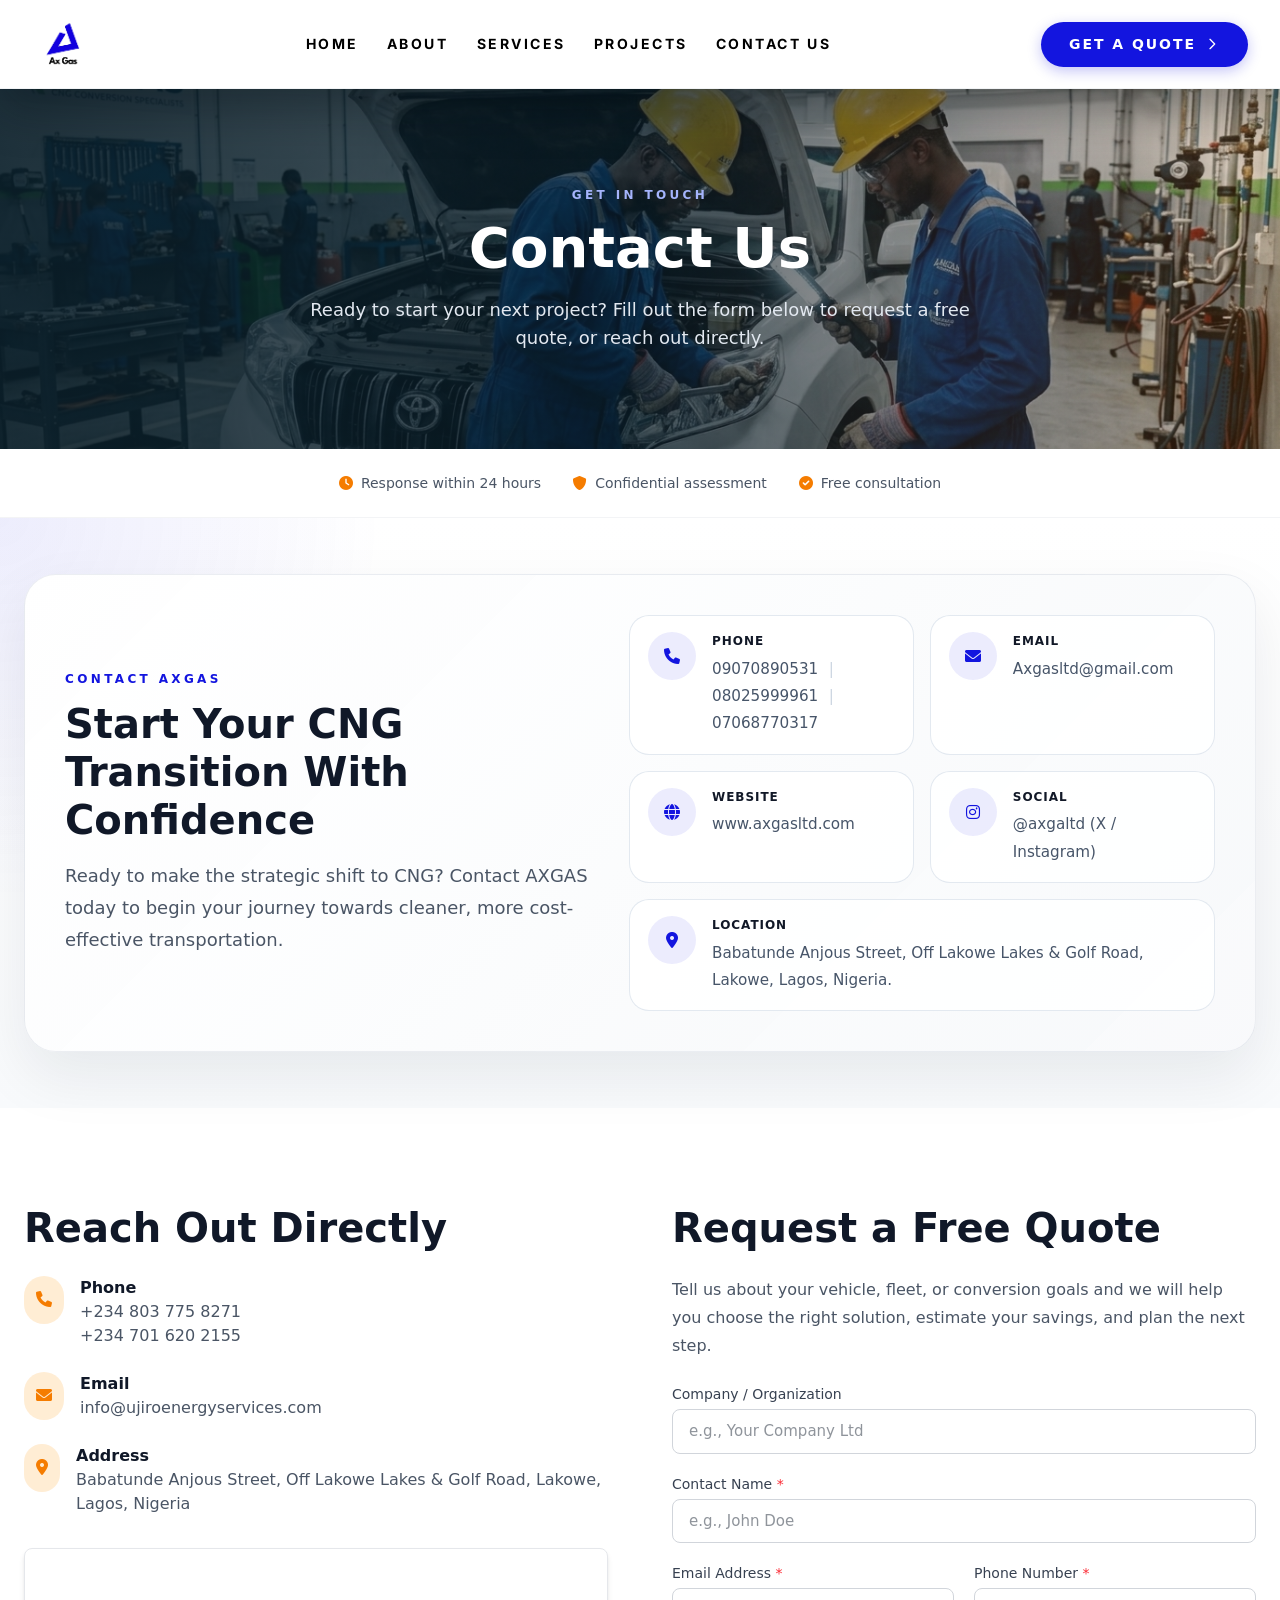
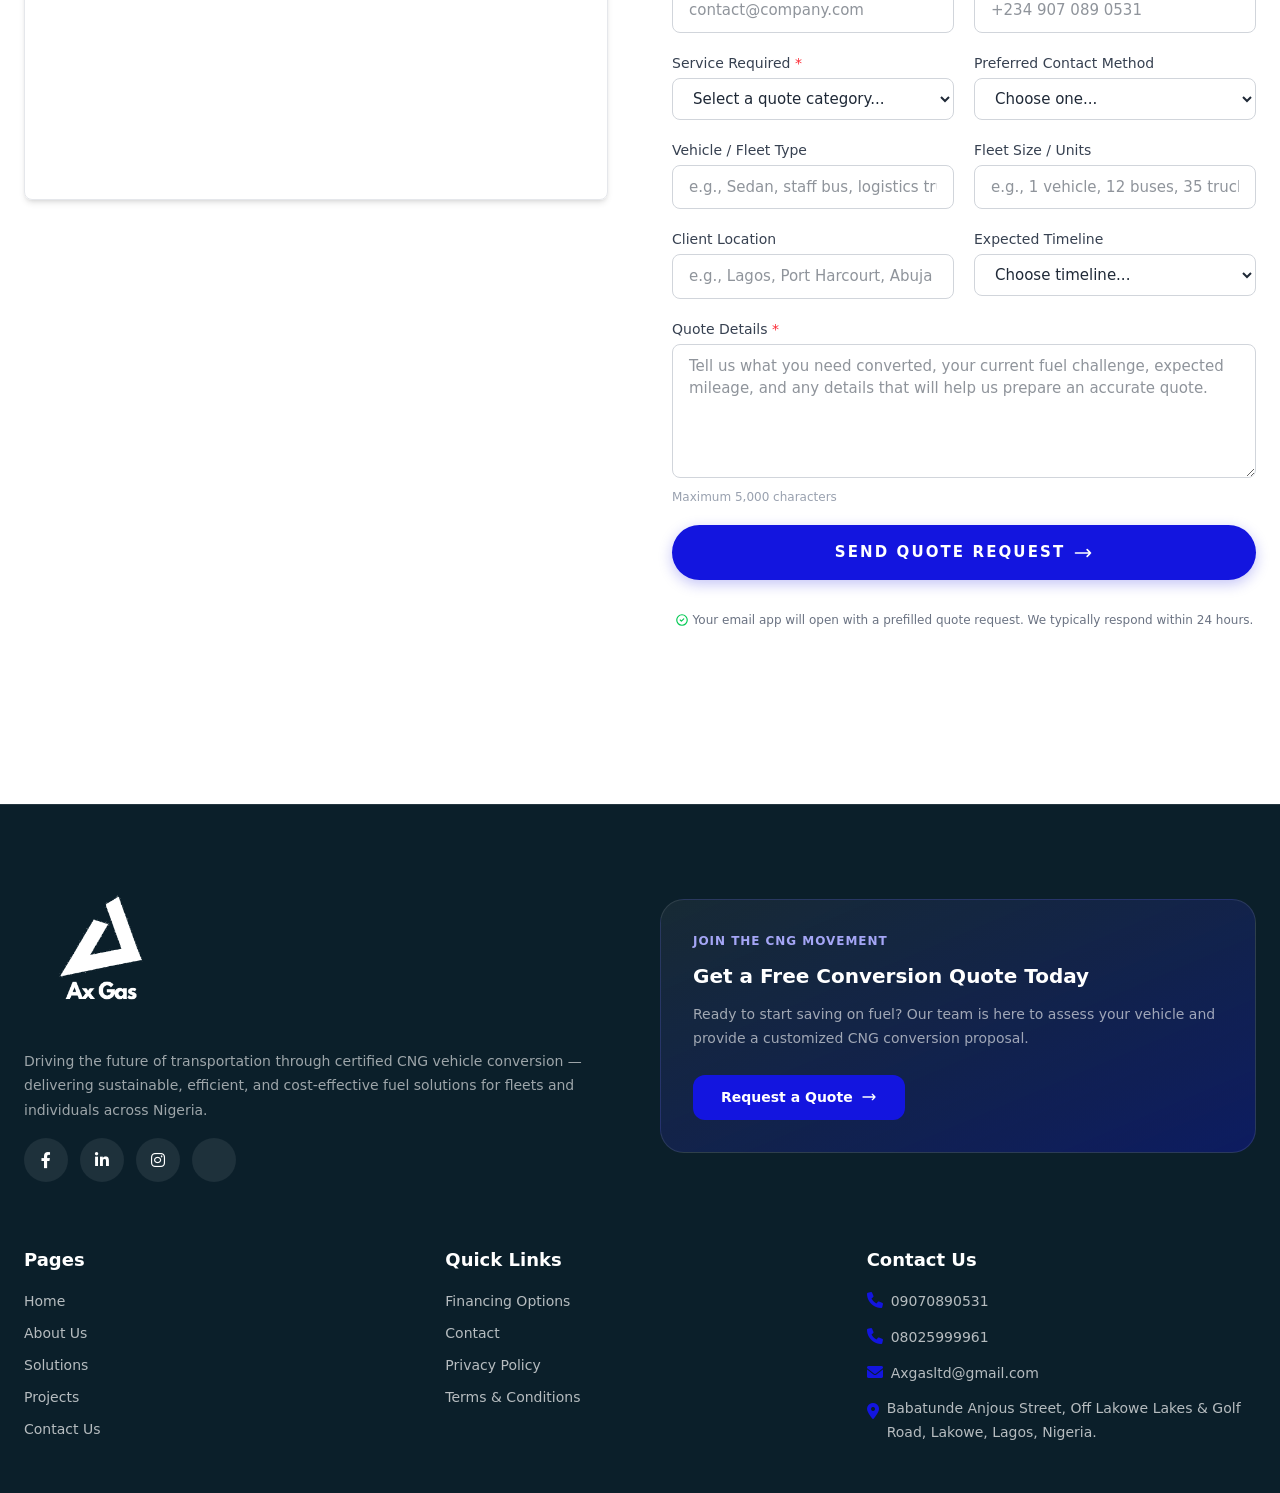
<file: contact.html>
<!DOCTYPE html>
<html lang="en">
  <head>
    <meta charset="UTF-8" />
    <meta name="viewport" content="width=device-width, initial-scale=1.0" />
    <meta name="description" content="" />
    <meta name="robots" content="index, follow" />
    <title>Contact Us | Ujiro Energy Services</title>

    <!-- Canonical -->
    <link rel="canonical" href="https://ujiroenergyservices.com/contact" />

    <!-- Open Graph -->
    <meta property="og:title" content="Contact Us | Ujiro Energy Services" />
    <meta property="og:description" content="" />
    <meta property="og:type" content="website" />
    <meta property="og:url" content="https://ujiroenergyservices.com/contact" />
    <meta property="og:image" content="/img/axgas-logo.png" />
    <meta property="og:image:width" content="1200" />
    <meta property="og:image:height" content="630" />
    <meta property="og:site_name" content="Ujiro Energy Services" />

    <!-- Twitter Card -->
    <meta name="twitter:card" content="summary_large_image" />
    <meta name="twitter:title" content="Contact Us | Ujiro Energy Services" />
    <meta name="twitter:description" content="" />
    <meta name="twitter:image" content="/img/axgas-logo.png" />

    <!-- Preconnect hints -->
    <link rel="preconnect" href="https://cdnjs.cloudflare.com" crossorigin />

    <!-- LCP image preload (page-specific, set by template via $heroPreloadWebp) -->

    <meta name="theme-color" content="#1315DF" />
    <link rel="icon" href="img/cropped-siteicon-32x32.png" type="image/png" />
    <link rel="apple-touch-icon" href="img/axgas-logo.png" />
    <link rel="stylesheet" href="css/tailwind.css" />
    <link rel="stylesheet" href="css/animate.css" />
    <link rel="stylesheet" href="css/custom.css" />
    <link
      rel="preload"
      href="https://cdnjs.cloudflare.com/ajax/libs/font-awesome/6.0.0/css/all.min.css"
      as="style"
      onload="this.onload=null;this.rel='stylesheet'"
    />
    <noscript
      ><link
        rel="stylesheet"
        href="https://cdnjs.cloudflare.com/ajax/libs/font-awesome/6.0.0/css/all.min.css"
    /></noscript>
  </head>
  <body class="site-atmosphere min-h-screen text-gray-800 antialiased">
    <!-- Skip to main content -->
    <a
      href="#main-content"
      class="sr-only-text focus:not-sr-only focus:fixed focus:top-4 focus:left-4 focus:z-[9999] focus:px-4 focus:py-2 focus:bg-brand-orange focus:text-white focus:rounded-lg focus:text-sm focus:font-semibold focus:shadow-lg"
      style="
        position: absolute;
        width: 1px;
        height: 1px;
        padding: 0;
        margin: -1px;
        overflow: hidden;
        clip: rect(0, 0, 0, 0);
        white-space: nowrap;
        border: 0;
      "
      onfocus="this.removeAttribute('style')"
      onblur="this.setAttribute('style','position:absolute;width:1px;height:1px;padding:0;margin:-1px;overflow:hidden;clip:rect(0,0,0,0);white-space:nowrap;border:0;')"
    >
      Skip to main content
    </a>

    <header>
      <!-- Top contact bar -->

      <!-- Navigation Bar -->
      <nav
        class="sticky top-0 z-50 border-b brand-hairline bg-brand-base/95 px-4 py-3 shadow-brand backdrop-blur-md md:px-6 lg:px-8 transition-all duration-300"
        aria-label="Main navigation"
      >
        <div class="mx-auto flex max-w-7xl items-center justify-between gap-4">
          <div class="flex items-center">
            <a href="index.html" aria-label="AXGAS home" class="block">
              <img
                src="img/axgas-logo.png"
                alt="AXGAS – CNG Vehicle Conversion"
                class="h-14 w-auto object-contain md:h-16 logo-image"
              />
            </a>
          </div>
          <ul
            class="hidden md:flex items-center space-x-7 list-none m-0 p-0"
            role="menubar"
          >
            <li role="none">
              <a
                href="index.html"
                role="menuitem"
                class="nav-link relative text-sm font-medium uppercase tracking-[0.18em] transition brand-link"
                >Home</a
              >
            </li>
            <li role="none">
              <a
                href="about.html"
                role="menuitem"
                class="nav-link relative text-sm font-medium uppercase tracking-[0.18em] transition brand-link"
                >About</a
              >
            </li>
            <li role="none">
              <a
                href="services.html"
                role="menuitem"
                class="nav-link relative text-sm font-medium uppercase tracking-[0.18em] transition brand-link"
                >Services</a
              >
            </li>
            <li role="none">
              <a
                href="projects.html"
                role="menuitem"
                class="nav-link relative text-sm font-medium uppercase tracking-[0.18em] transition brand-link"
                >Projects</a
              >
            </li>
            <li role="none">
              <a
                href="contact.html"
                role="menuitem"
                class="nav-link relative text-sm font-medium uppercase tracking-[0.18em] transition brand-link"
                >Contact Us</a
              >
            </li>
          </ul>
          <div class="hidden md:block">
            <a href="#quote-form" class="btn btn-primary">
              Get a Quote
              <svg
                xmlns="http://www.w3.org/2000/svg"
                class="h-4 w-4 ml-2"
                fill="none"
                viewBox="0 0 24 24"
                stroke="currentColor"
                aria-hidden="true"
              >
                <path
                  stroke-linecap="round"
                  stroke-linejoin="round"
                  stroke-width="2"
                  d="M9 5l7 7-7 7"
                />
              </svg>
            </a>
          </div>
          <button
            id="mobile-menu-btn"
            class="md:hidden brand-panel flex h-11 w-11 items-center justify-center rounded-full text-white"
            aria-label="Open navigation menu"
            aria-expanded="false"
            aria-controls="mobile-menu"
          >
            <svg
              xmlns="http://www.w3.org/2000/svg"
              class="h-6 w-6"
              fill="none"
              viewBox="0 0 24 24"
              stroke="currentColor"
              aria-hidden="true"
            >
              <path
                stroke-linecap="round"
                stroke-linejoin="round"
                stroke-width="2"
                d="M4 6h16M4 12h16M4 18h16"
              />
            </svg>
          </button>
        </div>
      </nav>
    </header>

    <!-- Mobile Menu -->
    <div
      id="mobile-menu"
      class="fixed inset-0 bg-black/60 z-50 hidden"
      role="dialog"
      aria-modal="true"
      aria-label="Navigation menu"
    >
      <div
        class="absolute top-0 right-0 h-full w-72 brand-shell shadow-brand flex flex-col p-6 space-y-4 overflow-y-auto"
      >
        <div
          class="flex items-center justify-between border-b brand-hairline pb-4"
        >
          <img
            src="img/axgas-logo.png"
            alt="AXGAS – CNG Vehicle Conversion"
            class="h-12 w-auto object-contain logo-image"
          />
          <button
            id="close-mobile-menu"
            class="brand-panel flex h-10 w-10 items-center justify-center rounded-full text-white"
            aria-label="Close navigation menu"
          >
            <svg
              xmlns="http://www.w3.org/2000/svg"
              class="h-6 w-6"
              fill="none"
              viewBox="0 0 24 24"
              stroke="currentColor"
              aria-hidden="true"
            >
              <path
                stroke-linecap="round"
                stroke-linejoin="round"
                stroke-width="2"
                d="M6 18L18 6M6 6l12 12"
              />
            </svg>
          </button>
        </div>
        <nav aria-label="Mobile navigation">
          <ul class="space-y-1 list-none m-0 p-0">
            <li>
              <a
                href="index.html"
                class="block border-b brand-hairline py-3 text-sm font-semibold uppercase tracking-[0.18em] brand-link"
                >Home</a
              >
            </li>
            <li>
              <a
                href="about.html"
                class="block border-b brand-hairline py-3 text-sm font-semibold uppercase tracking-[0.18em] brand-link"
                >About</a
              >
            </li>
            <li>
              <a
                href="services.html"
                class="block border-b brand-hairline py-3 text-sm font-semibold uppercase tracking-[0.18em] brand-link"
                >Services</a
              >
            </li>
            <li>
              <a
                href="projects.html"
                class="block border-b brand-hairline py-3 text-sm font-semibold uppercase tracking-[0.18em] brand-link"
                >Projects</a
              >
            </li>
            <li>
              <a
                href="contact.html"
                class="block border-b brand-hairline py-3 text-sm font-semibold uppercase tracking-[0.18em] brand-link"
                >Contact Us</a
              >
            </li>
          </ul>
        </nav>
        <a href="#quote-form" class="btn btn-primary justify-center mt-4"
          >Get a Quote</a
        >
      </div>
    </div>

    <main id="main-content" role="main">
      <!-- Contact Hero -->
      <section
        class="relative min-h-[40vh] flex items-center overflow-hidden"
        aria-label="Contact hero"
      >
        <div class="absolute inset-0" aria-hidden="true">
          <img
            src="img/12.jpeg"
            alt=""
            class="w-full h-full object-cover"
            loading="eager"
          />
          <div
            class="absolute inset-0 bg-gradient-to-r from-brand-base/90 via-brand-base/70 to-brand-orange/20"
          ></div>
        </div>
        <div class="relative z-10 max-w-4xl mx-auto px-6 text-center py-20">
          <p class="label-tag text-orange-300 mb-3 animate-fade-in-down">
            Get In Touch
          </p>
          <h1 class="heading-xl text-white mb-4 animate-fade-in-down">
            Contact Us
          </h1>
          <p
            class="text-lg text-slate-200 max-w-2xl mx-auto animate-fade-in-up"
          >
            Ready to start your next project? Fill out the form below to request
            a free quote, or reach out directly.
          </p>
        </div>
      </section>

      <!-- Trust Bar -->
      <section
        class="bg-white border-b border-gray-100 py-6"
        aria-label="Trust indicators"
      >
        <div
          class="max-w-7xl mx-auto px-6 flex flex-wrap items-center justify-center gap-8 text-sm text-gray-600"
        >
          <span class="flex items-center gap-2"
            ><i class="fas fa-clock text-brand-orange" aria-hidden="true"></i>
            Response within 24 hours</span
          >
          <span class="flex items-center gap-2"
            ><i
              class="fas fa-shield-alt text-brand-orange"
              aria-hidden="true"
            ></i>
            Confidential assessment</span
          >
          <span class="flex items-center gap-2"
            ><i
              class="fas fa-check-circle text-brand-orange"
              aria-hidden="true"
            ></i>
            Free consultation</span
          >
        </div>
      </section>

      <section
        id="contact"
        class="contact-highlight-section section-pad-sm"
        aria-label="Contact AXGAS details"
      >
        <div class="max-w-7xl mx-auto px-6">
          <div class="contact-highlight-card">
            <div class="contact-highlight-copy">
              <p class="label-tag mb-3">Contact AXGAS</p>
              <h2 class="heading-lg text-gray-900 mb-4">
                Start Your CNG Transition With Confidence
              </h2>
              <p class="text-gray-600 text-base md:text-lg leading-8 max-w-2xl">
                Ready to make the strategic shift to CNG? Contact AXGAS today
                to begin your journey towards cleaner, more cost-effective
                transportation.
              </p>
            </div>

            <div class="contact-highlight-grid">
              <div class="contact-highlight-item">
                <div class="contact-highlight-item__icon" aria-hidden="true">
                  <i class="fas fa-phone"></i>
                </div>
                <div>
                  <p class="contact-highlight-item__label">Phone</p>
                  <p class="contact-highlight-item__value">
                    <a href="tel:+2349070890531">09070890531</a>
                    <span>|</span>
                    <a href="tel:+2348025999961">08025999961</a>
                    <span>|</span>
                    <a href="tel:+2347068770317">07068770317</a>
                  </p>
                </div>
              </div>

              <div class="contact-highlight-item">
                <div class="contact-highlight-item__icon" aria-hidden="true">
                  <i class="fas fa-envelope"></i>
                </div>
                <div>
                  <p class="contact-highlight-item__label">Email</p>
                  <p class="contact-highlight-item__value">
                    <a href="mailto:Axgasltd@gmail.com">Axgasltd@gmail.com</a>
                  </p>
                </div>
              </div>

              <div class="contact-highlight-item">
                <div class="contact-highlight-item__icon" aria-hidden="true">
                  <i class="fas fa-globe"></i>
                </div>
                <div>
                  <p class="contact-highlight-item__label">Website</p>
                  <p class="contact-highlight-item__value">
                    <a href="https://www.axgasltd.com" target="_blank" rel="noopener noreferrer">www.axgasltd.com</a>
                  </p>
                </div>
              </div>

              <div class="contact-highlight-item">
                <div class="contact-highlight-item__icon" aria-hidden="true">
                  <i class="fab fa-instagram"></i>
                </div>
                <div>
                  <p class="contact-highlight-item__label">Social</p>
                  <p class="contact-highlight-item__value">@axgaltd (X / Instagram)</p>
                </div>
              </div>

              <div class="contact-highlight-item contact-highlight-item--wide">
                <div class="contact-highlight-item__icon" aria-hidden="true">
                  <i class="fas fa-location-dot"></i>
                </div>
                <div>
                  <p class="contact-highlight-item__label">Location</p>
                  <p class="contact-highlight-item__value">
                    Babatunde Anjous Street, Off Lakowe Lakes &amp; Golf Road,
                    Lakowe, Lagos, Nigeria.
                  </p>
                </div>
              </div>
            </div>
          </div>
        </div>
      </section>

      <section class="section-pad">
        <div class="max-w-7xl mx-auto px-6 grid md:grid-cols-2 gap-16">
          <!-- Contact Info -->
          <div>
            <h2 class="heading-lg text-gray-900 mb-6">Reach Out Directly</h2>
            <div class="space-y-6">
              <div class="flex items-start space-x-4">
                <div
                  class="bg-orange-100 text-brand-orange p-3 rounded-full"
                  aria-hidden="true"
                >
                  <i class="fas fa-phone"></i>
                </div>
                <div>
                  <p class="font-semibold text-gray-900">Phone</p>
                  <a
                    href="tel:+2348037758271"
                    class="text-gray-600 hover:text-brand-orange transition"
                    >+234 803 775 8271</a
                  ><br />
                  <a
                    href="tel:+2347016202155"
                    class="text-gray-600 hover:text-brand-orange transition"
                    >+234 701 620 2155</a
                  >
                </div>
              </div>
              <div class="flex items-start space-x-4">
                <div
                  class="bg-orange-100 text-brand-orange p-3 rounded-full"
                  aria-hidden="true"
                >
                  <i class="fas fa-envelope"></i>
                </div>
                <div>
                  <p class="font-semibold text-gray-900">Email</p>
                  <a
                    href="/cdn-cgi/l/email-protection#aec7c0c8c1eedbc4c7dcc1cbc0cbdcc9d7ddcbdcd8c7cdcbdd80cdc1c3"
                    class="text-gray-600 hover:text-brand-orange transition"
                    ><span
                      class="__cf_email__"
                      data-cfemail="1e777078715e6b74776c717b707b6c79676d7b6c68777d7b6d307d7173"
                      >[email&#160;protected]</span
                    ></a
                  >
                </div>
              </div>
              <div class="flex items-start space-x-4">
                <div
                  class="bg-orange-100 text-brand-orange p-3 rounded-full"
                  aria-hidden="true"
                >
                  <i class="fas fa-map-marker-alt"></i>
                </div>
                <div>
                  <p class="font-semibold text-gray-900">Address</p>
                  <p class="text-gray-600">
                    Babatunde Anjous Street, Off Lakowe Lakes &amp; Golf Road,
                    Lakowe, Lagos, Nigeria
                  </p>
                </div>
              </div>
            </div>
            <div
              class="mt-8 rounded-lg overflow-hidden shadow-md border border-gray-200"
            >
              <iframe
                src="https://www.google.com/maps?q=Babatunde+Anjous+Street,+Off+Lakowe+Lakes+Golf+Road,+Lakowe,+Lagos,+Nigeria&output=embed"
                width="100%"
                height="250"
                style="border: 0"
                allowfullscreen=""
                loading="lazy"
                referrerpolicy="no-referrer-when-downgrade"
                title="AXGAS Lakowe Office Location"
              ></iframe>
            </div>
          </div>

          <!-- Quote Form -->
          <div id="quote-form">
            <h2 class="heading-lg text-gray-900 mb-6">Request a Free Quote</h2>
            <p class="text-gray-600 leading-7 mb-6">
              Tell us about your vehicle, fleet, or conversion goals and we
              will help you choose the right solution, estimate your savings,
              and plan the next step.
            </p>

            <form class="space-y-5" data-quote-form novalidate>
              <div>
                <label for="company_name" class="form-label"
                  >Company / Organization</label
                >
                <input
                  type="text"
                  id="company_name"
                  name="company_name"
                  maxlength="200"
                  placeholder="e.g., Your Company Ltd"
                  class="form-input"
                />
              </div>

              <div>
                <label for="contact_name" class="form-label"
                  >Contact Name
                  <span class="text-red-500" aria-hidden="true">*</span></label
                >
                <input
                  type="text"
                  id="contact_name"
                  name="contact_name"
                  required
                  maxlength="200"
                  placeholder="e.g., John Doe"
                  aria-required="true"
                  class="form-input"
                />
              </div>

              <div class="grid grid-cols-1 sm:grid-cols-2 gap-5">
                <div>
                  <label for="email" class="form-label"
                    >Email Address
                    <span class="text-red-500" aria-hidden="true"
                      >*</span
                    ></label
                  >
                  <input
                    type="email"
                    id="email"
                    name="email"
                    required
                    maxlength="255"
                    placeholder="contact@company.com"
                    inputmode="email"
                    aria-required="true"
                    class="form-input"
                  />
                </div>
                <div>
                  <label for="phone" class="form-label"
                    >Phone Number
                    <span class="text-red-500" aria-hidden="true">*</span></label
                  >
                  <input
                    type="tel"
                    id="phone"
                    name="phone"
                    required
                    maxlength="30"
                    placeholder="+234 907 089 0531"
                    inputmode="tel"
                    aria-required="true"
                    class="form-input"
                  />
                </div>
              </div>

              <div class="grid grid-cols-1 sm:grid-cols-2 gap-5">
                <div>
                  <label for="service_type" class="form-label"
                    >Service Required
                    <span class="text-red-500" aria-hidden="true">*</span></label
                  >
                  <select
                    id="service_type"
                    name="service_type"
                    required
                    aria-required="true"
                    class="form-input"
                  >
                    <option value="">Select a quote category...</option>
                    <option value="Passenger &amp; Light Commercial Vehicle Conversion">
                      Passenger &amp; Light Commercial Vehicle Conversion
                    </option>
                    <option value="Heavy Duty &amp; Logistics Diesel-to-CNG Conversion">
                      Heavy Duty &amp; Logistics Diesel-to-CNG Conversion
                    </option>
                    <option value="Fleet Conversion Planning">
                      Fleet Conversion Planning
                    </option>
                    <option value="CNG System Maintenance &amp; Support">
                      CNG System Maintenance &amp; Support
                    </option>
                    <option value="CNG Financing - Pay Small Small">
                      CNG Financing - Pay Small Small
                    </option>
                    <option value="Safety, Compliance &amp; Certification">
                      Safety, Compliance &amp; Certification
                    </option>
                    <option value="General AXGAS Inquiry">
                      General AXGAS Inquiry
                    </option>
                    <option value="Other">Other</option>
                  </select>
                </div>

                <div>
                  <label for="preferred_contact" class="form-label"
                    >Preferred Contact Method</label
                  >
                  <select
                    id="preferred_contact"
                    name="preferred_contact"
                    class="form-input"
                  >
                    <option value="">Choose one...</option>
                    <option value="Phone Call">Phone Call</option>
                    <option value="Email">Email</option>
                    <option value="WhatsApp">WhatsApp</option>
                  </select>
                </div>
              </div>

              <div class="grid grid-cols-1 sm:grid-cols-2 gap-5">
                <div>
                  <label for="vehicle_type" class="form-label"
                    >Vehicle / Fleet Type</label
                  >
                  <input
                    type="text"
                    id="vehicle_type"
                    name="vehicle_type"
                    maxlength="200"
                    placeholder="e.g., Sedan, staff bus, logistics trucks"
                    class="form-input"
                  />
                </div>
                <div>
                  <label for="fleet_size" class="form-label"
                    >Fleet Size / Units</label
                  >
                  <input
                    type="text"
                    id="fleet_size"
                    name="fleet_size"
                    maxlength="100"
                    placeholder="e.g., 1 vehicle, 12 buses, 35 trucks"
                    class="form-input"
                  />
                </div>
              </div>

              <div class="grid grid-cols-1 sm:grid-cols-2 gap-5">
                <div>
                  <label for="location" class="form-label">Client Location</label>
                  <input
                    type="text"
                    id="location"
                    name="location"
                    maxlength="200"
                    placeholder="e.g., Lagos, Port Harcourt, Abuja"
                    class="form-input"
                  />
                </div>
                <div>
                  <label for="timeline" class="form-label">Expected Timeline</label>
                  <select id="timeline" name="timeline" class="form-input">
                    <option value="">Choose timeline...</option>
                    <option value="Immediately">Immediately</option>
                    <option value="Within 2 weeks">Within 2 weeks</option>
                    <option value="Within 1 month">Within 1 month</option>
                    <option value="Within 3 months">Within 3 months</option>
                    <option value="Just researching">Just researching</option>
                  </select>
                </div>
              </div>

              <div>
                <label for="message" class="form-label"
                  >Quote Details
                  <span class="text-red-500" aria-hidden="true">*</span></label
                >
                <textarea
                  id="message"
                  name="message"
                  rows="5"
                  required
                  maxlength="5000"
                  placeholder="Tell us what you need converted, your current fuel challenge, expected mileage, and any details that will help us prepare an accurate quote."
                  aria-required="true"
                  aria-describedby="message-hint"
                  class="form-input"
                ></textarea>
                <p id="message-hint" class="text-xs text-gray-400 mt-1">
                  Maximum 5,000 characters
                </p>
              </div>

              <button
                type="submit"
                class="btn btn-primary btn-lg w-full justify-center"
                data-submit-button
                data-loading-text="Preparing quote request..."
              >
                <span
                  class="submit-inline-spinner hidden"
                  aria-hidden="true"
                ></span>
                <span class="submit-button__label">Send Quote Request</span>
                <svg
                  class="ml-2 w-5 h-5 submit-button__icon"
                  fill="none"
                  stroke="currentColor"
                  stroke-width="2"
                  viewBox="0 0 24 24"
                  aria-hidden="true"
                >
                  <path
                    stroke-linecap="round"
                    stroke-linejoin="round"
                    d="M17 8l4 4m0 0l-4 4m4-4H3"
                  />
                </svg>
              </button>
              <div
                class="hidden rounded-2xl border border-emerald-200 bg-emerald-50 px-4 py-3 text-sm text-emerald-700"
                data-quote-status
                role="status"
                aria-live="polite"
              ></div>
              <p
                class="text-xs text-gray-500 mt-3 text-center flex items-center justify-center gap-1"
              >
                <svg
                  class="w-3.5 h-3.5 text-green-500"
                  fill="none"
                  stroke="currentColor"
                  stroke-width="2"
                  viewBox="0 0 24 24"
                  aria-hidden="true"
                >
                  <path
                    stroke-linecap="round"
                    stroke-linejoin="round"
                    d="M9 12l2 2 4-4m6 2a9 9 0 11-18 0 9 9 0 0118 0z"
                  />
                </svg>
                Your email app will open with a prefilled quote request. We
                typically respond within 24 hours.
              </p>
            </form>
          </div>
        </div>
      </section>
    </main>

    <footer style="margin-top: 5rem; border-top: 1px solid rgba(255,255,255,0.1); background-color: var(--brand-base); color: white; padding-top: 4rem;" role="contentinfo">

      <!-- Top Section: Logo + Quote Card -->
      <div style="max-width: 80rem; margin: 0 auto 4rem; padding: 0 1.5rem; display: grid; grid-template-columns: 1fr 1fr; gap: 2.5rem; align-items: center;">

        <!-- Logo + Description + Socials -->
        <div>
          <img src="img/axgas-logo.png" alt="AXGAS – CNG Vehicle Conversion" style="height: 10rem; width: auto; object-fit: contain; filter: brightness(0) invert(1);">
          <p style="margin: 1.25rem 0 1rem; font-size: 0.875rem; color: rgba(255,255,255,0.6); max-width: 36rem; line-height: 1.75;">
            Driving the future of transportation through certified CNG vehicle conversion — delivering sustainable, efficient, and cost-effective fuel solutions for fleets and individuals across Nigeria.
          </p>
          <div style="display: flex; gap: 0.75rem;">
            <a href="https://www.facebook.com/" target="_blank" rel="noopener noreferrer" aria-label="Facebook" style="all: unset; display: flex; height: 2.75rem; width: 2.75rem; align-items: center; justify-content: center; border-radius: 9999px; background: rgba(255,255,255,0.08); color: white; cursor: pointer;"><i class="fab fa-facebook-f"></i></a>
            <a href="https://www.linkedin.com/" target="_blank" rel="noopener noreferrer" aria-label="LinkedIn" style="all: unset; display: flex; height: 2.75rem; width: 2.75rem; align-items: center; justify-content: center; border-radius: 9999px; background: rgba(255,255,255,0.08); color: white; cursor: pointer;"><i class="fab fa-linkedin-in"></i></a>
            <a href="https://www.instagram.com/axgaltd" target="_blank" rel="noopener noreferrer" aria-label="Instagram" style="all: unset; display: flex; height: 2.75rem; width: 2.75rem; align-items: center; justify-content: center; border-radius: 9999px; background: rgba(255,255,255,0.08); color: white; cursor: pointer;"><i class="fab fa-instagram"></i></a>
            <a href="https://x.com/axgaltd" target="_blank" rel="noopener noreferrer" aria-label="X / Twitter" style="all: unset; display: flex; height: 2.75rem; width: 2.75rem; align-items: center; justify-content: center; border-radius: 9999px; background: rgba(255,255,255,0.08); color: white; cursor: pointer;"><i class="fab fa-x-twitter"></i></a>
          </div>
        </div>

        <!-- Quote Card -->
        <div style="border-radius: 1.5rem; border: 1px solid rgba(255,255,255,0.1); background: linear-gradient(to bottom right, rgba(255,255,255,0.05), rgba(19,21,223,0.3)); padding: 2rem;">
          <p style="font-size: 0.75rem; font-weight: 600; letter-spacing: 0.08em; text-transform: uppercase; color: #a5a6f6; margin: 0 0 0.75rem;">Join the CNG movement</p>
          <h3 style="font-size: 1.25rem; font-weight: 700; color: white; line-height: 1.4; margin: 0 0 0.75rem;">Get a Free Conversion Quote Today</h3>
          <p style="font-size: 0.875rem; color: rgba(255,255,255,0.6); line-height: 1.75; margin: 0 0 1.5rem;">Ready to start saving on fuel? Our team is here to assess your vehicle and provide a customized CNG conversion proposal.</p>
          <a href="#quote-form" style="all: unset; display: inline-flex; align-items: center; background-color: #1315DF; color: white; font-size: 0.875rem; font-weight: 600; padding: 0.75rem 1.75rem; border-radius: 0.75rem; cursor: pointer;">
            Request a Quote
            <svg style="margin-left: 0.5rem; height: 1rem; width: 1rem;" fill="none" stroke="currentColor" stroke-width="2" viewBox="0 0 24 24"><path stroke-linecap="round" stroke-linejoin="round" d="M17 8l4 4m0 0l-4 4m4-4H3"/></svg>
          </a>
        </div>
      </div>

      <!-- Bottom Section: Pages + Quick Links + Contact -->
      <div style="max-width: 80rem; margin: 0 auto; padding: 0 1.5rem 3rem; display: grid; grid-template-columns: 1fr 1fr 1fr; gap: 2rem;">

        <!-- Pages -->
        <div>
          <h4 style="all: unset; display: block; font-size: 1.125rem; font-weight: 600; color: white; margin-bottom: 1rem;">Pages</h4>
          <ul style="all: unset; display: flex; flex-direction: column; gap: 0.5rem;">
            <li style="all: unset; display: block;"><a href="index.html" style="all: unset; color: rgba(255,255,255,0.7); font-size: 0.875rem; cursor: pointer;">Home</a></li>
            <li style="all: unset; display: block;"><a href="about.html" style="all: unset; color: rgba(255,255,255,0.7); font-size: 0.875rem; cursor: pointer;">About Us</a></li>
            <li style="all: unset; display: block;"><a href="services.html" style="all: unset; color: rgba(255,255,255,0.7); font-size: 0.875rem; cursor: pointer;">Solutions</a></li>
            <li style="all: unset; display: block;"><a href="projects.html" style="all: unset; color: rgba(255,255,255,0.7); font-size: 0.875rem; cursor: pointer;">Projects</a></li>
            <li style="all: unset; display: block;"><a href="contact.html" style="all: unset; color: rgba(255,255,255,0.7); font-size: 0.875rem; cursor: pointer;">Contact Us</a></li>
          </ul>
        </div>

        <!-- Quick Links -->
        <div>
          <h4 style="all: unset; display: block; font-size: 1.125rem; font-weight: 600; color: white; margin-bottom: 1rem;">Quick Links</h4>
          <ul style="all: unset; display: flex; flex-direction: column; gap: 0.5rem;">
            <li style="all: unset; display: block;"><a href="/financing" style="all: unset; color: rgba(255,255,255,0.7); font-size: 0.875rem; cursor: pointer;">Financing Options</a></li>
            <li style="all: unset; display: block;"><a href="contact.html" style="all: unset; color: rgba(255,255,255,0.7); font-size: 0.875rem; cursor: pointer;">Contact</a></li>
            <li style="all: unset; display: block;"><a href="/privacy" style="all: unset; color: rgba(255,255,255,0.7); font-size: 0.875rem; cursor: pointer;">Privacy Policy</a></li>
            <li style="all: unset; display: block;"><a href="/terms" style="all: unset; color: rgba(255,255,255,0.7); font-size: 0.875rem; cursor: pointer;">Terms &amp; Conditions</a></li>
          </ul>
        </div>

        <!-- Contact -->
        <div>
          <h4 style="all: unset; display: block; font-size: 1.125rem; font-weight: 600; color: white; margin-bottom: 1rem;">Contact Us</h4>
          <ul style="all: unset; display: flex; flex-direction: column; gap: 0.75rem;">
            <li style="all: unset; display: flex; align-items: center; gap: 0.5rem;">
              <span style="color: #1315DF;"><i class="fas fa-phone"></i></span>
              <a href="tel:+2349070890531" style="all: unset; color: rgba(255,255,255,0.7); font-size: 0.875rem; cursor: pointer;">09070890531</a>
            </li>
            <li style="all: unset; display: flex; align-items: center; gap: 0.5rem;">
              <span style="color: #1315DF;"><i class="fas fa-phone"></i></span>
              <a href="tel:+2348025999961" style="all: unset; color: rgba(255,255,255,0.7); font-size: 0.875rem; cursor: pointer;">08025999961</a>
            </li>
            <li style="all: unset; display: flex; align-items: center; gap: 0.5rem;">
              <span style="color: #1315DF;"><i class="fas fa-envelope"></i></span>
              <a href="mailto:Axgasltd@gmail.com" style="all: unset; color: rgba(255,255,255,0.7); font-size: 0.875rem; cursor: pointer;">Axgasltd@gmail.com</a>
            </li>
            <li style="all: unset; display: flex; align-items: flex-start; gap: 0.5rem;">
              <span style="color: #1315DF; padding-top: 0.15rem;"><i class="fas fa-location-dot"></i></span>
              <span style="color: rgba(255,255,255,0.7); font-size: 0.875rem; line-height: 1.7;">Babatunde Anjous Street, Off Lakowe Lakes &amp; Golf Road, Lakowe, Lagos, Nigeria.</span>
            </li>
          </ul>
        </div>
      </div>
    </footer>

    <!-- Back to top button -->
    <button
      id="back-to-top"
      class="fixed bottom-6 right-6 brand-panel text-white w-12 h-12 rounded-full shadow-brand flex items-center justify-center hover:bg-brand-orange hover:border-brand-orange transition-opacity duration-150 opacity-0 pointer-events-none z-50"
      aria-label="Back to top"
      style="touch-action: manipulation"
    >
      <svg
        class="w-5 h-5"
        fill="none"
        stroke="currentColor"
        stroke-width="2"
        viewBox="0 0 24 24"
      >
        <path
          stroke-linecap="round"
          stroke-linejoin="round"
          d="M5 15l7-7 7 7"
        />
      </svg>
    </button>

    <script
      data-cfasync="false"
      src="cdn-cgi/scripts/5c5dd728/cloudflare-static/email-decode.min.js"
    ></script>
    <script src="js/app.js?v=1777310397"></script>

    <!-- Structured Data -->
    <script type="application/ld+json">
      {
        "@context": "https://schema.org",
        "@type": "Organization",
        "name": "Ujiro Energy Services",
        "url": "ujiroenergyservices.com",
        "logo": "/img/cropped-siteicon-32x32.png",
        "description": "Innovative onshore and offshore oil and gas solutions provider in Nigeria.",
        "address": {
          "@type": "PostalAddress",
          "streetAddress": "Babatunde Anjous Street, Off Lakowe Lakes & Golf Road",
          "addressLocality": "Lakowe",
          "addressRegion": "Lagos",
          "addressCountry": "NG"
        },
        "telephone": "+2348037758271",
        "email": "info@ujiroenergyservices.com",
        "sameAs": [
          "https://www.facebook.com/",
          "https://www.linkedin.com/",
          "https://www.instagram.com/"
        ]
      }
    </script>
    <script
      defer
      src="https://static.cloudflareinsights.com/beacon.min.js/v8c78df7c7c0f484497ecbca7046644da1771523124516"
      integrity="sha512-8DS7rgIrAmghBFwoOTujcf6D9rXvH8xm8JQ1Ja01h9QX8EzXldiszufYa4IFfKdLUKTTrnSFXLDkUEOTrZQ8Qg=="
      data-cf-beacon='{"version":"2024.11.0","token":"353d3a35ebb44f5a81e63a8932fc430c","r":1,"server_timing":{"name":{"cfCacheStatus":true,"cfEdge":true,"cfExtPri":true,"cfL4":true,"cfOrigin":true,"cfSpeedBrain":true},"location_startswith":null}}'
      crossorigin="anonymous"
    ></script>
  </body>
</html>
</file>
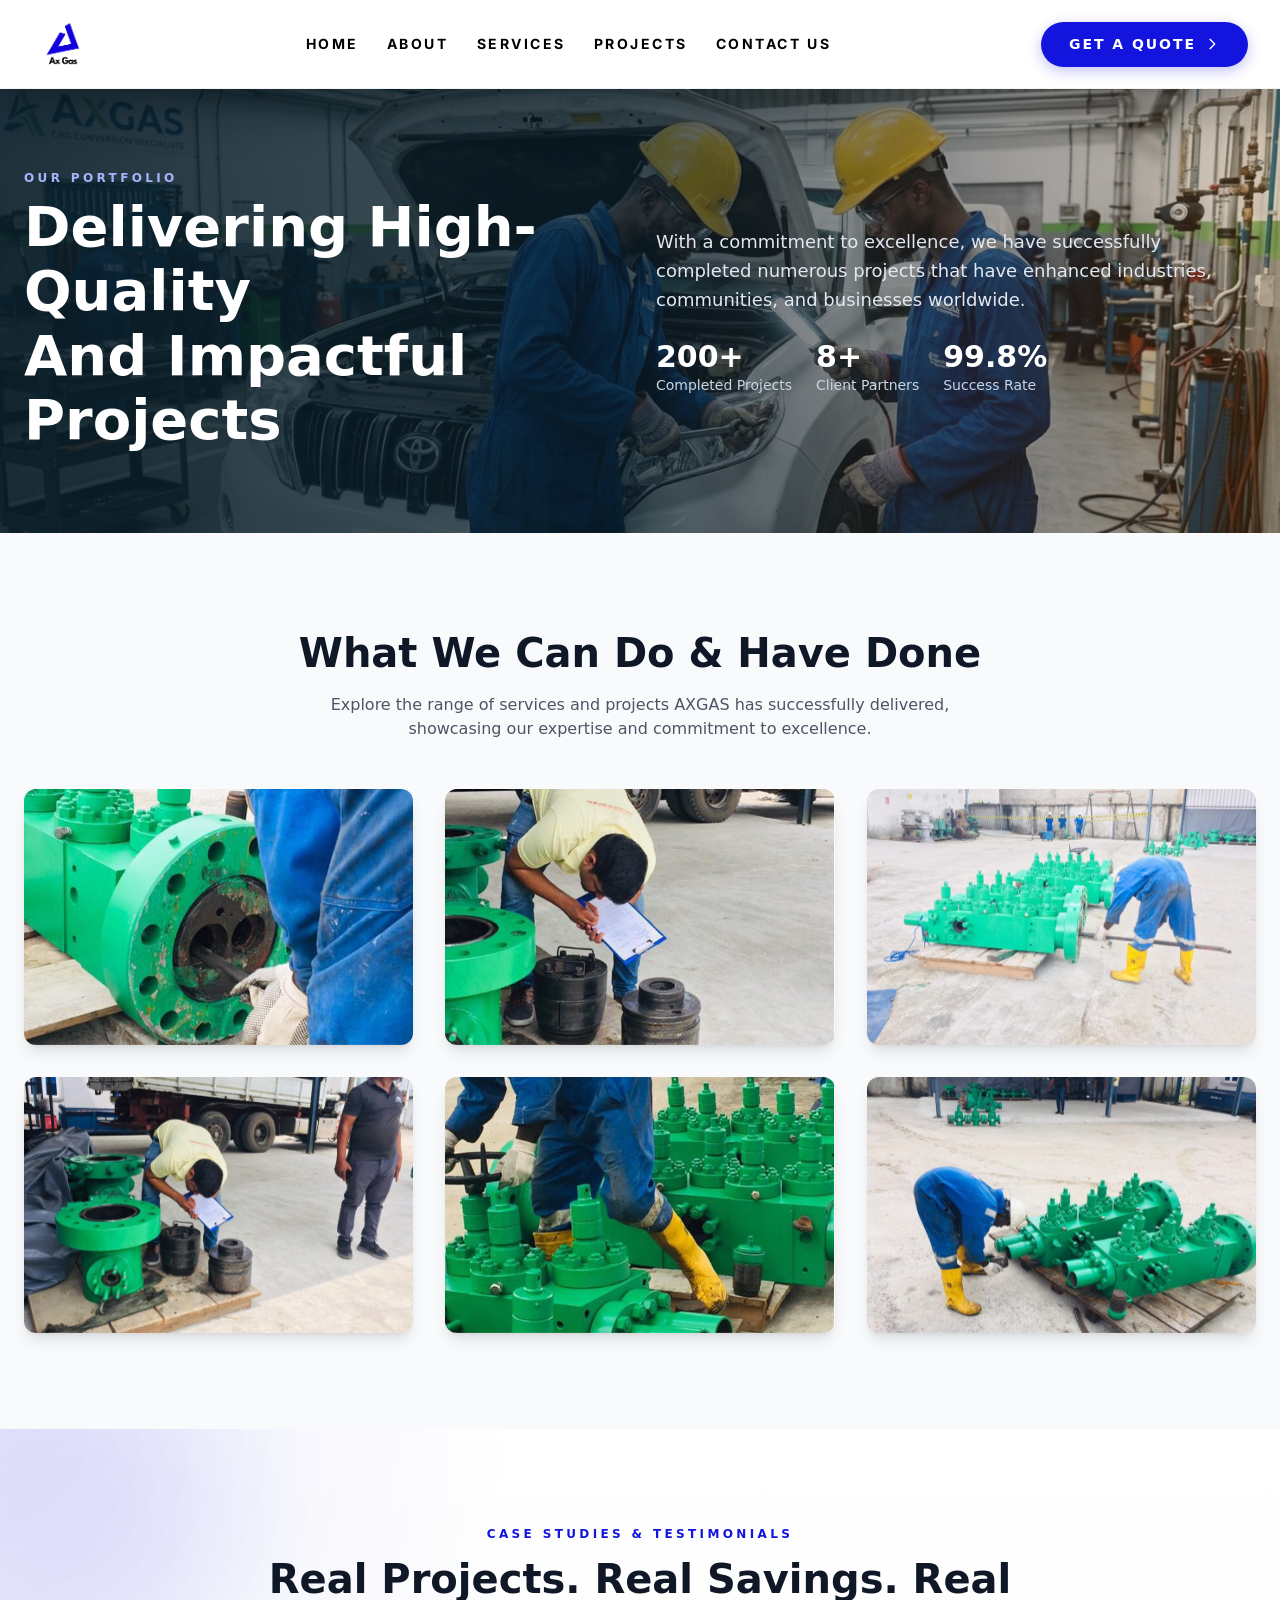
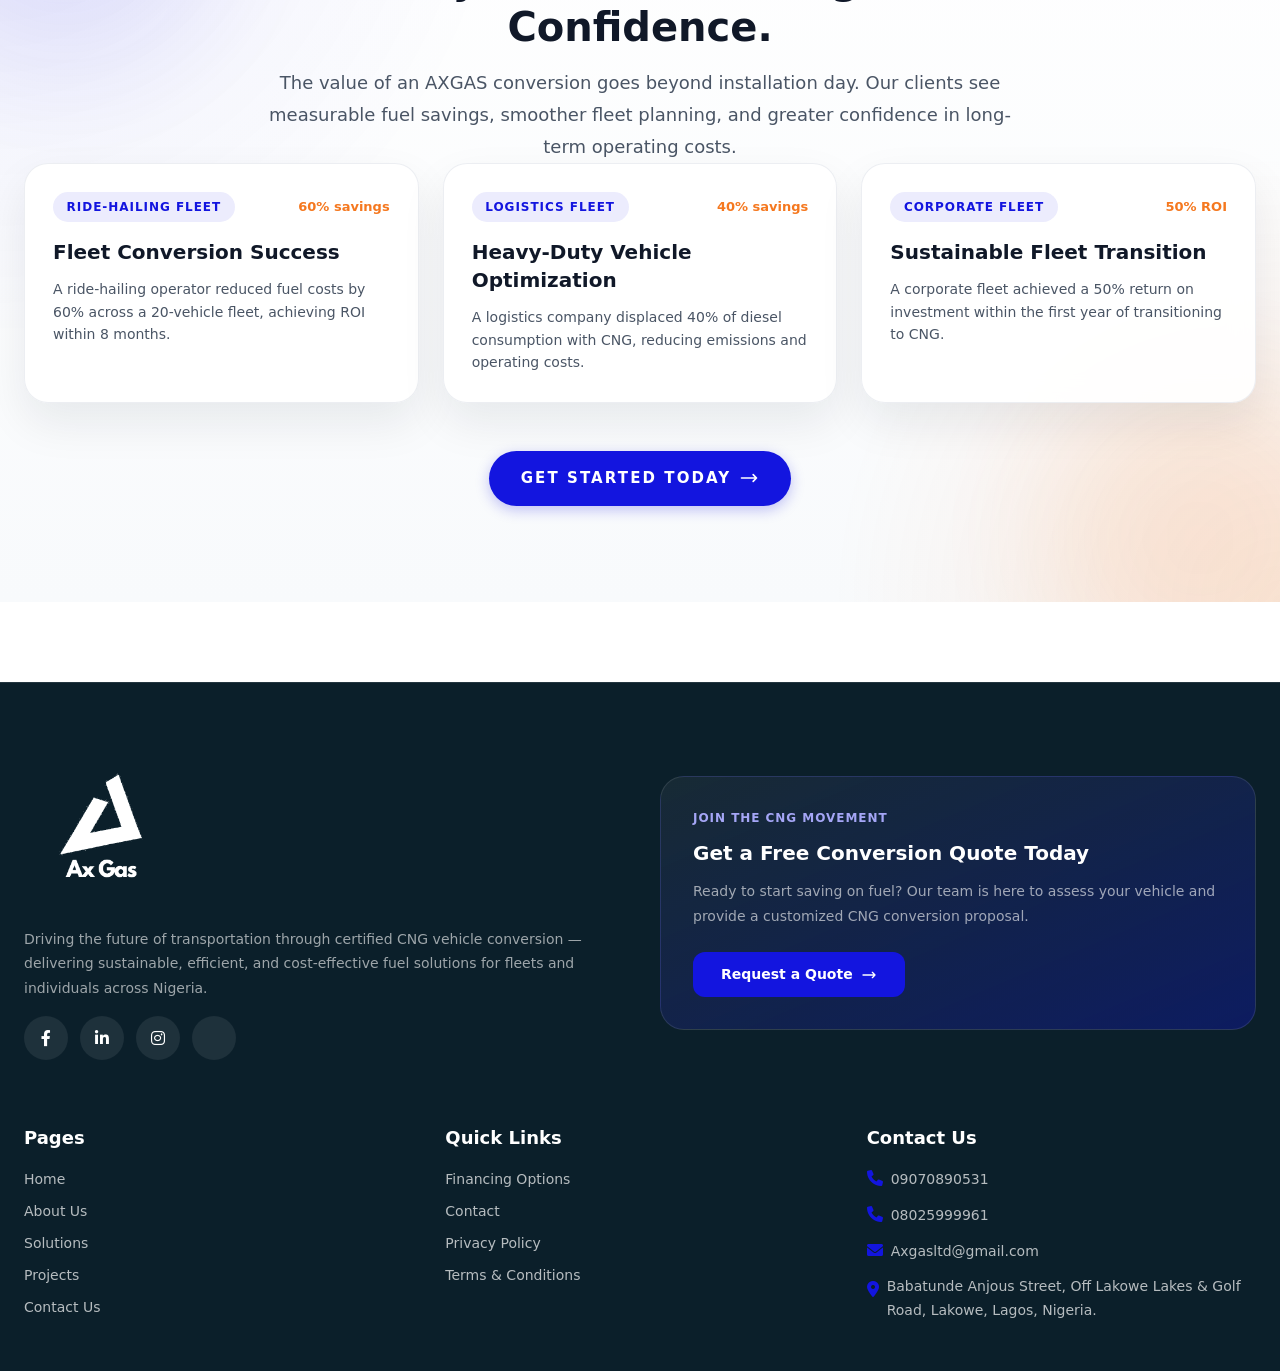
<file: projects.html>
<!DOCTYPE html>
<html lang="en">
  <head>
    <meta charset="UTF-8" />
    <meta name="viewport" content="width=device-width, initial-scale=1.0" />
    <meta
      name="description"
      content="Explore our portfolio of high-quality onshore and offshore engineering projects delivered across Nigeria and beyond."
    />
    <meta name="robots" content="index, follow" />
    <title>Projects | Ujiro Energy Services</title>

    <!-- Canonical -->
    <link rel="canonical" href="https://ujiroenergyservices.com/projects" />

    <!-- Open Graph -->
    <meta property="og:title" content="Projects | Ujiro Energy Services" />
    <meta
      property="og:description"
      content="Explore our portfolio of high-quality onshore and offshore engineering projects delivered across Nigeria and beyond."
    />
    <meta property="og:type" content="website" />
    <meta
      property="og:url"
      content="https://ujiroenergyservices.com/projects"
    />
    <meta property="og:image" content="/img/axgas-logo.png" />
    <meta property="og:image:width" content="1200" />
    <meta property="og:image:height" content="630" />
    <meta property="og:site_name" content="Ujiro Energy Services" />

    <!-- Twitter Card -->
    <meta name="twitter:card" content="summary_large_image" />
    <meta name="twitter:title" content="Projects | Ujiro Energy Services" />
    <meta
      name="twitter:description"
      content="Explore our portfolio of high-quality onshore and offshore engineering projects delivered across Nigeria and beyond."
    />
    <meta name="twitter:image" content="/img/axgas-logo.png" />

    <!-- Preconnect hints -->
    <link rel="preconnect" href="https://cdnjs.cloudflare.com" crossorigin />

    <!-- LCP image preload (page-specific, set by template via $heroPreloadWebp) -->

    <meta name="theme-color" content="#1315DF" />
    <link rel="icon" href="img/cropped-siteicon-32x32.png" type="image/png" />
    <link rel="apple-touch-icon" href="img/axgas-logo.png" />
    <link rel="stylesheet" href="css/tailwind.css" />
    <link rel="stylesheet" href="css/animate.css" />
    <link rel="stylesheet" href="css/custom.css" />
    <link
      rel="preload"
      href="https://cdnjs.cloudflare.com/ajax/libs/font-awesome/6.0.0/css/all.min.css"
      as="style"
      onload="this.onload=null;this.rel='stylesheet'"
    />
    <noscript
      ><link
        rel="stylesheet"
        href="https://cdnjs.cloudflare.com/ajax/libs/font-awesome/6.0.0/css/all.min.css"
    /></noscript>
  </head>
  <body class="site-atmosphere min-h-screen text-gray-800 antialiased">
    <!-- Skip to main content -->
    <a
      href="#main-content"
      class="sr-only-text focus:not-sr-only focus:fixed focus:top-4 focus:left-4 focus:z-[9999] focus:px-4 focus:py-2 focus:bg-brand-orange focus:text-white focus:rounded-lg focus:text-sm focus:font-semibold focus:shadow-lg"
      style="
        position: absolute;
        width: 1px;
        height: 1px;
        padding: 0;
        margin: -1px;
        overflow: hidden;
        clip: rect(0, 0, 0, 0);
        white-space: nowrap;
        border: 0;
      "
      onfocus="this.removeAttribute('style')"
      onblur="this.setAttribute('style','position:absolute;width:1px;height:1px;padding:0;margin:-1px;overflow:hidden;clip:rect(0,0,0,0);white-space:nowrap;border:0;')"
    >
      Skip to main content
    </a>

    <header>
      <!-- Top contact bar -->

      <!-- Navigation Bar -->
      <nav
        class="sticky top-0 z-50 border-b brand-hairline bg-brand-base/95 px-4 py-3 shadow-brand backdrop-blur-md md:px-6 lg:px-8 transition-all duration-300"
        aria-label="Main navigation"
      >
        <div class="mx-auto flex max-w-7xl items-center justify-between gap-4">
          <div class="flex items-center">
            <a href="index.html" aria-label="AXGAS home" class="block">
              <img
                src="img/axgas-logo.png"
                alt="AXGAS – CNG Vehicle Conversion"
                class="h-14 w-auto object-contain md:h-16 logo-image"
              />
            </a>
          </div>
          <ul
            class="hidden md:flex items-center space-x-7 list-none m-0 p-0"
            role="menubar"
          >
            <li role="none">
              <a
                href="index.html"
                role="menuitem"
                class="nav-link relative text-sm font-medium uppercase tracking-[0.18em] transition brand-link"
                >Home</a
              >
            </li>
            <li role="none">
              <a
                href="about.html"
                role="menuitem"
                class="nav-link relative text-sm font-medium uppercase tracking-[0.18em] transition brand-link"
                >About</a
              >
            </li>
            <li role="none">
              <a
                href="services.html"
                role="menuitem"
                class="nav-link relative text-sm font-medium uppercase tracking-[0.18em] transition brand-link"
                >Services</a
              >
            </li>
            <li role="none">
              <a
                href="projects.html"
                role="menuitem"
                class="nav-link relative text-sm font-medium uppercase tracking-[0.18em] transition brand-link"
                >Projects</a
              >
            </li>
            <li role="none">
              <a
                href="contact.html"
                role="menuitem"
                class="nav-link relative text-sm font-medium uppercase tracking-[0.18em] transition brand-link"
                >Contact Us</a
              >
            </li>
          </ul>
          <div class="hidden md:block">
            <a href="contact.html#quote-form" class="btn btn-primary">
              Get a Quote
              <svg
                xmlns="http://www.w3.org/2000/svg"
                class="h-4 w-4 ml-2"
                fill="none"
                viewBox="0 0 24 24"
                stroke="currentColor"
                aria-hidden="true"
              >
                <path
                  stroke-linecap="round"
                  stroke-linejoin="round"
                  stroke-width="2"
                  d="M9 5l7 7-7 7"
                />
              </svg>
            </a>
          </div>
          <button
            id="mobile-menu-btn"
            class="md:hidden brand-panel flex h-11 w-11 items-center justify-center rounded-full text-white"
            aria-label="Open navigation menu"
            aria-expanded="false"
            aria-controls="mobile-menu"
          >
            <svg
              xmlns="http://www.w3.org/2000/svg"
              class="h-6 w-6"
              fill="none"
              viewBox="0 0 24 24"
              stroke="currentColor"
              aria-hidden="true"
            >
              <path
                stroke-linecap="round"
                stroke-linejoin="round"
                stroke-width="2"
                d="M4 6h16M4 12h16M4 18h16"
              />
            </svg>
          </button>
        </div>
      </nav>
    </header>

    <!-- Mobile Menu -->
    <div
      id="mobile-menu"
      class="fixed inset-0 bg-black/60 z-50 hidden"
      role="dialog"
      aria-modal="true"
      aria-label="Navigation menu"
    >
      <div
        class="absolute top-0 right-0 h-full w-72 brand-shell shadow-brand flex flex-col p-6 space-y-4 overflow-y-auto"
      >
        <div
          class="flex items-center justify-between border-b brand-hairline pb-4"
        >
          <img
            src="img/axgas-logo.png"
            alt="AXGAS – CNG Vehicle Conversion"
            class="h-12 w-auto object-contain logo-image"
          />
          <button
            id="close-mobile-menu"
            class="brand-panel flex h-10 w-10 items-center justify-center rounded-full text-white"
            aria-label="Close navigation menu"
          >
            <svg
              xmlns="http://www.w3.org/2000/svg"
              class="h-6 w-6"
              fill="none"
              viewBox="0 0 24 24"
              stroke="currentColor"
              aria-hidden="true"
            >
              <path
                stroke-linecap="round"
                stroke-linejoin="round"
                stroke-width="2"
                d="M6 18L18 6M6 6l12 12"
              />
            </svg>
          </button>
        </div>
        <nav aria-label="Mobile navigation">
          <ul class="space-y-1 list-none m-0 p-0">
            <li>
              <a
                href="index.html"
                class="block border-b brand-hairline py-3 text-sm font-semibold uppercase tracking-[0.18em] brand-link"
                >Home</a
              >
            </li>
            <li>
              <a
                href="about.html"
                class="block border-b brand-hairline py-3 text-sm font-semibold uppercase tracking-[0.18em] brand-link"
                >About</a
              >
            </li>
            <li>
              <a
                href="services.html"
                class="block border-b brand-hairline py-3 text-sm font-semibold uppercase tracking-[0.18em] brand-link"
                >Services</a
              >
            </li>
            <li>
              <a
                href="projects.html"
                class="block border-b brand-hairline py-3 text-sm font-semibold uppercase tracking-[0.18em] brand-link"
                >Projects</a
              >
            </li>
            <li>
              <a
                href="contact.html"
                class="block border-b brand-hairline py-3 text-sm font-semibold uppercase tracking-[0.18em] brand-link"
                >Contact Us</a
              >
            </li>
          </ul>
        </nav>
        <a href="contact.html#quote-form" class="btn btn-primary justify-center mt-4"
          >Get a Quote</a
        >
      </div>
    </div>

    <main id="main-content" role="main">
      <!-- Hero Section -->
      <section
        class="relative min-h-[45vh] flex items-center overflow-hidden"
        aria-label="Projects hero"
      >
        <div class="absolute inset-0" aria-hidden="true">
          <img
            src="img/12.jpeg"
            alt=""
            class="w-full h-full object-cover"
            loading="eager"
            fetchpriority="high"
          />
          <div
            class="absolute inset-0 bg-gradient-to-r from-brand-base/90 via-brand-base/70 to-brand-orange/20"
          ></div>
        </div>
        <div class="relative z-10 max-w-7xl mx-auto px-6 w-full py-20">
          <div class="grid grid-cols-1 md:grid-cols-2 gap-8 items-center">
            <div>
              <p class="label-tag text-orange-300 mb-2 animate-fade-in-down">
                Our Portfolio
              </p>
              <h1
                class="heading-xl text-white leading-tight animate-fade-in-down"
              >
                Delivering High-Quality<br />And Impactful Projects
              </h1>
            </div>
            <div class="animate-fade-in-up">
              <p class="text-slate-200 text-lg leading-relaxed mb-6">
                With a commitment to excellence, we have successfully completed
                numerous projects that have enhanced industries, communities,
                and businesses worldwide.
              </p>
              <div class="flex flex-wrap gap-6">
                <div class="text-white">
                  <p class="text-3xl font-bold">200+</p>
                  <p class="text-sm text-slate-300">Completed Projects</p>
                </div>
                <div class="text-white">
                  <p class="text-3xl font-bold">8+</p>
                  <p class="text-sm text-slate-300">Client Partners</p>
                </div>
                <div class="text-white">
                  <p class="text-3xl font-bold">99.8%</p>
                  <p class="text-sm text-slate-300">Success Rate</p>
                </div>
              </div>
            </div>
          </div>
        </div>
      </section>

      <!-- Projects Grid -->
      <section class="section-pad bg-gray-50" aria-label="Project gallery">
        <div class="max-w-7xl mx-auto px-6">
          <div class="text-center mb-12">
            <h2 class="heading-lg text-gray-900 mb-4">
              What We Can Do & Have Done
            </h2>
            <p class="text-gray-600 max-w-2xl mx-auto">
              Explore the range of services and projects AXGAS has successfully delivered, showcasing our expertise and commitment to excellence.
            </p>
          </div>
          <div class="grid grid-cols-1 sm:grid-cols-2 lg:grid-cols-3 gap-8">
            <div class="relative group overflow-hidden rounded-xl shadow-lg">
              <img
                src="img/projects/u1.jpg"
                alt="CNG Conversion for Passenger Vehicles"
                class="w-full h-64 object-cover transition-transform duration-300 group-hover:scale-105 img-reveal"
                loading="lazy"
                decoding="async"
              />
              <div
                class="absolute inset-0 bg-gradient-to-t from-black/80 via-black/20 to-transparent opacity-0 group-hover:opacity-100 transition-opacity duration-300 flex flex-col justify-end p-5"
              >
                <span
                  class="bg-brand-orange text-white text-xs font-semibold px-3 py-1 rounded-full w-fit mb-2"
                  >CNG Conversion</span
                >
                <h3 class="text-white font-bold text-lg">
                  Passenger Vehicle Conversions
                </h3>
              </div>
            </div>
            <div class="relative group overflow-hidden rounded-xl shadow-lg">
              <img
                src="img/projects/u2.jpg"
                alt="Fleet Conversion Planning"
                class="w-full h-64 object-cover transition-transform duration-300 group-hover:scale-105 img-reveal"
                loading="lazy"
                decoding="async"
              />
              <div
                class="absolute inset-0 bg-gradient-to-t from-black/80 via-black/20 to-transparent opacity-0 group-hover:opacity-100 transition-opacity duration-300 flex flex-col justify-end p-5"
              >
                <span
                  class="bg-brand-orange text-white text-xs font-semibold px-3 py-1 rounded-full w-fit mb-2"
                  >Fleet Planning</span
                >
                <h3 class="text-white font-bold text-lg">
                  Comprehensive Fleet Conversion
                </h3>
              </div>
            </div>
            <div class="relative group overflow-hidden rounded-xl shadow-lg">
              <img
                src="img/projects/u3.jpg"
                alt="Heavy-Duty Vehicle Conversions"
                class="w-full h-64 object-cover transition-transform duration-300 group-hover:scale-105 img-reveal"
                loading="lazy"
                decoding="async"
              />
              <div
                class="absolute inset-0 bg-gradient-to-t from-black/80 via-black/20 to-transparent opacity-0 group-hover:opacity-100 transition-opacity duration-300 flex flex-col justify-end p-5"
              >
                <span
                  class="bg-brand-orange text-white text-xs font-semibold px-3 py-1 rounded-full w-fit mb-2"
                  >Heavy-Duty</span
                >
                <h3 class="text-white font-bold text-lg">
                  Diesel to CNG Conversions
                </h3>
              </div>
            </div>
            <div class="relative group overflow-hidden rounded-xl shadow-lg">
              <img
                src="img/projects/u4.jpg"
                alt="CNG System Maintenance"
                class="w-full h-64 object-cover transition-transform duration-300 group-hover:scale-105 img-reveal"
                loading="lazy"
                decoding="async"
              />
              <div
                class="absolute inset-0 bg-gradient-to-t from-black/80 via-black/20 to-transparent opacity-0 group-hover:opacity-100 transition-opacity duration-300 flex flex-col justify-end p-5"
              >
                <span
                  class="bg-brand-orange text-white text-xs font-semibold px-3 py-1 rounded-full w-fit mb-2"
                  >Maintenance</span
                >
                <h3 class="text-white font-bold text-lg">
                  CNG System Maintenance & Support
                </h3>
              </div>
            </div>
            <div class="relative group overflow-hidden rounded-xl shadow-lg">
              <img
                src="img/projects/u5.jpg"
                alt="Safety and Compliance Services"
                class="w-full h-64 object-cover transition-transform duration-300 group-hover:scale-105 img-reveal"
                loading="lazy"
                decoding="async"
              />
              <div
                class="absolute inset-0 bg-gradient-to-t from-black/80 via-black/20 to-transparent opacity-0 group-hover:opacity-100 transition-opacity duration-300 flex flex-col justify-end p-5"
              >
                <span
                  class="bg-brand-orange text-white text-xs font-semibold px-3 py-1 rounded-full w-fit mb-2"
                  >Compliance</span
                >
                <h3 class="text-white font-bold text-lg">
                  Safety & Compliance Services
                </h3>
              </div>
            </div>
            <div class="relative group overflow-hidden rounded-xl shadow-lg">
              <img
                src="img/projects/u6.jpg"
                alt="CNG Financing Solutions"
                class="w-full h-64 object-cover transition-transform duration-300 group-hover:scale-105 img-reveal"
                loading="lazy"
                decoding="async"
              />
              <div
                class="absolute inset-0 bg-gradient-to-t from-black/80 via-black/20 to-transparent opacity-0 group-hover:opacity-100 transition-opacity duration-300 flex flex-col justify-end p-5"
              >
                <span
                  class="bg-brand-orange text-white text-xs font-semibold px-3 py-1 rounded-full w-fit mb-2"
                  >Financing</span
                >
                <h3 class="text-white font-bold text-lg">
                  Flexible CNG Financing Plans
                </h3>
              </div>
            </div>
          </div>
        </div>
      </section>

      <!-- Case Studies & Testimonials -->
      <section
        id="case-studies"
        class="project-closing-section section-pad relative overflow-hidden bg-gradient-to-r from-gray-50 via-white to-gray-50"
        aria-label="Case studies and testimonials"
      >
        <div class="project-closing-glow project-closing-glow--left" aria-hidden="true"></div>
        <div class="project-closing-glow project-closing-glow--right" aria-hidden="true"></div>
        <div class="max-w-7xl mx-auto px-6 relative z-10">
          <div class="text-center max-w-3xl mx-auto mb-14">
            <p class="label-tag mb-3 text-brand-orange font-semibold">Case Studies &amp; Testimonials</p>
            <h2 class="heading-lg text-gray-900 mb-4">
              Real Projects. Real Savings. Real Confidence.
            </h2>
            <p class="text-gray-600 text-base md:text-lg leading-8">
              The value of an AXGAS conversion goes beyond installation day.
              Our clients see measurable fuel savings, smoother fleet planning,
              and greater confidence in long-term operating costs.
            </p>
          </div>

          <div class="grid gap-6 md:grid-cols-3 mb-12">
            <article class="project-case-card bg-white shadow-lg rounded-lg p-6 hover:shadow-xl transition">
              <div class="project-case-card__topline flex justify-between items-center mb-4">
                <span class="project-case-card__tag bg-brand-orange text-white text-xs font-semibold px-3 py-1 rounded-full">Ride-Hailing Fleet</span>
                <span class="project-case-card__metric text-brand-blue font-bold text-lg">60% savings</span>
              </div>
              <h3 class="text-xl font-bold text-gray-900 mb-3">
                Fleet Conversion Success
              </h3>
              <p class="text-gray-600 text-sm leading-relaxed">
                A ride-hailing operator reduced fuel costs by 60% across a 20-vehicle fleet, achieving ROI within 8 months.
              </p>
            </article>

            <article class="project-case-card bg-white shadow-lg rounded-lg p-6 hover:shadow-xl transition">
              <div class="project-case-card__topline flex justify-between items-center mb-4">
                <span class="project-case-card__tag bg-brand-orange text-white text-xs font-semibold px-3 py-1 rounded-full">Logistics Fleet</span>
                <span class="project-case-card__metric text-brand-blue font-bold text-lg">40% savings</span>
              </div>
              <h3 class="text-xl font-bold text-gray-900 mb-3">
                Heavy-Duty Vehicle Optimization
              </h3>
              <p class="text-gray-600 text-sm leading-relaxed">
                A logistics company displaced 40% of diesel consumption with CNG, reducing emissions and operating costs.
              </p>
            </article>

            <article class="project-case-card bg-white shadow-lg rounded-lg p-6 hover:shadow-xl transition">
              <div class="project-case-card__topline flex justify-between items-center mb-4">
                <span class="project-case-card__tag bg-brand-orange text-white text-xs font-semibold px-3 py-1 rounded-full">Corporate Fleet</span>
                <span class="project-case-card__metric text-brand-blue font-bold text-lg">50% ROI</span>
              </div>
              <h3 class="text-xl font-bold text-gray-900 mb-3">
                Sustainable Fleet Transition
              </h3>
              <p class="text-gray-600 text-sm leading-relaxed">
                A corporate fleet achieved a 50% return on investment within the first year of transitioning to CNG.
              </p>
            </article>
          </div>

          <div class="text-center">
            <a
              href="contact.html"
              class="btn btn-primary btn-lg inline-flex items-center justify-center"
            >
              Get Started Today
              <svg
                xmlns="http://www.w3.org/2000/svg"
                class="ml-2 h-5 w-5"
                fill="none"
                viewBox="0 0 24 24"
                stroke="currentColor"
                aria-hidden="true"
              >
                <path
                  stroke-linecap="round"
                  stroke-linejoin="round"
                  stroke-width="2"
                  d="M17 8l4 4m0 0l-4 4m4-4H3"
                />
              </svg>
            </a>
          </div>
        </div>
      </section>
    </main>

    <footer style="margin-top: 5rem; border-top: 1px solid rgba(255,255,255,0.1); background-color: var(--brand-base); color: white; padding-top: 4rem;" role="contentinfo">

      <!-- Top Section: Logo + Quote Card -->
      <div style="max-width: 80rem; margin: 0 auto 4rem; padding: 0 1.5rem; display: grid; grid-template-columns: 1fr 1fr; gap: 2.5rem; align-items: center;">

        <!-- Logo + Description + Socials -->
        <div>
          <img src="img/axgas-logo.png" alt="AXGAS – CNG Vehicle Conversion" style="height: 10rem; width: auto; object-fit: contain; filter: brightness(0) invert(1);">
          <p style="margin: 1.25rem 0 1rem; font-size: 0.875rem; color: rgba(255,255,255,0.6); max-width: 36rem; line-height: 1.75;">
            Driving the future of transportation through certified CNG vehicle conversion — delivering sustainable, efficient, and cost-effective fuel solutions for fleets and individuals across Nigeria.
          </p>
          <div style="display: flex; gap: 0.75rem;">
            <a href="https://www.facebook.com/" target="_blank" rel="noopener noreferrer" aria-label="Facebook" style="all: unset; display: flex; height: 2.75rem; width: 2.75rem; align-items: center; justify-content: center; border-radius: 9999px; background: rgba(255,255,255,0.08); color: white; cursor: pointer;"><i class="fab fa-facebook-f"></i></a>
            <a href="https://www.linkedin.com/" target="_blank" rel="noopener noreferrer" aria-label="LinkedIn" style="all: unset; display: flex; height: 2.75rem; width: 2.75rem; align-items: center; justify-content: center; border-radius: 9999px; background: rgba(255,255,255,0.08); color: white; cursor: pointer;"><i class="fab fa-linkedin-in"></i></a>
            <a href="https://www.instagram.com/axgaltd" target="_blank" rel="noopener noreferrer" aria-label="Instagram" style="all: unset; display: flex; height: 2.75rem; width: 2.75rem; align-items: center; justify-content: center; border-radius: 9999px; background: rgba(255,255,255,0.08); color: white; cursor: pointer;"><i class="fab fa-instagram"></i></a>
            <a href="https://x.com/axgaltd" target="_blank" rel="noopener noreferrer" aria-label="X / Twitter" style="all: unset; display: flex; height: 2.75rem; width: 2.75rem; align-items: center; justify-content: center; border-radius: 9999px; background: rgba(255,255,255,0.08); color: white; cursor: pointer;"><i class="fab fa-x-twitter"></i></a>
          </div>
        </div>

        <!-- Quote Card -->
        <div style="border-radius: 1.5rem; border: 1px solid rgba(255,255,255,0.1); background: linear-gradient(to bottom right, rgba(255,255,255,0.05), rgba(19,21,223,0.3)); padding: 2rem;">
          <p style="font-size: 0.75rem; font-weight: 600; letter-spacing: 0.08em; text-transform: uppercase; color: #a5a6f6; margin: 0 0 0.75rem;">Join the CNG movement</p>
          <h3 style="font-size: 1.25rem; font-weight: 700; color: white; line-height: 1.4; margin: 0 0 0.75rem;">Get a Free Conversion Quote Today</h3>
          <p style="font-size: 0.875rem; color: rgba(255,255,255,0.6); line-height: 1.75; margin: 0 0 1.5rem;">Ready to start saving on fuel? Our team is here to assess your vehicle and provide a customized CNG conversion proposal.</p>
          <a href="contact.html#quote-form" style="all: unset; display: inline-flex; align-items: center; background-color: #1315DF; color: white; font-size: 0.875rem; font-weight: 600; padding: 0.75rem 1.75rem; border-radius: 0.75rem; cursor: pointer;">
            Request a Quote
            <svg style="margin-left: 0.5rem; height: 1rem; width: 1rem;" fill="none" stroke="currentColor" stroke-width="2" viewBox="0 0 24 24"><path stroke-linecap="round" stroke-linejoin="round" d="M17 8l4 4m0 0l-4 4m4-4H3"/></svg>
          </a>
        </div>
      </div>

      <!-- Bottom Section: Pages + Quick Links + Contact -->
      <div style="max-width: 80rem; margin: 0 auto; padding: 0 1.5rem 3rem; display: grid; grid-template-columns: 1fr 1fr 1fr; gap: 2rem;">

        <!-- Pages -->
        <div>
          <h4 style="all: unset; display: block; font-size: 1.125rem; font-weight: 600; color: white; margin-bottom: 1rem;">Pages</h4>
          <ul style="all: unset; display: flex; flex-direction: column; gap: 0.5rem;">
            <li style="all: unset; display: block;"><a href="index.html" style="all: unset; color: rgba(255,255,255,0.7); font-size: 0.875rem; cursor: pointer;">Home</a></li>
            <li style="all: unset; display: block;"><a href="about.html" style="all: unset; color: rgba(255,255,255,0.7); font-size: 0.875rem; cursor: pointer;">About Us</a></li>
            <li style="all: unset; display: block;"><a href="services.html" style="all: unset; color: rgba(255,255,255,0.7); font-size: 0.875rem; cursor: pointer;">Solutions</a></li>
            <li style="all: unset; display: block;"><a href="projects.html" style="all: unset; color: rgba(255,255,255,0.7); font-size: 0.875rem; cursor: pointer;">Projects</a></li>
            <li style="all: unset; display: block;"><a href="contact.html" style="all: unset; color: rgba(255,255,255,0.7); font-size: 0.875rem; cursor: pointer;">Contact Us</a></li>
          </ul>
        </div>

        <!-- Quick Links -->
        <div>
          <h4 style="all: unset; display: block; font-size: 1.125rem; font-weight: 600; color: white; margin-bottom: 1rem;">Quick Links</h4>
          <ul style="all: unset; display: flex; flex-direction: column; gap: 0.5rem;">
            <li style="all: unset; display: block;"><a href="/financing" style="all: unset; color: rgba(255,255,255,0.7); font-size: 0.875rem; cursor: pointer;">Financing Options</a></li>
            <li style="all: unset; display: block;"><a href="contact.html" style="all: unset; color: rgba(255,255,255,0.7); font-size: 0.875rem; cursor: pointer;">Contact</a></li>
            <li style="all: unset; display: block;"><a href="/privacy" style="all: unset; color: rgba(255,255,255,0.7); font-size: 0.875rem; cursor: pointer;">Privacy Policy</a></li>
            <li style="all: unset; display: block;"><a href="/terms" style="all: unset; color: rgba(255,255,255,0.7); font-size: 0.875rem; cursor: pointer;">Terms &amp; Conditions</a></li>
          </ul>
        </div>

        <!-- Contact -->
        <div>
          <h4 style="all: unset; display: block; font-size: 1.125rem; font-weight: 600; color: white; margin-bottom: 1rem;">Contact Us</h4>
          <ul style="all: unset; display: flex; flex-direction: column; gap: 0.75rem;">
            <li style="all: unset; display: flex; align-items: center; gap: 0.5rem;">
              <span style="color: #1315DF;"><i class="fas fa-phone"></i></span>
              <a href="tel:+2349070890531" style="all: unset; color: rgba(255,255,255,0.7); font-size: 0.875rem; cursor: pointer;">09070890531</a>
            </li>
            <li style="all: unset; display: flex; align-items: center; gap: 0.5rem;">
              <span style="color: #1315DF;"><i class="fas fa-phone"></i></span>
              <a href="tel:+2348025999961" style="all: unset; color: rgba(255,255,255,0.7); font-size: 0.875rem; cursor: pointer;">08025999961</a>
            </li>
            <li style="all: unset; display: flex; align-items: center; gap: 0.5rem;">
              <span style="color: #1315DF;"><i class="fas fa-envelope"></i></span>
              <a href="mailto:Axgasltd@gmail.com" style="all: unset; color: rgba(255,255,255,0.7); font-size: 0.875rem; cursor: pointer;">Axgasltd@gmail.com</a>
            </li>
            <li style="all: unset; display: flex; align-items: flex-start; gap: 0.5rem;">
              <span style="color: #1315DF; padding-top: 0.15rem;"><i class="fas fa-location-dot"></i></span>
              <span style="color: rgba(255,255,255,0.7); font-size: 0.875rem; line-height: 1.7;">Babatunde Anjous Street, Off Lakowe Lakes &amp; Golf Road, Lakowe, Lagos, Nigeria.</span>
            </li>
          </ul>
        </div>
      </div>
    </footer>

    <!-- Back to top button -->
    <button
      id="back-to-top"
      class="fixed bottom-6 right-6 brand-panel text-white w-12 h-12 rounded-full shadow-brand flex items-center justify-center hover:bg-brand-orange hover:border-brand-orange transition-opacity duration-150 opacity-0 pointer-events-none z-50"
      aria-label="Back to top"
      style="touch-action: manipulation"
    >
      <svg
        class="w-5 h-5"
        fill="none"
        stroke="currentColor"
        stroke-width="2"
        viewBox="0 0 24 24"
      >
        <path
          stroke-linecap="round"
          stroke-linejoin="round"
          d="M5 15l7-7 7 7"
        />
      </svg>
    </button>

    <script
      data-cfasync="false"
      src="cdn-cgi/scripts/5c5dd728/cloudflare-static/email-decode.min.js"
    ></script>
    <script src="js/app.js?v=1777310397"></script>

    <!-- Structured Data -->
    <script type="application/ld+json">
      {
        "@context": "https://schema.org",
        "@type": "Organization",
        "name": "Ujiro Energy Services",
        "url": "ujiroenergyservices.com",
        "logo": "/img/cropped-siteicon-32x32.png",
        "description": "Innovative onshore and offshore oil and gas solutions provider in Nigeria.",
        "address": {
          "@type": "PostalAddress",
          "streetAddress": "Airport Rd, Igwuruta",
          "addressLocality": "Port Harcourt",
          "addressRegion": "Rivers",
          "postalCode": "511101",
          "addressCountry": "NG"
        },
        "telephone": "+2348037758271",
        "email": "info@ujiroenergyservices.com",
        "sameAs": [
          "https://www.facebook.com/",
          "https://www.linkedin.com/",
          "https://www.instagram.com/"
        ]
      }
    </script>
    <script
      defer
      src="https://static.cloudflareinsights.com/beacon.min.js/v8c78df7c7c0f484497ecbca7046644da1771523124516"
      integrity="sha512-8DS7rgIrAmghBFwoOTujcf6D9rXvH8xm8JQ1Ja01h9QX8EzXldiszufYa4IFfKdLUKTTrnSFXLDkUEOTrZQ8Qg=="
      data-cf-beacon='{"version":"2024.11.0","token":"353d3a35ebb44f5a81e63a8932fc430c","r":1,"server_timing":{"name":{"cfCacheStatus":true,"cfEdge":true,"cfExtPri":true,"cfL4":true,"cfOrigin":true,"cfSpeedBrain":true},"location_startswith":null}}'
      crossorigin="anonymous"
    ></script>
  </body>
</html>
</file>
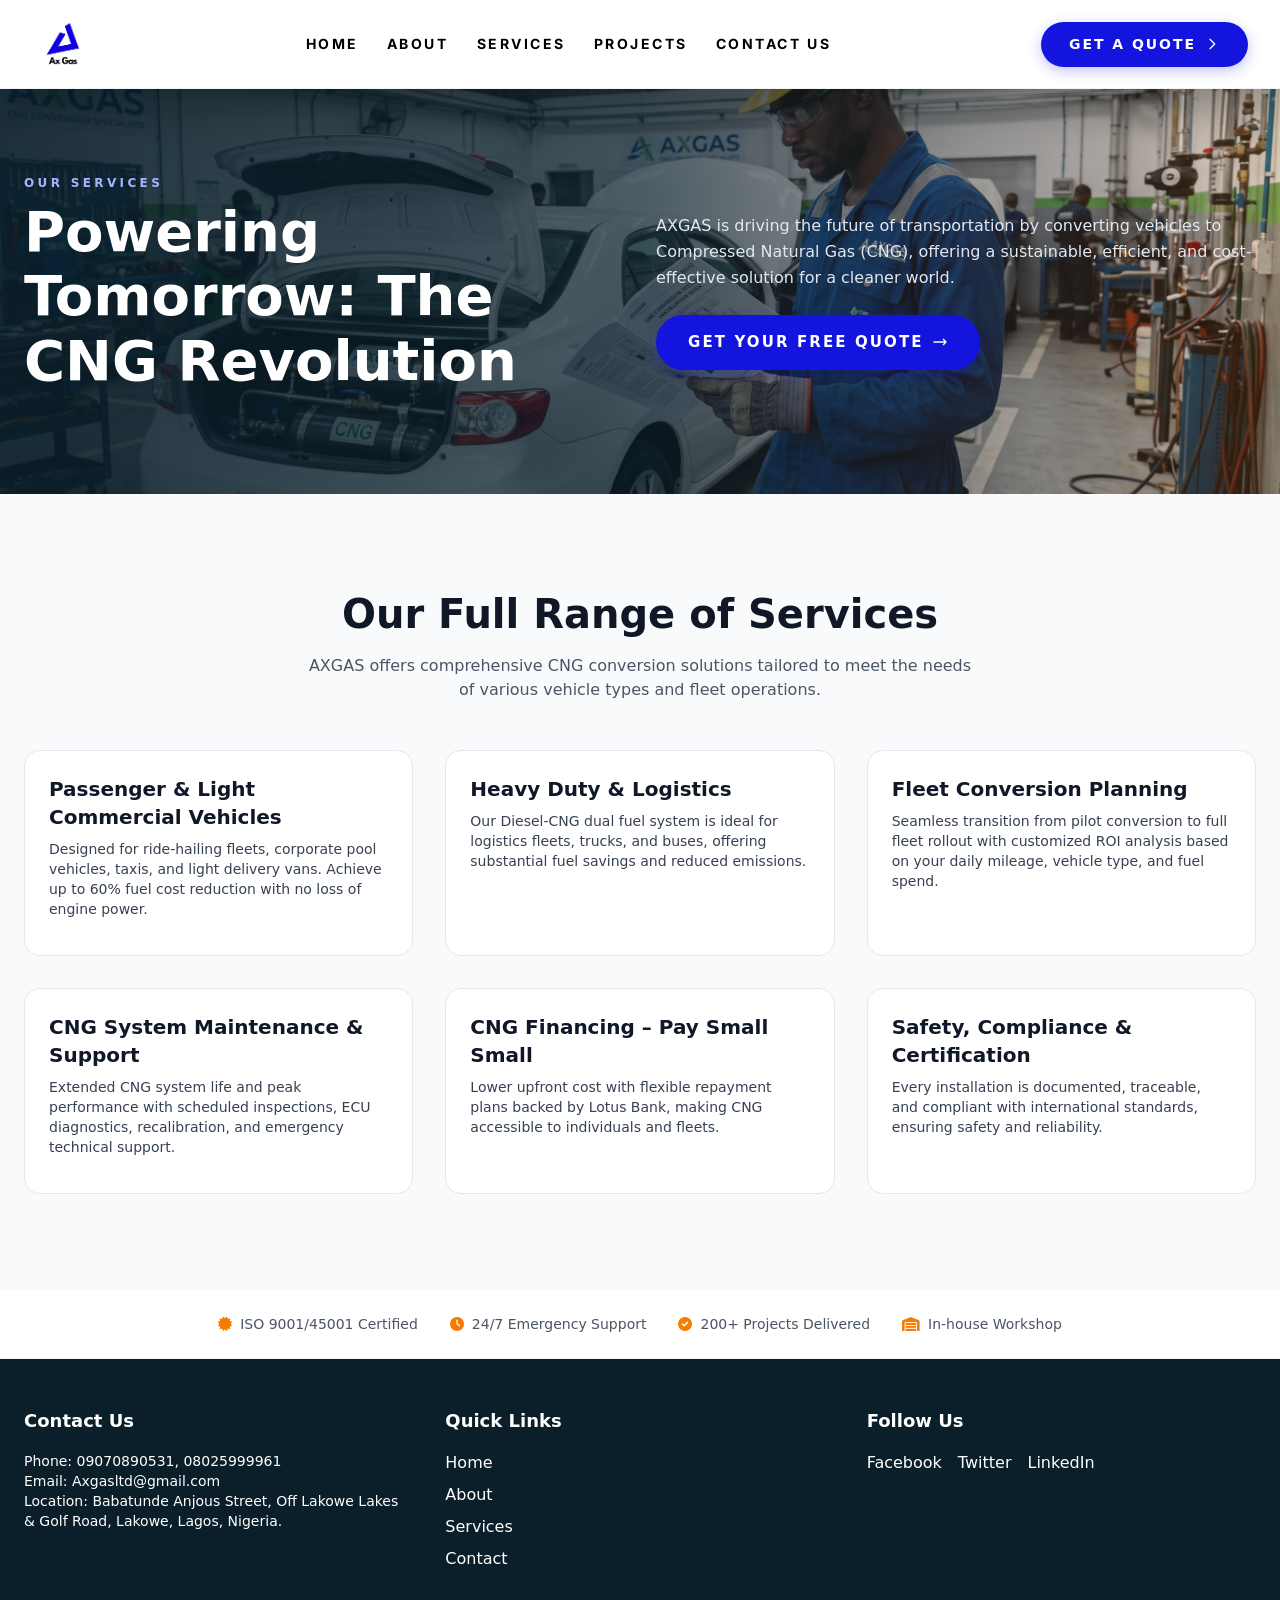
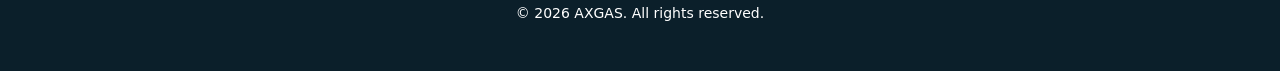
<file: services.html>
<!DOCTYPE html>
<html lang="en">
  <head>
    <meta charset="UTF-8" />
    <meta name="viewport" content="width=device-width, initial-scale=1.0" />
    <meta
      name="description"
      content="Comprehensive oil and gas services including well completion, wellhead maintenance, supply, refurbishment, offshore intervention, logistics, QAQC, and HSE solutions."
    />
    <meta name="robots" content="index, follow" />
    <title>Our Services | Ujiro Energy Services</title>

    <!-- Canonical -->
    <link rel="canonical" href="https://ujiroenergyservices.com/services" />

    <!-- Open Graph -->
    <meta property="og:title" content="Our Services | Ujiro Energy Services" />
    <meta
      property="og:description"
      content="Comprehensive oil and gas services including well completion, wellhead maintenance, supply, refurbishment, offshore intervention, logistics, QAQC, and HSE solutions."
    />
    <meta property="og:type" content="website" />
    <meta
      property="og:url"
      content="https://ujiroenergyservices.com/services"
    />
    <meta property="og:image" content="/img/axgas-logo.png" />
    <meta property="og:image:width" content="1200" />
    <meta property="og:image:height" content="630" />
    <meta property="og:site_name" content="Ujiro Energy Services" />

    <!-- Twitter Card -->
    <meta name="twitter:card" content="summary_large_image" />
    <meta name="twitter:title" content="Our Services | Ujiro Energy Services" />
    <meta
      name="twitter:description"
      content="Comprehensive oil and gas services including well completion, wellhead maintenance, supply, refurbishment, offshore intervention, logistics, QAQC, and HSE solutions."
    />
    <meta name="twitter:image" content="/img/axgas-logo.png" />

    <!-- Preconnect hints -->
    <link rel="preconnect" href="https://cdnjs.cloudflare.com" crossorigin />

    <!-- LCP image preload (page-specific, set by template via $heroPreloadWebp) -->

    <meta name="theme-color" content="#1315DF" />
    <link rel="icon" href="img/cropped-siteicon-32x32.png" type="image/png" />
    <link rel="apple-touch-icon" href="img/axgas-logo.png" />
    <link rel="stylesheet" href="css/tailwind.css" />
    <link rel="stylesheet" href="css/animate.css" />
    <link rel="stylesheet" href="css/custom.css" />
    <link
      rel="preload"
      href="https://cdnjs.cloudflare.com/ajax/libs/font-awesome/6.0.0/css/all.min.css"
      as="style"
      onload="this.onload=null;this.rel='stylesheet'"
    />
    <noscript
      ><link
        rel="stylesheet"
        href="https://cdnjs.cloudflare.com/ajax/libs/font-awesome/6.0.0/css/all.min.css"
    /></noscript>
  </head>
  <body class="site-atmosphere min-h-screen text-gray-800 antialiased">
    <!-- Skip to main content -->
    <a
      href="#main-content"
      class="sr-only-text focus:not-sr-only focus:fixed focus:top-4 focus:left-4 focus:z-[9999] focus:px-4 focus:py-2 focus:bg-brand-orange focus:text-white focus:rounded-lg focus:text-sm focus:font-semibold focus:shadow-lg"
      style="
        position: absolute;
        width: 1px;
        height: 1px;
        padding: 0;
        margin: -1px;
        overflow: hidden;
        clip: rect(0, 0, 0, 0);
        white-space: nowrap;
        border: 0;
      "
      onfocus="this.removeAttribute('style')"
      onblur="this.setAttribute('style','position:absolute;width:1px;height:1px;padding:0;margin:-1px;overflow:hidden;clip:rect(0,0,0,0);white-space:nowrap;border:0;')"
    >
      Skip to main content
    </a>

    <header>
      <!-- Top contact bar -->

      <!-- Navigation Bar -->
      <nav
        class="sticky top-0 z-50 border-b brand-hairline bg-brand-base/95 px-4 py-3 shadow-brand backdrop-blur-md md:px-6 lg:px-8 transition-all duration-300"
        aria-label="Main navigation"
      >
        <div class="mx-auto flex max-w-7xl items-center justify-between gap-4">
          <div class="flex items-center">
            <a href="index.html" aria-label="AXGAS home" class="block">
              <img
                src="img/axgas-logo.png"
                alt="AXGAS – CNG Vehicle Conversion"
                class="h-14 w-auto object-contain md:h-16 logo-image"
              />
            </a>
          </div>
          <ul
            class="hidden md:flex items-center space-x-7 list-none m-0 p-0"
            role="menubar"
          >
            <li role="none">
              <a
                href="index.html"
                role="menuitem"
                class="nav-link relative text-sm font-medium uppercase tracking-[0.18em] transition brand-link"
                >Home</a
              >
            </li>
            <li role="none">
              <a
                href="about.html"
                role="menuitem"
                class="nav-link relative text-sm font-medium uppercase tracking-[0.18em] transition brand-link"
                >About</a
              >
            </li>
            <li role="none">
              <a
                href="services.html"
                role="menuitem"
                class="nav-link relative text-sm font-medium uppercase tracking-[0.18em] transition brand-link"
                >Services</a
              >
            </li>
            <li role="none">
              <a
                href="projects.html"
                role="menuitem"
                class="nav-link relative text-sm font-medium uppercase tracking-[0.18em] transition brand-link"
                >Projects</a
              >
            </li>
            <li role="none">
              <a
                href="contact.html"
                role="menuitem"
                class="nav-link relative text-sm font-medium uppercase tracking-[0.18em] transition brand-link"
                >Contact Us</a
              >
            </li>
          </ul>
          <div class="hidden md:block">
            <a href="contact.html#quote-form" class="btn btn-primary">
              Get a Quote
              <svg
                xmlns="http://www.w3.org/2000/svg"
                class="h-4 w-4 ml-2"
                fill="none"
                viewBox="0 0 24 24"
                stroke="currentColor"
                aria-hidden="true"
              >
                <path
                  stroke-linecap="round"
                  stroke-linejoin="round"
                  stroke-width="2"
                  d="M9 5l7 7-7 7"
                />
              </svg>
            </a>
          </div>
          <button
            id="mobile-menu-btn"
            class="md:hidden brand-panel flex h-11 w-11 items-center justify-center rounded-full text-white"
            aria-label="Open navigation menu"
            aria-expanded="false"
            aria-controls="mobile-menu"
          >
            <svg
              xmlns="http://www.w3.org/2000/svg"
              class="h-6 w-6"
              fill="none"
              viewBox="0 0 24 24"
              stroke="currentColor"
              aria-hidden="true"
            >
              <path
                stroke-linecap="round"
                stroke-linejoin="round"
                stroke-width="2"
                d="M4 6h16M4 12h16M4 18h16"
              />
            </svg>
          </button>
        </div>
      </nav>
    </header>

    <!-- Mobile Menu -->
    <div
      id="mobile-menu"
      class="fixed inset-0 bg-black/60 z-50 hidden"
      role="dialog"
      aria-modal="true"
      aria-label="Navigation menu"
    >
      <div
        class="absolute top-0 right-0 h-full w-72 brand-shell shadow-brand flex flex-col p-6 space-y-4 overflow-y-auto"
      >
        <div
          class="flex items-center justify-between border-b brand-hairline pb-4"
        >
          <img
            src="img/axgas-logo.png"
            alt="AXGAS – CNG Vehicle Conversion"
            class="h-12 w-auto object-contain logo-image"
          />
          <button
            id="close-mobile-menu"
            class="brand-panel flex h-10 w-10 items-center justify-center rounded-full text-white"
            aria-label="Close navigation menu"
          >
            <svg
              xmlns="http://www.w3.org/2000/svg"
              class="h-6 w-6"
              fill="none"
              viewBox="0 0 24 24"
              stroke="currentColor"
              aria-hidden="true"
            >
              <path
                stroke-linecap="round"
                stroke-linejoin="round"
                stroke-width="2"
                d="M6 18L18 6M6 6l12 12"
              />
            </svg>
          </button>
        </div>
        <nav aria-label="Mobile navigation">
          <ul class="space-y-1 list-none m-0 p-0">
            <li>
              <a
                href="index.html"
                class="block border-b brand-hairline py-3 text-sm font-semibold uppercase tracking-[0.18em] brand-link"
                >Home</a
              >
            </li>
            <li>
              <a
                href="about.html"
                class="block border-b brand-hairline py-3 text-sm font-semibold uppercase tracking-[0.18em] brand-link"
                >About</a
              >
            </li>
            <li>
              <a
                href="services.html"
                class="block border-b brand-hairline py-3 text-sm font-semibold uppercase tracking-[0.18em] brand-link"
                >Services</a
              >
            </li>
            <li>
              <a
                href="projects.html"
                class="block border-b brand-hairline py-3 text-sm font-semibold uppercase tracking-[0.18em] brand-link"
                >Projects</a
              >
            </li>
            <li>
              <a
                href="contact.html"
                class="block border-b brand-hairline py-3 text-sm font-semibold uppercase tracking-[0.18em] brand-link"
                >Contact Us</a
              >
            </li>
          </ul>
        </nav>
        <a href="contact.html#quote-form" class="btn btn-primary justify-center mt-4"
          >Get a Quote</a
        >
      </div>
    </div>

    <main id="main-content" role="main">
      <!-- Services Hero -->
      <section
        class="relative min-h-[45vh] flex items-center overflow-hidden"
        aria-label="Services hero"
      >
        <div class="absolute inset-0" aria-hidden="true">
          <img
            src="img/aaa.jpeg"
            alt=""
            class="w-full h-full object-cover"
            loading="eager"
            fetchpriority="high"
          />
          <div
            class="absolute inset-0 bg-gradient-to-r from-brand-base/90 via-brand-base/70 to-brand-orange/20"
          ></div>
        </div>
        <div class="relative z-10 max-w-7xl mx-auto px-6 w-full py-20">
          <div class="grid md:grid-cols-2 gap-8 items-center">
            <div>
              <p class="label-tag text-orange-300 mb-2 animate-fade-in-down">
                Our Services
              </p>
              <h1 class="heading-xl text-white mb-4 animate-fade-in-down">
                Powering Tomorrow: The CNG Revolution
              </h1>
            </div>
            <div class="animate-fade-in-up">
              <p class="text-slate-200 mb-6 leading-relaxed">
                AXGAS is driving the future of transportation by converting vehicles to Compressed Natural Gas (CNG), offering a sustainable, efficient, and cost-effective solution for a cleaner world.
              </p>
              <a href="contact.html#quote-form" class="btn btn-primary btn-lg">
                Get Your Free Quote
                <svg
                  class="ml-2 w-4 h-4"
                  fill="none"
                  stroke="currentColor"
                  stroke-width="2"
                  viewBox="0 0 24 24"
                  aria-hidden="true"
                >
                  <path
                    stroke-linecap="round"
                    stroke-linejoin="round"
                    d="M17 8l4 4m0 0l-4 4m4-4H3"
                  />
                </svg>
              </a>
            </div>
          </div>
        </div>
      </section>

      <!-- Services Content -->
      <section id="services" class="section-pad bg-gray-50">
        <div class="max-w-7xl mx-auto px-6">
          <div class="text-center mb-12">
            <h2 class="heading-lg text-gray-900 mb-4">
              Our Full Range of Services
            </h2>
            <p class="text-gray-600 max-w-2xl mx-auto">
              AXGAS offers comprehensive CNG conversion solutions tailored to meet the needs of various vehicle types and fleet operations.
            </p>
          </div>

          <div class="grid md:grid-cols-2 lg:grid-cols-3 gap-8">
            <div class="card border-l-4 border-brand-orange overflow-hidden p-4 hover:shadow-xl transition-all duration-300">
              <h3 class="heading-sm text-gray-900 mb-2">
                Passenger & Light Commercial Vehicles
              </h3>
              <p class="text-gray-700 text-sm mb-3">
                Designed for ride-hailing fleets, corporate pool vehicles, taxis, and light delivery vans. Achieve up to 60% fuel cost reduction with no loss of engine power.
              </p>
            </div>
            <div class="card border-l-4 border-brand-orange overflow-hidden p-4 hover:shadow-xl transition-all duration-300">
              <h3 class="heading-sm text-gray-900 mb-2">
                Heavy Duty & Logistics
              </h3>
              <p class="text-gray-700 text-sm mb-3">
                Our Diesel-CNG dual fuel system is ideal for logistics fleets, trucks, and buses, offering substantial fuel savings and reduced emissions.
              </p>
            </div>
            <div class="card border-l-4 border-brand-orange overflow-hidden p-4 hover:shadow-xl transition-all duration-300">
              <h3 class="heading-sm text-gray-900 mb-2">
                Fleet Conversion Planning
              </h3>
              <p class="text-gray-700 text-sm mb-3">
                Seamless transition from pilot conversion to full fleet rollout with customized ROI analysis based on your daily mileage, vehicle type, and fuel spend.
              </p>
            </div>
            <div class="card border-l-4 border-brand-orange overflow-hidden p-4 hover:shadow-xl transition-all duration-300">
              <h3 class="heading-sm text-gray-900 mb-2">
                CNG System Maintenance & Support
              </h3>
              <p class="text-gray-700 text-sm mb-3">
                Extended CNG system life and peak performance with scheduled inspections, ECU diagnostics, recalibration, and emergency technical support.
              </p>
            </div>
            <div class="card border-l-4 border-brand-orange overflow-hidden p-4 hover:shadow-xl transition-all duration-300">
              <h3 class="heading-sm text-gray-900 mb-2">
                CNG Financing – Pay Small Small
              </h3>
              <p class="text-gray-700 text-sm mb-3">
                Lower upfront cost with flexible repayment plans backed by Lotus Bank, making CNG accessible to individuals and fleets.
              </p>
            </div>
            <div class="card border-l-4 border-brand-orange overflow-hidden p-4 hover:shadow-xl transition-all duration-300">
              <h3 class="heading-sm text-gray-900 mb-2">
                Safety, Compliance & Certification
              </h3>
              <p class="text-gray-700 text-sm mb-3">
                Every installation is documented, traceable, and compliant with international standards, ensuring safety and reliability.
              </p>
            </div>
          </div>
        </div>
      </section>

      <!-- Trust Bar -->
      <section
        class="bg-white border-b border-gray-100 py-6"
        aria-label="Trust indicators"
      >
        <div
          class="max-w-7xl mx-auto px-6 flex flex-wrap items-center justify-center gap-8 text-sm text-gray-600"
        >
          <span class="flex items-center gap-2"
            ><i
              class="fas fa-certificate text-brand-orange"
              aria-hidden="true"
            ></i>
            ISO 9001/45001 Certified</span
          >
          <span class="flex items-center gap-2"
            ><i class="fas fa-clock text-brand-orange" aria-hidden="true"></i>
            24/7 Emergency Support</span
          >
          <span class="flex items-center gap-2"
            ><i
              class="fas fa-check-circle text-brand-orange"
              aria-hidden="true"
            ></i>
            200+ Projects Delivered</span
          >
          <span class="flex items-center gap-2"
            ><i
              class="fas fa-warehouse text-brand-orange"
              aria-hidden="true"
            ></i>
            In-house Workshop</span
          >
        </div>
      </section>

      <!-- Modal for Service Details -->
      <div
        id="service-modal"
        class="fixed inset-0 z-50 flex items-center justify-center bg-black bg-opacity-50 hidden"
        role="dialog"
        aria-modal="true"
        aria-hidden="true"
        aria-labelledby="modal-title"
      >
        <div
          class="bg-white rounded-lg shadow-lg max-w-lg w-full mx-4 p-8 relative max-h-[85vh] overflow-y-auto"
        >
          <button
            id="close-modal"
            class="absolute top-3 right-3 text-gray-400 hover:text-orange-500 text-2xl"
            aria-label="Close dialog"
          >
            &times;
          </button>
          <h2 id="modal-title" class="text-2xl font-bold mb-4"></h2>
          <div id="modal-content" class="text-gray-700"></div>
        </div>
      </div>
    </main>

    <footer class="bg-brand-base text-white py-12">
      <div class="max-w-7xl mx-auto px-6">
        <div class="grid md:grid-cols-3 gap-8">
          <div>
            <h3 class="text-lg font-bold mb-4">Contact Us</h3>
            <p class="text-sm">Phone: 09070890531, 08025999961</p>
            <p class="text-sm">Email: Axgasltd@gmail.com</p>
            <p class="text-sm">
              Location: Babatunde Anjous Street, Off Lakowe Lakes & Golf Road,
              Lakowe, Lagos, Nigeria.
            </p>
          </div>
          <div>
            <h3 class="text-lg font-bold mb-4">Quick Links</h3>
            <ul class="space-y-2">
              <li><a href="index.html" class="hover:underline">Home</a></li>
              <li><a href="about.html" class="hover:underline">About</a></li>
              <li><a href="services.html" class="hover:underline">Services</a></li>
              <li><a href="contact.html" class="hover:underline">Contact</a></li>
            </ul>
          </div>
          <div>
            <h3 class="text-lg font-bold mb-4">Follow Us</h3>
            <ul class="flex space-x-4">
              <li><a href="#" class="hover:underline">Facebook</a></li>
              <li><a href="#" class="hover:underline">Twitter</a></li>
              <li><a href="#" class="hover:underline">LinkedIn</a></li>
            </ul>
          </div>
        </div>
        <div class="mt-8 text-center text-sm">
          <p>&copy; 2026 AXGAS. All rights reserved.</p>
        </div>
      </div>
    </footer>

    <!-- Back to top button -->
    <button
      id="back-to-top"
      class="fixed bottom-6 right-6 brand-panel text-white w-12 h-12 rounded-full shadow-brand flex items-center justify-center hover:bg-brand-orange hover:border-brand-orange transition-opacity duration-150 opacity-0 pointer-events-none z-50"
      aria-label="Back to top"
      style="touch-action: manipulation"
    >
      <svg
        class="w-5 h-5"
        fill="none"
        stroke="currentColor"
        stroke-width="2"
        viewBox="0 0 24 24"
      >
        <path
          stroke-linecap="round"
          stroke-linejoin="round"
          d="M5 15l7-7 7 7"
        />
      </svg>
    </button>

    <script
      data-cfasync="false"
      src="cdn-cgi/scripts/5c5dd728/cloudflare-static/email-decode.min.js"
    ></script>
    <script src="js/app.js?v=1777310397"></script>

    <!-- Structured Data -->
    <script type="application/ld+json">
      {
        "@context": "https://schema.org",
        "@type": "Organization",
        "name": "Ujiro Energy Services",
        "url": "ujiroenergyservices.com",
        "logo": "/img/cropped-siteicon-32x32.png",
        "description": "Innovative onshore and offshore oil and gas solutions provider in Nigeria.",
        "address": {
          "@type": "PostalAddress",
          "streetAddress": "Airport Rd, Igwuruta",
          "addressLocality": "Port Harcourt",
          "addressRegion": "Rivers",
          "postalCode": "511101",
          "addressCountry": "NG"
        },
        "telephone": "+2348037758271",
        "email": "info@ujiroenergyservices.com",
        "sameAs": [
          "https://www.facebook.com/",
          "https://www.linkedin.com/",
          "https://www.instagram.com/"
        ]
      }
    </script>
    <script
      defer
      src="https://static.cloudflareinsights.com/beacon.min.js/v8c78df7c7c0f484497ecbca7046644da1771523124516"
      integrity="sha512-8DS7rgIrAmghBFwoOTujcf6D9rXvH8xm8JQ1Ja01h9QX8EzXldiszufYa4IFfKdLUKTTrnSFXLDkUEOTrZQ8Qg=="
      data-cf-beacon='{"version":"2024.11.0","token":"353d3a35ebb44f5a81e63a8932fc430c","r":1,"server_timing":{"name":{"cfCacheStatus":true,"cfEdge":true,"cfExtPri":true,"cfL4":true,"cfOrigin":true,"cfSpeedBrain":true},"location_startswith":null}}'
      crossorigin="anonymous"
    ></script>
  </body>
</html>
</file>
<file: css/custom.css>
@import url('https://fonts.googleapis.com/css2?family=Inter:wght@400;500;600;700;800&display=swap');

:root {
  --brand-base: #0b1f2a;
  --brand-panel: #162d3b;
  --brand-panel-soft: #1e3a4c;
  --brand-blue: #1315DF;
  --brand-orange: #FFFFFF;
  --brand-text: #ffffff;
  --brand-muted: #b0bec5;
  --brand-muted-strong: #78909c;
  --brand-border: rgba(176, 190, 197, 0.18);
}

html {
  overflow-x: hidden;
  scroll-behavior: smooth;
}

body {
  background: #f8fafc;
  color: #1f2937;
  overflow-x: hidden;
}

/* ────────────── Scroll Animations ────────────── */
.float-in-left,
.float-in-left-slow,
.float-in-right {
  opacity: 0;
  will-change: transform, opacity;
  transition: opacity 0.8s cubic-bezier(0.21, 0.45, 0.32, 0.9),
    transform 0.8s cubic-bezier(0.21, 0.45, 0.32, 0.9);
  backface-visibility: hidden;
  perspective: 1000px;
}

.float-in-left {
  transform: translateX(-30px);
}
.float-in-left-slow {
  transform: translateX(-40px);
  transition-duration: 1.2s;
}
.float-in-right {
  transform: translateX(30px);
}

.in-view,
.in-view-left,
.in-view-right {
  opacity: 1 !important;
  transform: translateX(0) !important;
}

.site-atmosphere {
  background: radial-gradient(
      circle at 8% -10%,
      rgba(21, 101, 169, 0.12),
      transparent 36%
    ),
    radial-gradient(circle at 92% 14%, rgba(245, 124, 0, 0.1), transparent 34%),
    linear-gradient(180deg, #f8fbfd 0%, #f1f5f8 48%, #eef3f7 100%);
  background-attachment: scroll;
}

@media (min-width: 1024px) and (hover: hover) and (pointer: fine) {
  .site-atmosphere {
    background-attachment: fixed;
  }
}

@media (hover: none), (pointer: coarse) {
  .bg-fixed {
    background-attachment: scroll !important;
  }
}

.brand-shell {
  background: linear-gradient(
    135deg,
    rgba(11, 31, 42, 0.96),
    rgba(22, 45, 59, 0.93)
  );
  border-color: var(--brand-border);
}

.brand-panel {
  background: rgba(22, 45, 59, 0.9);
  border: 1px solid var(--brand-border);
}

.brand-panel-soft {
  background: rgba(30, 58, 76, 0.9);
  border: 1px solid rgba(176, 190, 197, 0.12);
}

.brand-hairline {
  border-color: var(--brand-border);
}

.brand-muted {
  color: var(--brand-muted);
}

.brand-muted-strong {
  color: var(--brand-muted-strong);
}

/* ────────────── Navigation Links — Updated ────────────── */
.brand-link {
  color: #000000 !important;
  font-family: 'Inter', sans-serif;
  font-weight: 700;
  transition: color 0.2s ease, opacity 0.2s ease;
}

.brand-link:hover,
.brand-link:focus-visible {
  color: #333333 !important;
  opacity: 0.7;
}

.brand-link-active {
  color: #000000 !important;
}

.brand-link-active::after {
  content: "";
  position: absolute;
  left: 0;
  right: 0;
  bottom: -0.4rem;
  height: 2px;
  border-radius: 999px;
  background: #000000;
}

/* ────────────── Navigation Bar — Updated ────────────── */
nav {
  background-color: white !important;
}

nav .nav-link {
  color: #000000 !important;
}

.logo-image {
  filter: none;
}

/* ────────────── Admin Navigation ────────────── */
.admin-nav-link {
  color: #d1d5db;
  transition: color 0.2s ease, background-color 0.2s ease;
  padding: 0.5rem 0.75rem;
  font-size: 0.875rem;
  border-radius: 0.375rem;
}

.admin-nav-link:hover {
  color: #ffffff;
  background-color: #1f2937;
}

.admin-nav-link[aria-current="page"] {
  color: #ffffff;
  background-color: #1f2937;
}

/* ────────────── Global Interactive Touch ────────────── */
button,
[role="button"],
a.btn,
input[type="submit"],
input[type="button"] {
  -webkit-tap-highlight-color: transparent;
  touch-action: manipulation;
}

/* ────────────── Unified Button System ────────────── */
.btn {
  display: inline-flex;
  align-items: center;
  justify-content: center;
  font-weight: 600;
  font-size: 0.875rem;
  text-transform: uppercase;
  letter-spacing: 0.14em;
  border-radius: 9999px;
  padding: 0.75rem 1.75rem;
  cursor: pointer;
  transform: translateZ(0);
  transition: background-color 0.2s ease, box-shadow 0.2s ease,
    transform 0.08s ease;
  text-decoration: none;
}

.btn:active {
  transform: translateY(1px) scale(0.97);
}

.btn:focus-visible {
  outline: 2px solid #1315DF;
  outline-offset: 2px;
}

.btn-primary {
  background-color: #1315DF !important;
  border-color: #1315DF !important;
  color: #fff !important;
  box-shadow: 0 4px 14px rgba(19, 21, 223, 0.25);
}

.btn-primary:hover {
  background-color: #030457 !important;
  border-color: #030457 !important;
  box-shadow: 0 6px 20px rgba(19, 21, 223, 0.35);
  transform: translateY(-1px);
}

.btn-primary:active {
  background-color: #030457 !important;
  box-shadow: 0 2px 8px rgba(19, 21, 223, 0.2);
  transform: translateY(1px) scale(0.97);
}

.btn-secondary {
  background: rgba(255, 255, 255, 0.1);
  color: #fff;
  border: 1px solid rgba(255, 255, 255, 0.2);
  backdrop-filter: blur(4px);
}

.btn-secondary:hover {
  border-color: #1315DF;
  color: #a5b4fc;
}

.btn-secondary:active {
  transform: translateY(1px) scale(0.97);
  opacity: 0.85;
}

.btn-outline {
  background: transparent;
  color: #1315DF;
  border: 2px solid #1315DF;
}

.btn-outline:hover {
  background: #1315DF;
  color: #fff;
}

.btn-outline:active {
  transform: translateY(1px) scale(0.97);
}

.btn-sm {
  padding: 0.5rem 1.25rem;
  font-size: 0.8125rem;
}

.btn-lg {
  padding: 1rem 2rem;
  font-size: 0.9375rem;
}

/* ────────────── Admin / Inline Buttons ────────────── */
button[type="submit"],
button[type="button"] {
  cursor: pointer;
  transform: translateZ(0);
  transition: background-color 0.15s ease, box-shadow 0.15s ease,
    transform 0.08s ease, color 0.15s ease;
}

button[type="submit"]:active,
button[type="button"]:active {
  transform: translateY(1px) scale(0.97);
}

/* ────────────── Icon Buttons (menu, close, social) ────────────── */
.brand-panel[aria-label],
button[aria-label] {
  transform: translateZ(0);
  transition: background-color 0.15s ease, transform 0.08s ease,
    color 0.15s ease;
}

.brand-panel[aria-label]:active,
button[aria-label]:active {
  transform: scale(0.92);
}

/* ────────────── Back To Top Interaction ────────────── */
#back-to-top {
  cursor: pointer;
  -webkit-tap-highlight-color: transparent;
  transform: translateZ(0);
  will-change: opacity, transform, box-shadow;
  transition: opacity 0.15s ease, transform 0.08s ease, box-shadow 0.12s ease,
    background-color 0.15s ease, border-color 0.15s ease;
}

#back-to-top.is-pressed {
  transform: translateY(1px) scale(0.94);
  box-shadow: 0 4px 12px rgba(11, 31, 42, 0.35);
}

#back-to-top:focus-visible {
  outline: 2px solid #1315DF;
  outline-offset: 3px;
}

/* ────────────── Mobile Floating RFQ Cart ────────────── */
.mobile-rfq-bar {
  position: fixed;
  right: 1.25rem;
  bottom: calc(5.5rem + env(safe-area-inset-bottom, 0px));
  z-index: 45;
  width: 3.5rem;
  height: 3.5rem;
  border-radius: 999px;
  display: inline-flex;
  align-items: center;
  justify-content: center;
  background: linear-gradient(135deg, var(--brand-panel), #1e3a4c);
  border: 1px solid rgba(176, 190, 197, 0.18);
  color: #fff;
  text-decoration: none;
  box-shadow: 0 8px 24px rgba(11, 31, 42, 0.28),
    0 2px 6px rgba(11, 31, 42, 0.16), inset 0 1px 0 rgba(255, 255, 255, 0.06);
  opacity: 0;
  pointer-events: none;
  transform: scale(0.72) translateY(0.5rem);
  transform-origin: bottom right;
  transition: opacity 0.2s ease,
    transform 0.24s cubic-bezier(0.34, 1.56, 0.64, 1);
  -webkit-tap-highlight-color: transparent;
  touch-action: manipulation;
}

.mobile-rfq-bar.is-visible {
  opacity: 1;
  pointer-events: auto;
  transform: scale(1) translateY(0);
}

.mobile-rfq-bar:active {
  transform: scale(0.93);
  box-shadow: 0 4px 12px rgba(11, 31, 42, 0.22),
    0 1px 4px rgba(11, 31, 42, 0.14);
}

.mobile-rfq-bar:focus-visible {
  outline: 2px solid #1315DF;
  outline-offset: 3px;
}

.mobile-rfq-bar__svg {
  width: 1.35rem;
  height: 1.35rem;
  flex-shrink: 0;
}

.mobile-rfq-bar__badge {
  position: absolute;
  top: -0.18rem;
  right: -0.18rem;
  min-width: 1.25rem;
  height: 1.25rem;
  padding: 0 0.3rem;
  border-radius: 999px;
  display: inline-flex;
  align-items: center;
  justify-content: center;
  background: #1315DF;
  color: #fff;
  font-size: 0.68rem;
  font-weight: 900;
  line-height: 1;
  border: 2px solid var(--brand-panel);
  box-shadow: 0 2px 8px rgba(19, 21, 223, 0.4);
}

/* ────────────── Typography Scale ────────────── */
.heading-xl {
  font-size: 2.5rem;
  line-height: 1.15;
  font-weight: 800;
}

.heading-lg {
  font-size: clamp(1.75rem, 6vw, 2.5rem);
  line-height: 1.2;
  font-weight: 700;
}

.heading-md {
  font-size: clamp(1.25rem, 4vw, 1.75rem);
  line-height: 1.2;
  font-weight: 700;
}

.heading-sm {
  font-size: 1.25rem;
  line-height: 1.4;
  font-weight: 600;
}

.label-tag {
  font-size: 0.75rem;
  font-weight: 600;
  text-transform: uppercase;
  letter-spacing: 0.28em;
  color: #1315DF;
}

@media (min-width: 768px) {
  .heading-xl {
    font-size: 3.5rem;
  }

  .heading-lg {
    font-size: 2.5rem;
  }

  .heading-md {
    font-size: 1.75rem;
  }
}

/* ────────────── Consistent Section Spacing ────────────── */
.section-pad {
  padding-top: clamp(3rem, 10vw, 6rem);
  padding-bottom: clamp(3rem, 10vw, 6rem);
}

.section-pad-sm {
  padding-top: clamp(2rem, 5vw, 3.5rem);
  padding-bottom: clamp(2rem, 5vw, 3.5rem);
}

/* ────────────── Contact Highlight Section ────────────── */
.contact-highlight-section {
  background:
    radial-gradient(circle at top left, rgba(19, 21, 223, 0.08), transparent 24rem),
    linear-gradient(180deg, #ffffff 0%, #f8fafc 100%);
}

.contact-highlight-card {
  display: grid;
  gap: 2rem;
  padding: clamp(1.5rem, 4vw, 2.5rem);
  border: 1px solid rgba(148, 163, 184, 0.18);
  border-radius: 2rem;
  background:
    linear-gradient(135deg, rgba(255, 255, 255, 0.96), rgba(248, 250, 252, 0.94)),
    linear-gradient(135deg, rgba(19, 21, 223, 0.04), rgba(245, 120, 31, 0.04));
  box-shadow: 0 24px 60px rgba(15, 23, 42, 0.08);
}

.contact-highlight-grid {
  display: grid;
  gap: 1rem;
}

.contact-highlight-item {
  display: flex;
  align-items: flex-start;
  gap: 1rem;
  padding: 1rem 1.1rem;
  border-radius: 1.25rem;
  background: rgba(255, 255, 255, 0.85);
  border: 1px solid rgba(226, 232, 240, 0.95);
}

.contact-highlight-item__icon {
  display: flex;
  align-items: center;
  justify-content: center;
  width: 3rem;
  height: 3rem;
  border-radius: 9999px;
  background: rgba(19, 21, 223, 0.08);
  color: #1315df;
  flex-shrink: 0;
}

.contact-highlight-item__label {
  margin: 0 0 0.35rem;
  color: #111827;
  font-size: 0.75rem;
  font-weight: 700;
  letter-spacing: 0.08em;
  text-transform: uppercase;
}

.contact-highlight-item__value {
  margin: 0;
  color: #475569;
  font-size: 0.95rem;
  line-height: 1.8;
}

.contact-highlight-item__value a {
  color: inherit;
  text-decoration: none;
  transition: color 0.2s ease;
}

.contact-highlight-item__value a:hover {
  color: #1315df;
}

.contact-highlight-item__value span {
  margin: 0 0.35rem;
  color: #cbd5e1;
}

@media (min-width: 900px) {
  .contact-highlight-card {
    grid-template-columns: minmax(0, 1fr) minmax(0, 1.1fr);
    align-items: center;
  }

  .contact-highlight-grid {
    grid-template-columns: repeat(2, minmax(0, 1fr));
  }

  .contact-highlight-item--wide {
    grid-column: 1 / -1;
  }
}

/* ────────────── Focus Visible Global ────────────── */
:focus-visible {
  outline: 2px solid #1315DF;
  outline-offset: 2px;
}

a:focus-visible,
button:focus-visible {
  outline: 2px solid #1315DF;
  outline-offset: 2px;
}

/* ────────────── Card System ────────────── */
.card {
  background: #fff;
  border: 1px solid #e5e7eb;
  border-radius: 1rem;
  padding: 1.5rem;
  transition: box-shadow 0.25s ease, transform 0.2s ease;
}

.card:hover {
  box-shadow: 0 12px 32px rgba(0, 0, 0, 0.08);
  transform: translateY(-2px);
}

/* ────────────── Projects Closing Section ────────────── */
.project-closing-section {
  background:
    radial-gradient(circle at top left, rgba(19, 21, 223, 0.08), transparent 32rem),
    radial-gradient(circle at bottom right, rgba(245, 120, 31, 0.12), transparent 28rem),
    linear-gradient(180deg, #fff 0%, #f8fafc 100%);
}

.project-closing-glow {
  position: absolute;
  width: 20rem;
  height: 20rem;
  border-radius: 9999px;
  filter: blur(60px);
  opacity: 0.45;
  pointer-events: none;
}

.project-closing-glow--left {
  top: -5rem;
  left: -6rem;
  background: rgba(19, 21, 223, 0.18);
}

.project-closing-glow--right {
  right: -5rem;
  bottom: -6rem;
  background: rgba(245, 120, 31, 0.22);
}

.project-case-card {
  position: relative;
  padding: 1.75rem;
  border-radius: 1.5rem;
  border: 1px solid rgba(148, 163, 184, 0.18);
  background: rgba(255, 255, 255, 0.92);
  box-shadow: 0 20px 45px rgba(15, 23, 42, 0.08);
  backdrop-filter: blur(12px);
  transition: transform 0.25s ease, box-shadow 0.25s ease, border-color 0.25s ease;
}

.project-case-card:hover {
  transform: translateY(-4px);
  border-color: rgba(19, 21, 223, 0.18);
  box-shadow: 0 26px 54px rgba(15, 23, 42, 0.12);
}

.project-case-card__topline {
  display: flex;
  align-items: center;
  justify-content: space-between;
  gap: 1rem;
  margin-bottom: 1rem;
  flex-wrap: wrap;
}

.project-case-card__tag {
  display: inline-flex;
  align-items: center;
  padding: 0.45rem 0.85rem;
  border-radius: 9999px;
  background: rgba(19, 21, 223, 0.08);
  color: #1315df;
  font-size: 0.75rem;
  font-weight: 700;
  letter-spacing: 0.08em;
  text-transform: uppercase;
}

.project-case-card__metric {
  color: #f5781f;
  font-size: 0.8125rem;
  font-weight: 700;
}

.project-quote {
  position: relative;
  padding-top: 1rem;
  border-top: 1px solid rgba(148, 163, 184, 0.22);
  color: #334155;
  font-size: 0.9375rem;
  line-height: 1.75;
}

.project-cta-panel {
  display: grid;
  gap: 1.5rem;
  align-items: center;
  padding: clamp(1.5rem, 3vw, 2.5rem);
  border-radius: 2rem;
  border: 1px solid rgba(255, 255, 255, 0.1);
  background:
    linear-gradient(135deg, rgba(19, 21, 223, 0.96), rgba(12, 25, 104, 0.94)),
    linear-gradient(135deg, rgba(255, 255, 255, 0.08), rgba(255, 255, 255, 0));
  box-shadow: 0 22px 60px rgba(19, 21, 223, 0.22);
}

.project-cta-panel__eyebrow {
  margin-bottom: 0.75rem;
  color: rgba(255, 255, 255, 0.68);
  font-size: 0.75rem;
  font-weight: 700;
  letter-spacing: 0.12em;
  text-transform: uppercase;
}

.project-cta-panel__actions {
  display: flex;
  flex-wrap: wrap;
  gap: 1rem;
}

@media (min-width: 768px) {
  .project-cta-panel {
    grid-template-columns: minmax(0, 1.6fr) minmax(0, 0.9fr);
  }

  .project-cta-panel__actions {
    justify-content: flex-end;
  }
}

/* ────────────── Form Field Consistent ────────────── */
.form-input {
  width: 100%;
  border: 1px solid #d1d5db;
  border-radius: 0.5rem;
  padding: 0.625rem 1rem;
  font-size: 0.9375rem;
  transition: border-color 0.2s ease, box-shadow 0.2s ease;
}

.form-input:focus {
  border-color: #1315DF;
  box-shadow: 0 0 0 3px rgba(19, 21, 223, 0.15);
  outline: none;
}

.form-input.is-invalid {
  border-color: #dc2626;
  box-shadow: 0 0 0 3px rgba(220, 38, 38, 0.1);
}

.form-label {
  display: block;
  font-size: 0.875rem;
  font-weight: 500;
  color: #374151;
  margin-bottom: 0.25rem;
}

.form-error {
  font-size: 0.8125rem;
  color: #dc2626;
  margin-top: 0.25rem;
}

/* ────────────── Screen Reader Only ────────────── */
.sr-only-text {
  position: absolute;
  width: 1px;
  height: 1px;
  padding: 0;
  margin: -1px;
  overflow: hidden;
  clip: rect(0, 0, 0, 0);
  white-space: nowrap;
  border: 0;
}

/* ────────────── Hero Carousel Crossfade ────────────── */
.hero-slide {
  opacity: 0;
  transition: opacity 1.2s ease-in-out;
}

.hero-slide--active {
  opacity: 1;
}

.hero-info-slide {
  transition: opacity 0.5s ease;
}

/* ────────────── Logo Marquee ────────────── */
.logo-marquee {
  overflow: hidden;
  width: 100%;
  position: relative;
}

.logo-marquee__track {
  display: flex;
  align-items: center;
  width: max-content;
  animation: marquee-scroll 30s linear infinite;
  will-change: transform;
}

.logo-marquee:hover .logo-marquee__track {
  animation-play-state: paused;
}

@keyframes marquee-scroll {
  0% {
    transform: translateX(0);
  }
  100% {
    transform: translateX(-50%);
  }
}

/* ────────────── Scrollbar Hide ────────────── */
.scrollbar-hide {
  -ms-overflow-style: none;
  scrollbar-width: none;
  overscroll-behavior-x: contain;
}

.scrollbar-hide::-webkit-scrollbar {
  display: none;
}

/* ────────────── Image Reveal ────────────── */
.img-reveal {
  opacity: 0;
  transform: translateY(20px);
  filter: blur(6px);
  transition: opacity 0.5s ease, filter 0.5s ease, transform 0.5s ease;
  will-change: opacity, filter, transform;
}

.img-reveal.img-loaded {
  opacity: 1;
  filter: blur(0);
  transform: translateY(0);
}

.img-shell {
  position: relative;
  overflow: hidden;
  background-color: #e5e7eb;
}

.img-shell::before {
  content: "";
  position: absolute;
  inset: 0;
  background: linear-gradient(
    90deg,
    rgba(229, 231, 235, 0) 0%,
    rgba(243, 244, 246, 0.9) 50%,
    rgba(229, 231, 235, 0) 100%
  );
  background-size: 200% 100%;
  animation: img-shimmer 1.4s ease-in-out infinite;
  z-index: 1;
  pointer-events: none;
}

.img-shell.img-shell--loaded::before {
  display: none;
}

@keyframes img-shimmer {
  0% {
    background-position: 200% 0;
  }
  100% {
    background-position: -200% 0;
  }
}

/* ────────────── Shop Micro-interactions ────────────── */
@media (hover: hover) and (pointer: fine) {
  .shop-card:hover {
    transform: scale(1.013);
  }
}

.shop-card:active {
  transform: scale(0.988);
}

.shop-select-btn:active {
  transform: scale(0.97);
}

@keyframes shop-step-pulse {
  0% {
    box-shadow: 0 0 0 0 rgba(19, 21, 223, 0.5);
  }
  70% {
    box-shadow: 0 0 0 12px rgba(19, 21, 223, 0);
  }
  100% {
    box-shadow: 0 0 0 0 rgba(19, 21, 223, 0);
  }
}

.shop-step2-pulse {
  animation: shop-step-pulse 1s ease-out;
}

/* ────────────── Prevent Map Scroll Trap ────────────── */
.map-container iframe {
  pointer-events: none;
}

.map-container.is-active iframe {
  pointer-events: auto;
}

/* ────────────── Orange → Blue Overrides ────────────── */
.text-orange-300 {
  color: #a5b4fc !important;
}
</file>
